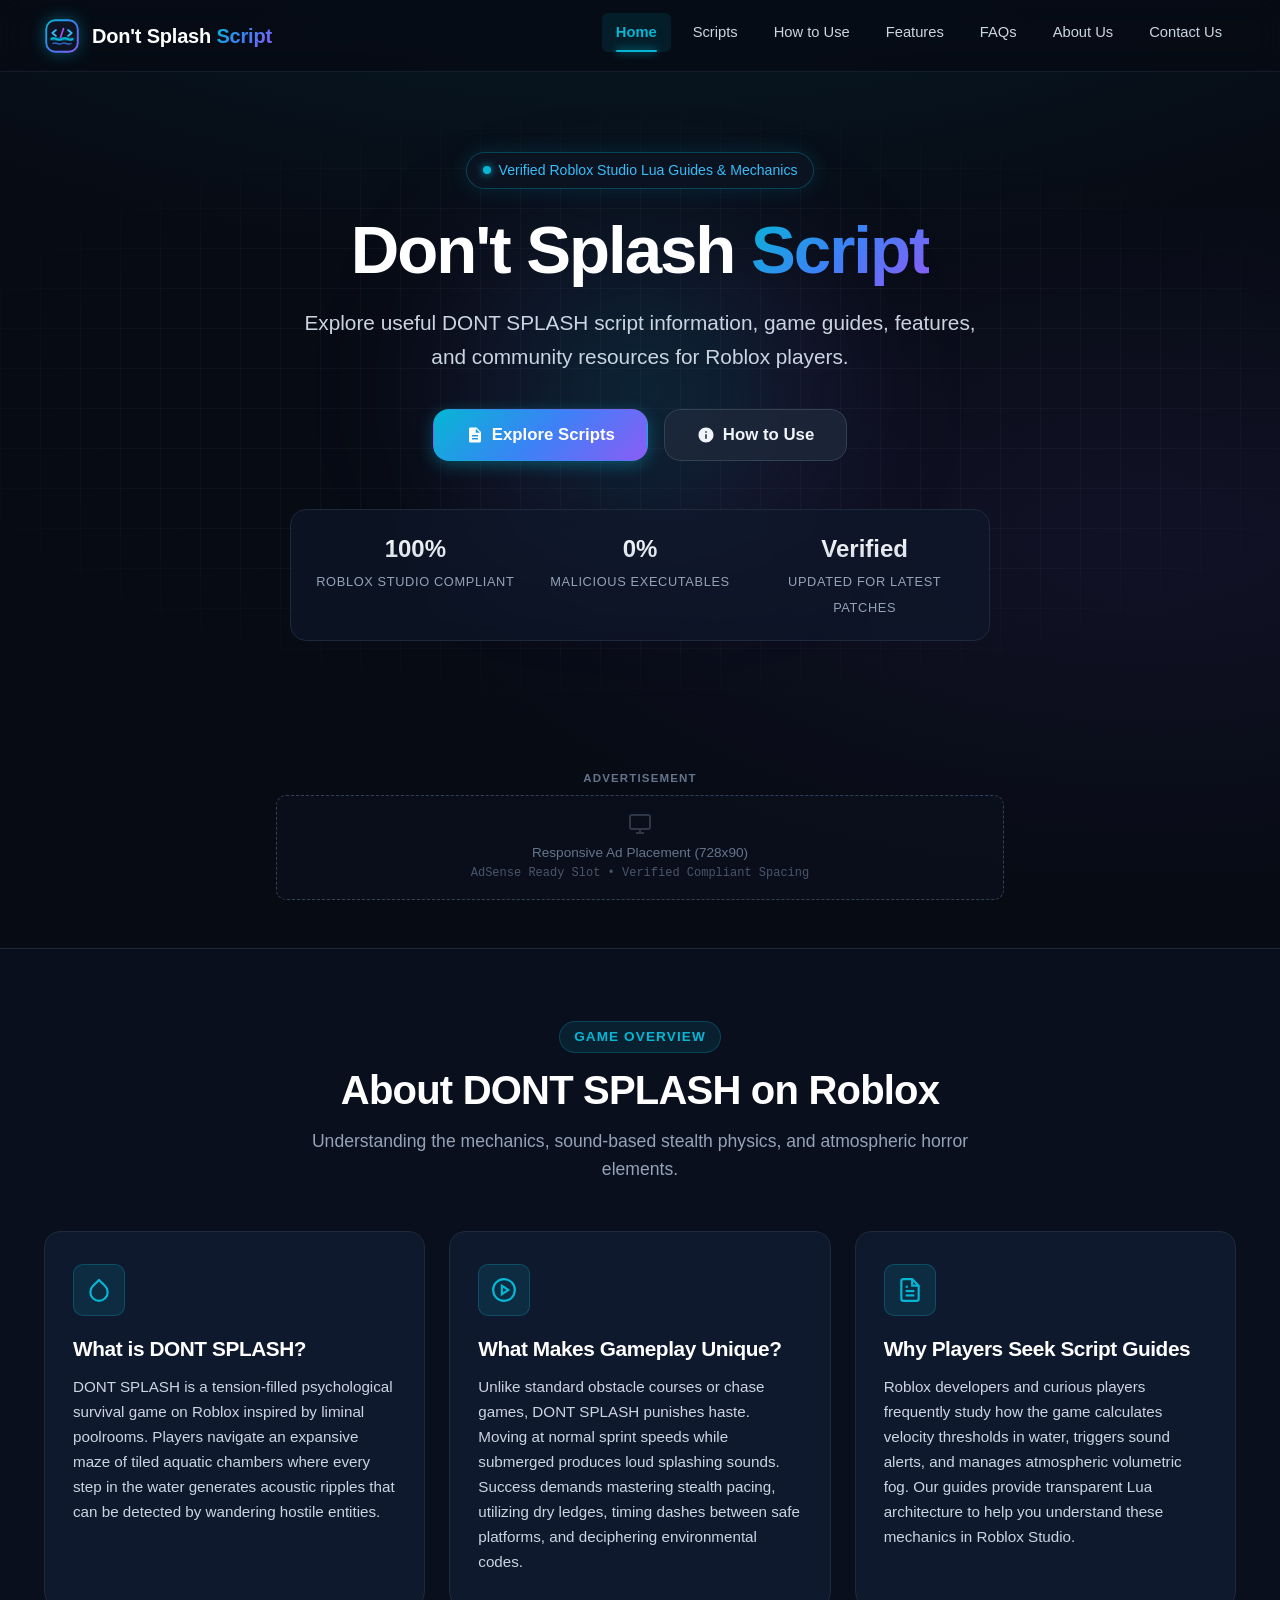
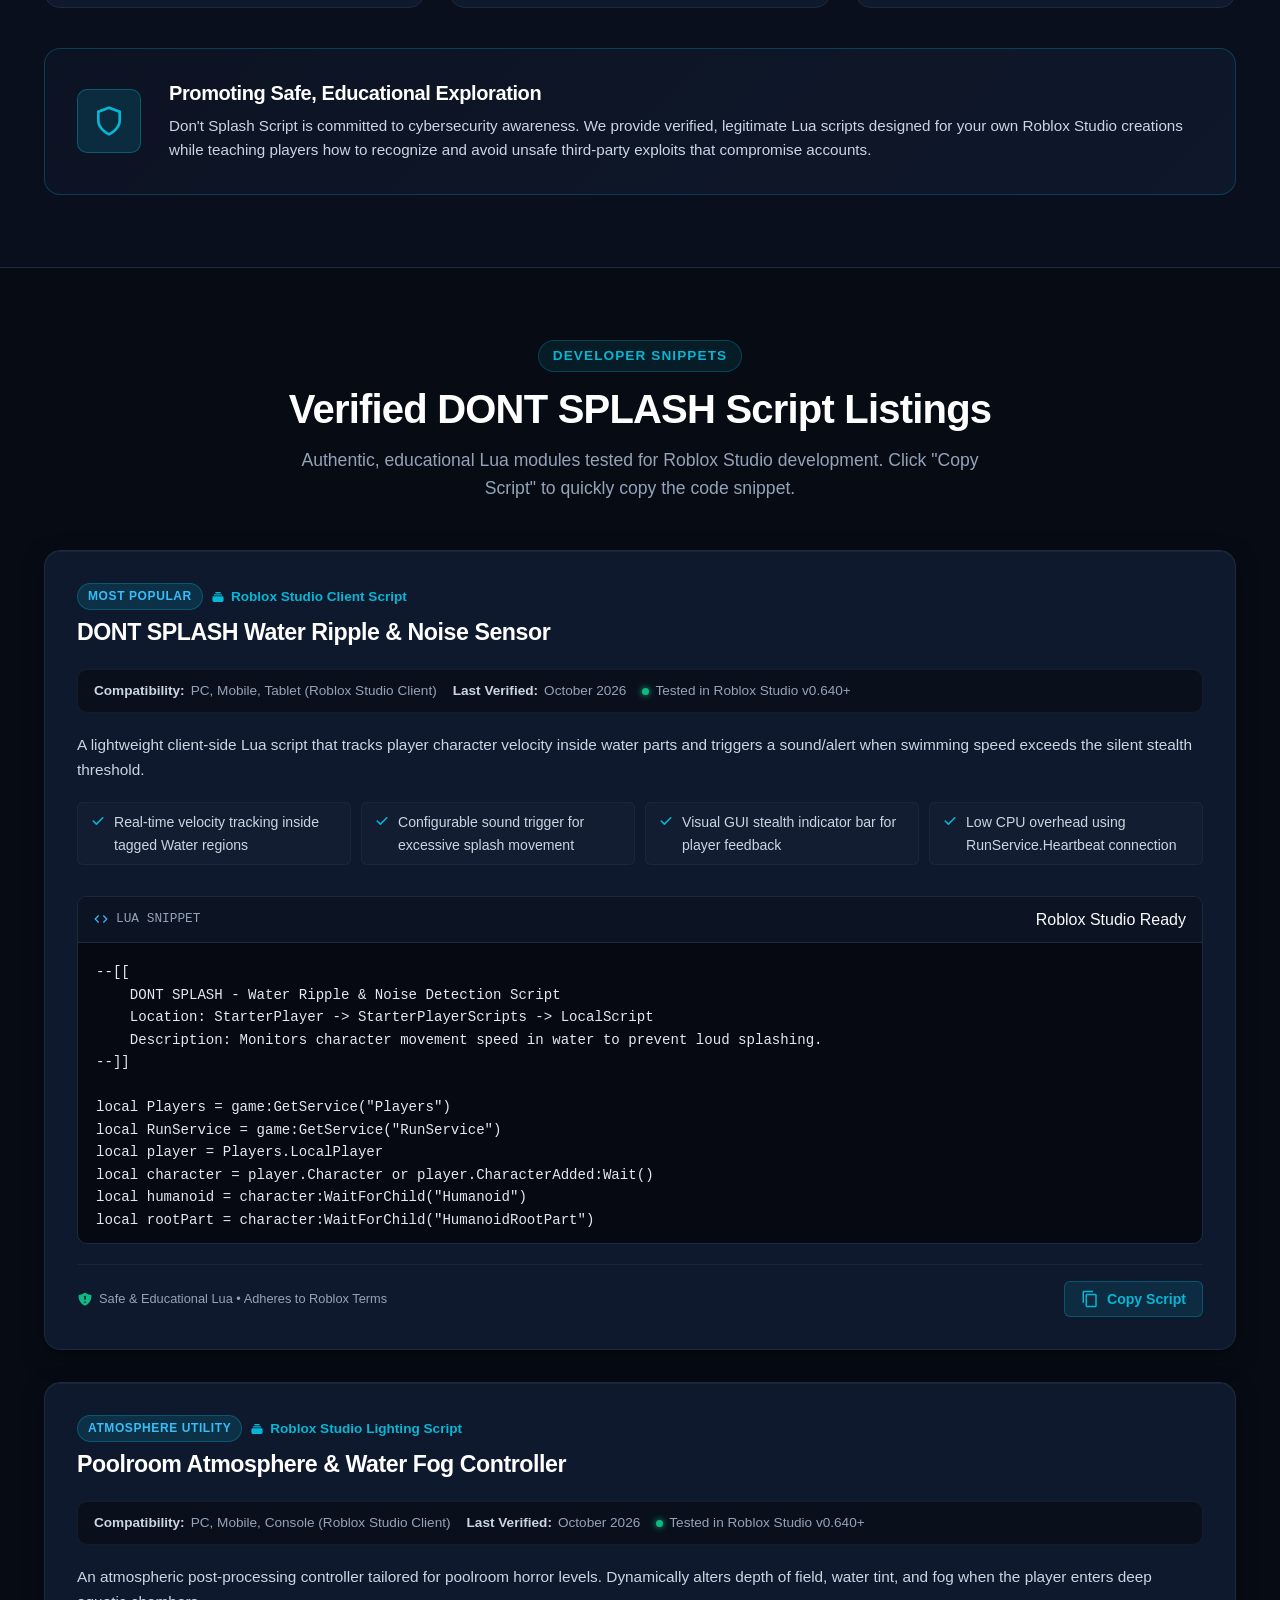
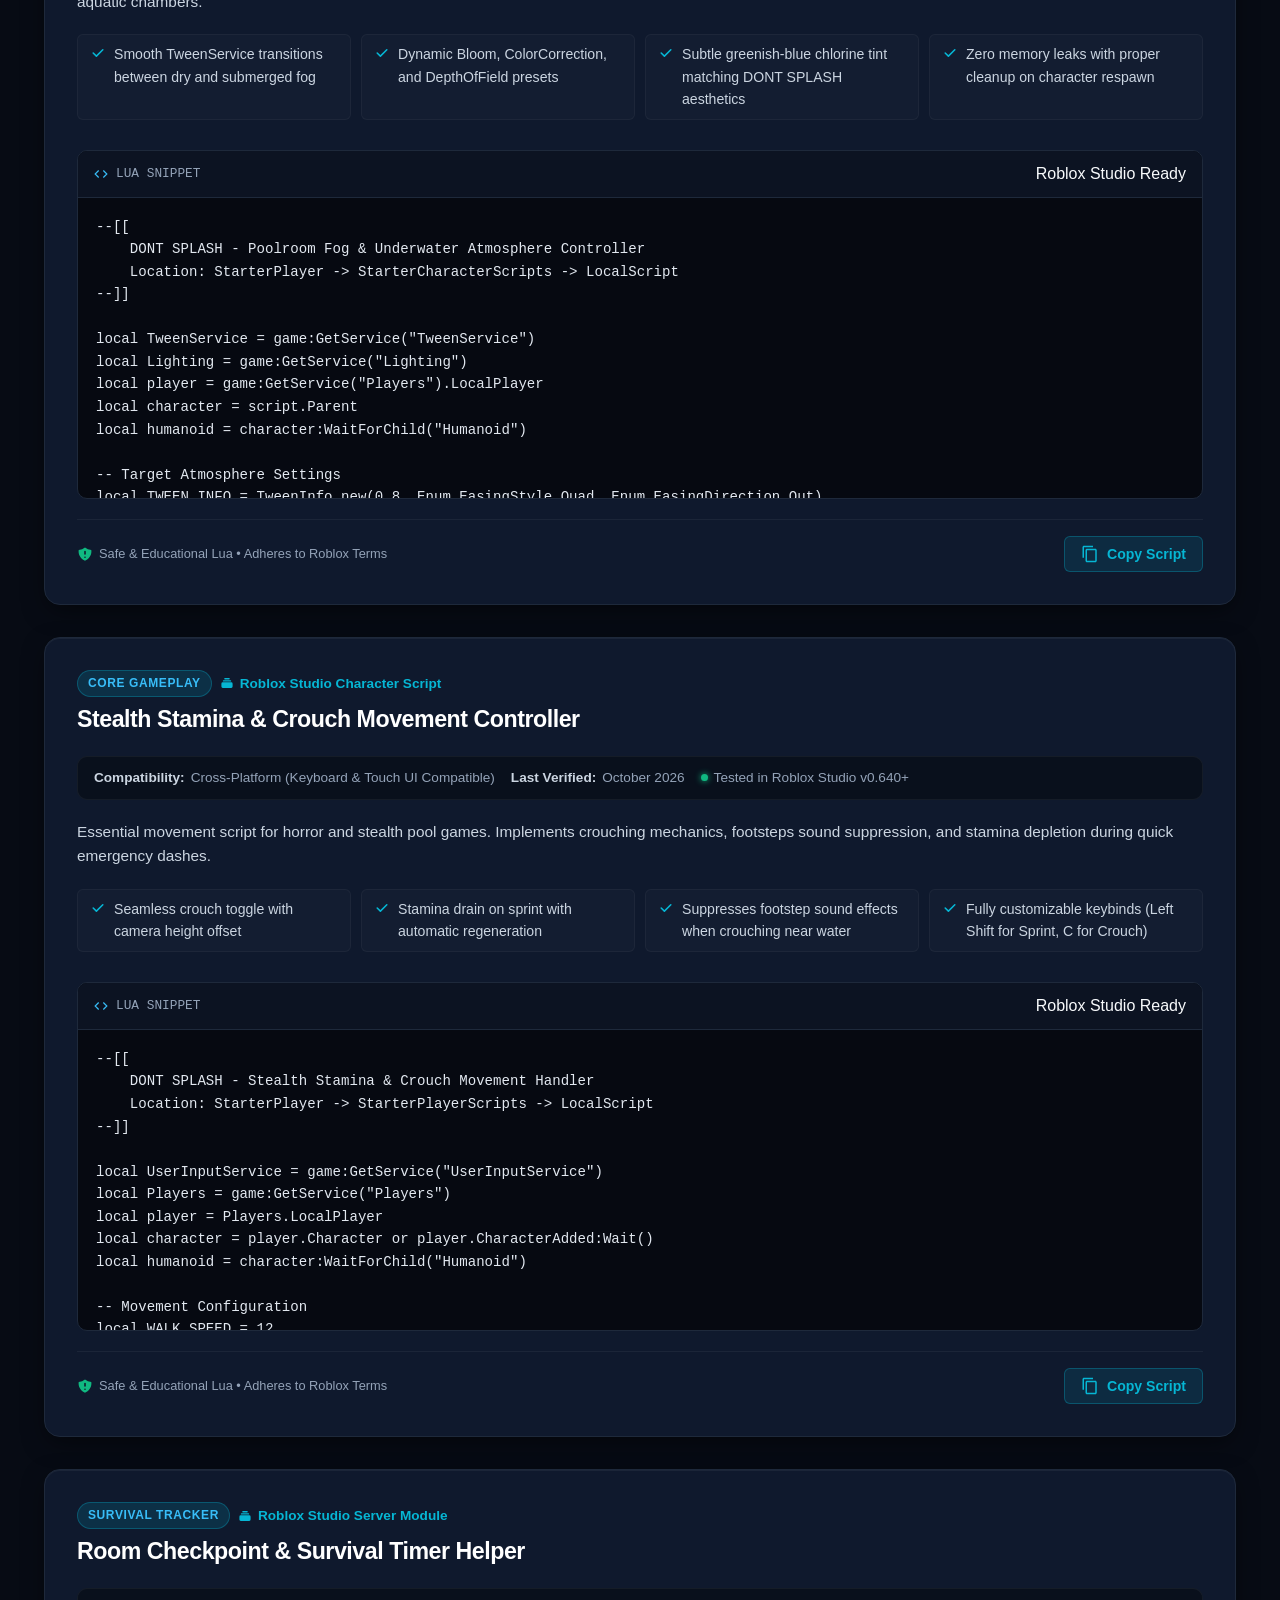
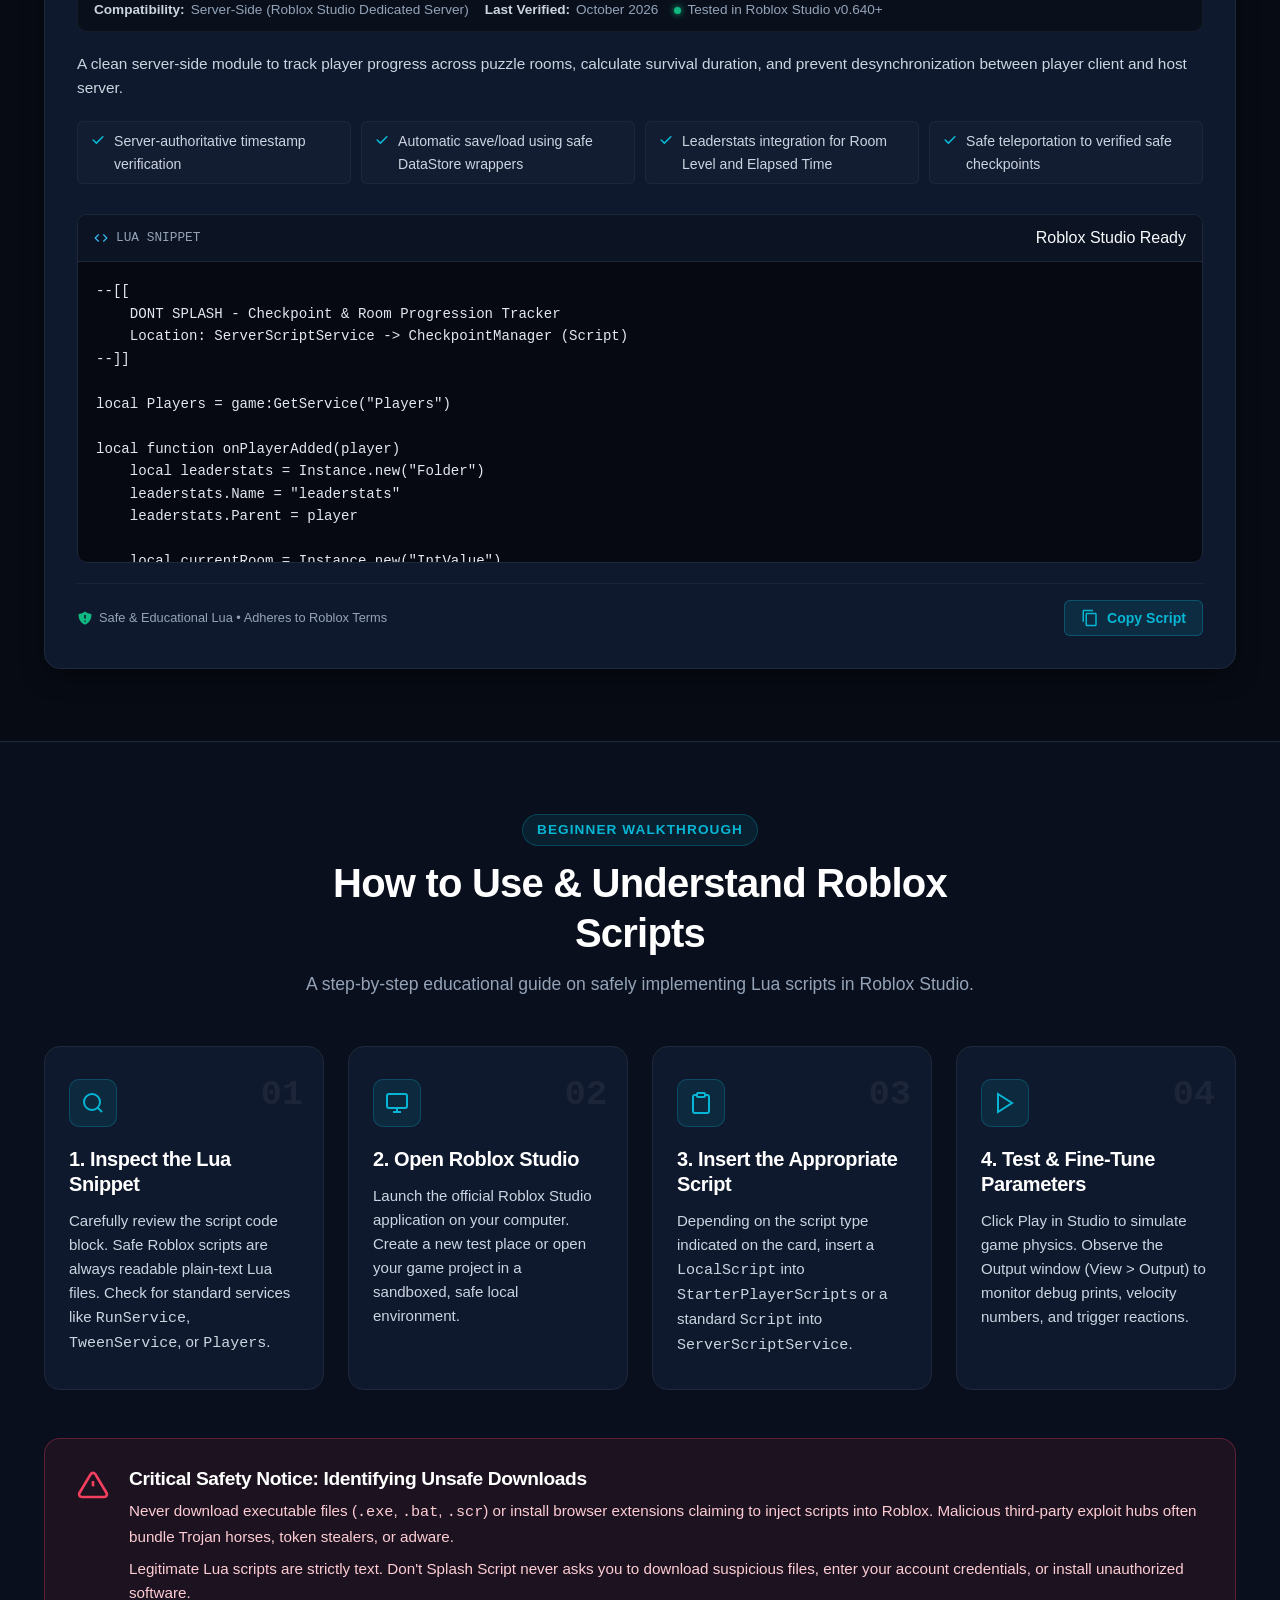
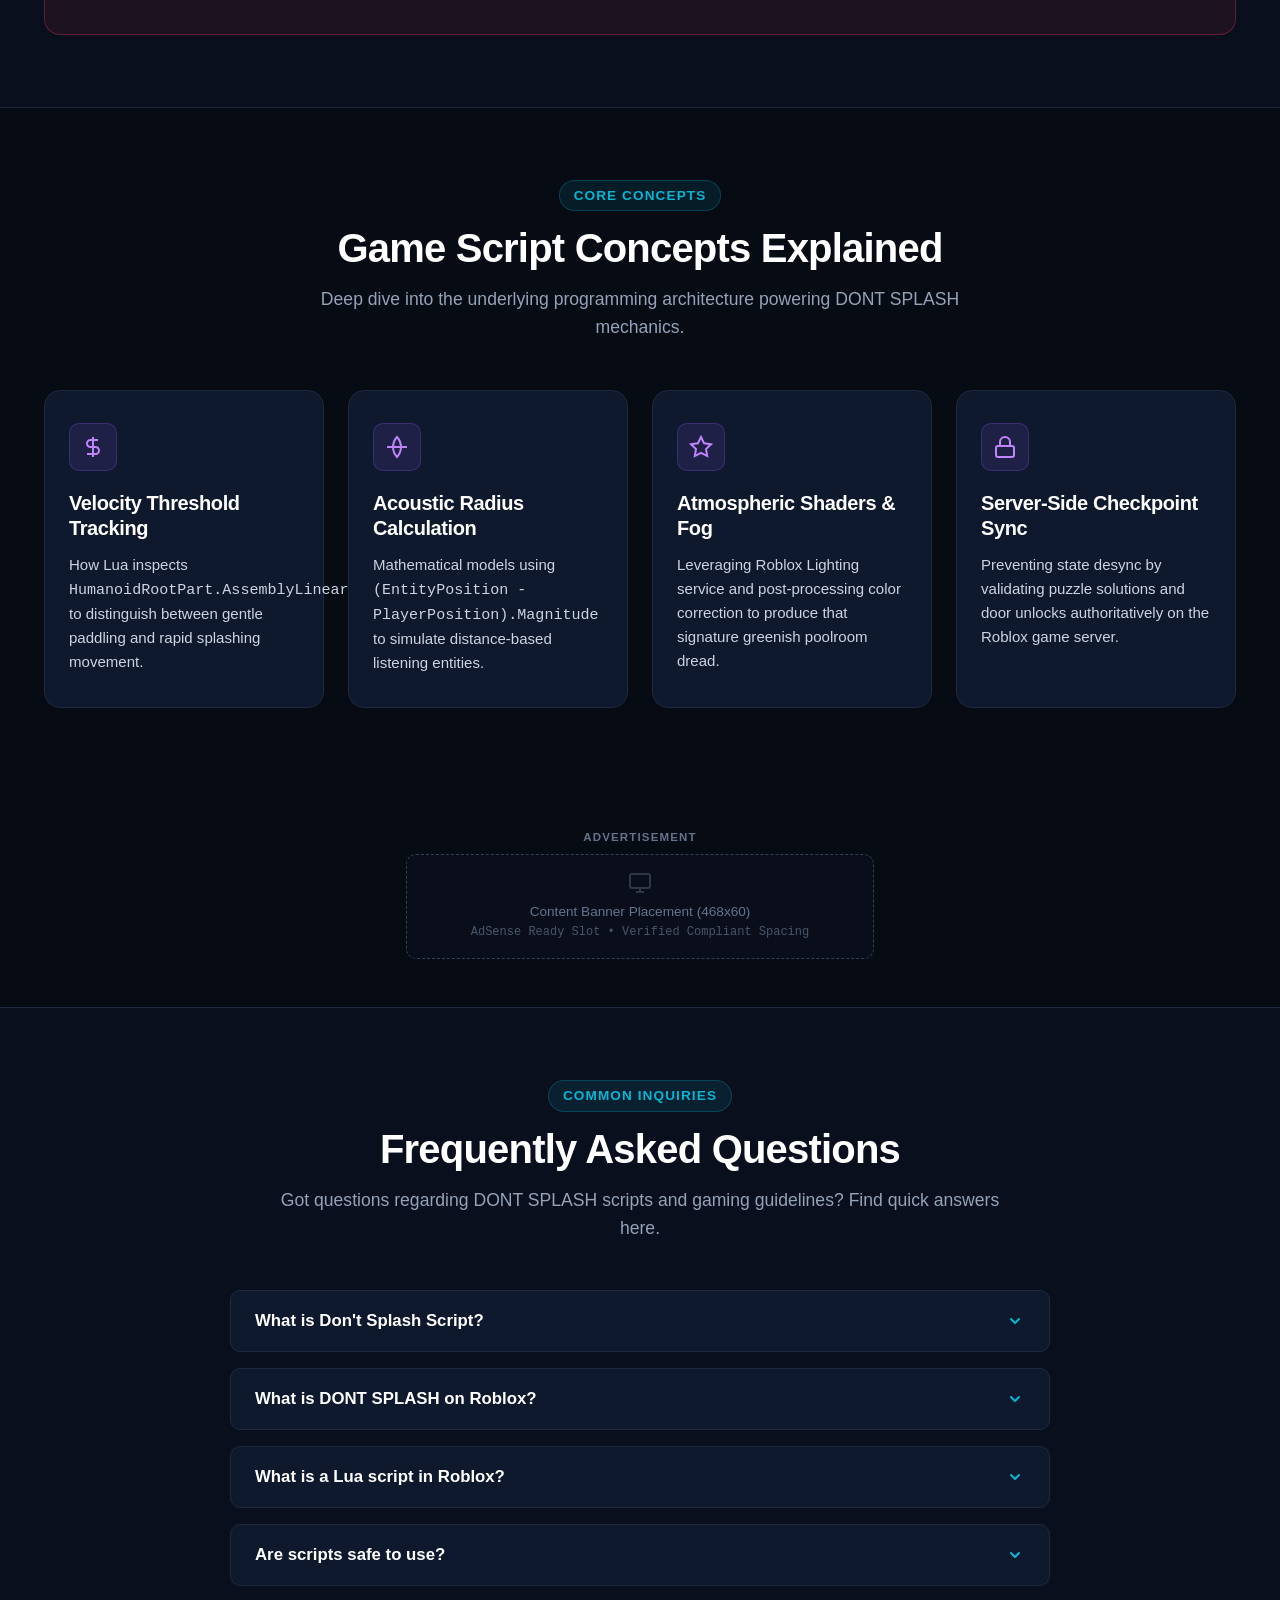
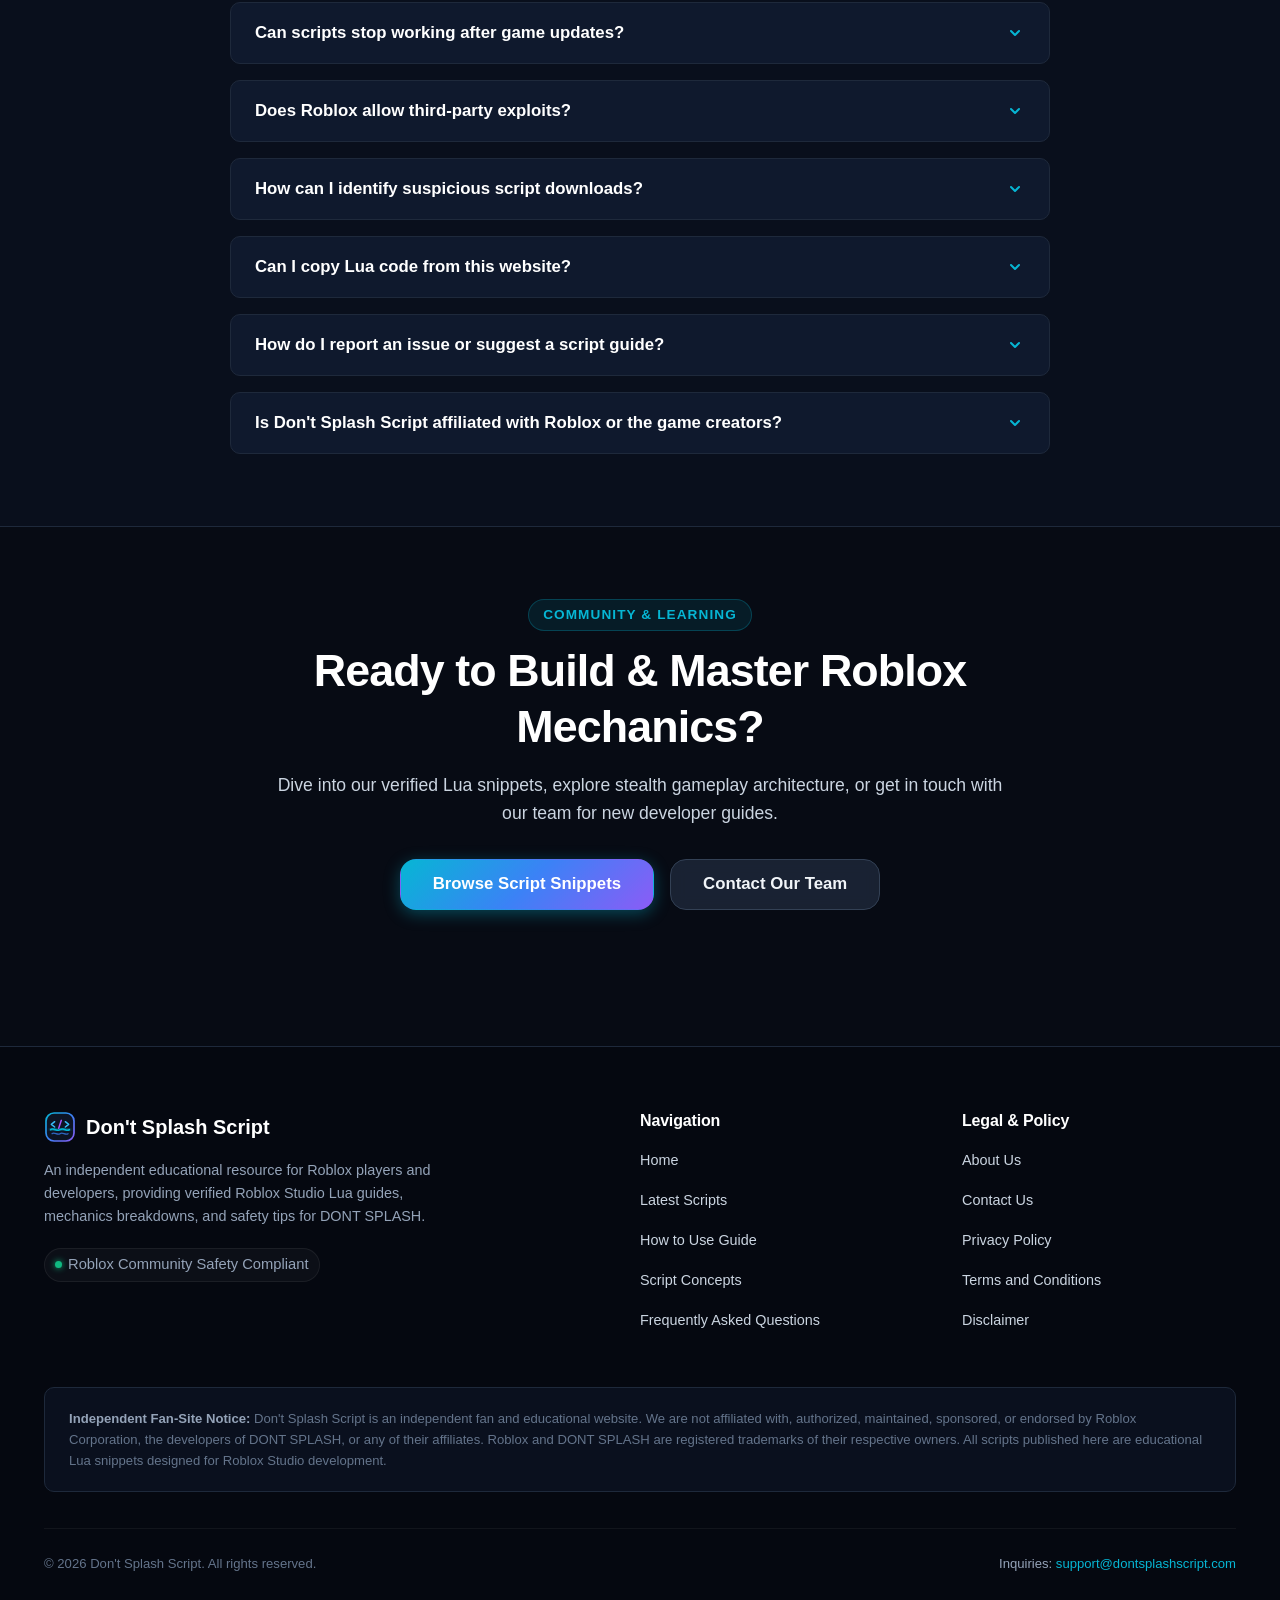
<file: index.html>
<!DOCTYPE html>
<html lang="en">
<head>
  <meta charset="UTF-8">
  <meta name="viewport" content="width=device-width, initial-scale=1.0">
  <title>Don't Splash Script - Roblox DONT SPLASH Guides, Lua Snippets &amp; Game Mechanics</title>
  <meta name="description" content="Explore verified DONT SPLASH script information, educational Roblox Studio Lua snippets, survival guides, stealth movement mechanics, and community resources.">
  <meta name="keywords" content="dont splash script, dont splash roblox, dont splash lua script, roblox studio water script, dont splash guide, poolrooms roblox script">
  <link rel="canonical" href="https://dontsplashscript.com/">
  <meta name="robots" content="index, follow">

  <!-- Open Graph / Facebook -->
  <meta property="og:type" content="website">
  <meta property="og:url" content="https://dontsplashscript.com/">
  <meta property="og:title" content="Don't Splash Script - Roblox DONT SPLASH Guides &amp; Lua Snippets">
  <meta property="og:description" content="Explore verified DONT SPLASH script information, educational Roblox Studio Lua snippets, survival guides, and stealth movement mechanics.">
  <meta property="og:image" content="https://dontsplashscript.com/assets/icons/logo.svg">

  <!-- Twitter Meta Tags -->
  <meta name="twitter:card" content="summary_large_image">
  <meta name="twitter:title" content="Don't Splash Script - Roblox DONT SPLASH Guides &amp; Lua Snippets">
  <meta name="twitter:description" content="Explore verified DONT SPLASH script information, educational Roblox Studio Lua snippets, survival guides, and stealth movement mechanics.">
  <meta name="twitter:image" content="https://dontsplashscript.com/assets/icons/logo.svg">
  <meta name="google-site-verification" content="ZAPUKT_ev-pnFbcTPOL2SZBBVnburGtAuX67m6EQxlw" />
  <!-- Favicon -->
  <link rel="icon" type="image/svg+xml" href="assets/icons/favicon.svg">

  <!-- Modular CSS Architecture -->
  <link rel="stylesheet" href="css/variables.css">
  <link rel="stylesheet" href="css/base.css">
  <link rel="stylesheet" href="css/components/buttons.css">
  <link rel="stylesheet" href="css/components/header.css">
  <link rel="stylesheet" href="css/components/hero.css">
  <link rel="stylesheet" href="css/components/about-game.css">
  <link rel="stylesheet" href="css/components/script-card.css">
  <link rel="stylesheet" href="css/components/how-to-use.css">
  <link rel="stylesheet" href="css/components/features.css">
  <link rel="stylesheet" href="css/components/faq.css">
  <link rel="stylesheet" href="css/components/ads.css">
  <link rel="stylesheet" href="css/components/toast.css">
  <link rel="stylesheet" href="css/components/footer.css">

  <!-- Structured Data (JSON-LD) -->
  <script type="application/ld+json">
  {
    "@context": "https://schema.org",
    "@graph": [
      {
        "@type": "WebSite",
        "@id": "https://dontsplashscript.com/#website",
        "url": "https://dontsplashscript.com/",
        "name": "Don't Splash Script",
        "description": "Educational Roblox Studio Lua scripts, gameplay guides, and community resources for DONT SPLASH.",
        "inLanguage": "en-US"
      },
      {
        "@type": "Organization",
        "@id": "https://dontsplashscript.com/#organization",
        "name": "Don't Splash Script",
        "url": "https://dontsplashscript.com/",
        "logo": "https://dontsplashscript.com/assets/icons/logo.svg"
      },
      {
        "@type": "FAQPage",
        "@id": "https://dontsplashscript.com/#faq",
        "mainEntity": [
          {
            "@type": "Question",
            "name": "What is Don't Splash Script?",
            "acceptedAnswer": {
              "@type": "Answer",
              "text": "Don't Splash Script is an independent educational gaming resource dedicated to Roblox's DONT SPLASH. We provide verified Roblox Studio Lua snippets, game guides, and safety tips."
            }
          },
          {
            "@type": "Question",
            "name": "What is DONT SPLASH on Roblox?",
            "acceptedAnswer": {
              "@type": "Answer",
              "text": "DONT SPLASH is a popular Roblox horror and stealth game set in eerie flooded poolrooms where players must avoid making water noise that attracts sound-sensitive creatures."
            }
          },
          {
            "@type": "Question",
            "name": "Can I copy Lua code from this website?",
            "acceptedAnswer": {
              "@type": "Answer",
              "text": "Yes, every script card has a working Copy Script button that copies the clean Lua snippet directly to your clipboard for educational Roblox Studio use."
            }
          }
        ]
      }
    ]
  }
  <script async src="https://www.googletagmanager.com/gtm.js?id=GTM-WR5KG52B"></script>
<script>
  window.dataLayer = window.dataLayer || [];
  function gtag(){dataLayer.push(arguments);}
  gtag('js', new Date());
</script>
  </script>
</head>
<body>
  <a href="#main-content" class="skip-link">Skip to main content</a>

  <!-- Header Component -->
  <header class="site-header" role="banner">
    <div class="container header-container">
      <a href="/" class="brand-link" aria-label="Don't Splash Script Homepage">
        <img src="assets/icons/logo.svg" alt="Don't Splash Script Logo" class="brand-logo-img">
        <span>Don't Splash <span class="brand-text-accent">Script</span></span>
      </a>

      <!-- Desktop & Mobile Navigation Component -->
      <nav class="site-nav" role="navigation" aria-label="Main Navigation">
        <button class="nav-toggle" aria-expanded="false" aria-label="Toggle navigation menu" type="button">
          <span class="nav-toggle-bar"></span>
          <span class="nav-toggle-bar"></span>
          <span class="nav-toggle-bar"></span>
        </button>

        <ul class="nav-menu">
          <li><a href="/" class="nav-link active" aria-current="page">Home</a></li>
          <li><a href="#scripts" class="nav-link">Scripts</a></li>
          <li><a href="#how-to-use" class="nav-link">How to Use</a></li>
          <li><a href="#features" class="nav-link">Features</a></li>
          <li><a href="#faqs" class="nav-link">FAQs</a></li>
          <li><a href="about/" class="nav-link">About Us</a></li>
          <li><a href="contact/" class="nav-link">Contact Us</a></li>
        </ul>
      </nav>
    </div>
  </header>

  <!-- Main Content Wrapper -->
  <main id="main-content" class="main-content">
    
    <!-- Hero Section -->
    <section class="hero-section" aria-labelledby="hero-heading">
      <div class="hero-backdrop" aria-hidden="true"></div>
      <div class="hero-glow-orb" aria-hidden="true"></div>
      <div class="container hero-content">
        <div class="hero-badge">
          <span class="hero-badge-dot" aria-hidden="true"></span>
          <span>Verified Roblox Studio Lua Guides &amp; Mechanics</span>
        </div>
        <h1 id="hero-heading" class="hero-title">
          Don't Splash <span class="hero-title-highlight">Script</span>
        </h1>
        <p class="hero-lead">
          Explore useful DONT SPLASH script information, game guides, features, and community resources for Roblox players.
        </p>
        <div class="hero-actions">
          <a href="#scripts" class="btn btn-primary btn-lg">
            <svg viewBox="0 0 24 24" width="20" height="20" fill="currentColor">
              <path d="M14 2H6c-1.1 0-1.99.9-1.99 2L4 20c0 1.1.89 2 1.99 2H18c1.1 0 2-.9 2-2V8l-6-6zm2 16H8v-2h8v2zm0-4H8v-2h8v2zm-3-5V3.5L18.5 9H13z"/>
            </svg>
            Explore Scripts
          </a>
          <a href="#how-to-use" class="btn btn-secondary btn-lg">
            <svg viewBox="0 0 24 24" width="20" height="20" fill="currentColor">
              <path d="M12 2C6.48 2 2 6.48 2 12s4.48 10 10 10 10-4.48 10-10S17.52 2 12 2zm1 15h-2v-6h2v6zm0-8h-2V7h2v2z"/>
            </svg>
            How to Use
          </a>
        </div>

        <!-- Quick Stats Overview -->
        <div class="hero-stats" role="region" aria-label="Quick Highlights">
          <div class="stat-item">
            <span class="stat-value">100%</span>
            <span class="stat-label">Roblox Studio Compliant</span>
          </div>
          <div class="stat-item">
            <span class="stat-value">0%</span>
            <span class="stat-label">Malicious Executables</span>
          </div>
          <div class="stat-item">
            <span class="stat-value">Verified</span>
            <span class="stat-label">Updated for Latest Patches</span>
          </div>
        </div>
      </div>
    </section>

    <!-- Top Compliant Advertisement Slot (Separated from buttons) -->
    <div class="container ad-safe-margin">
      <div class="ad-container" aria-label="Sponsored Space">
        <span class="ad-label">Advertisement</span>
        <div class="ad-slot-placeholder ad-slot-leaderboard">
          <svg viewBox="0 0 24 24" fill="none" stroke="currentColor" stroke-width="2">
            <rect x="2" y="3" width="20" height="14" rx="2" ry="2"></rect>
            <line x1="8" y1="21" x2="16" y2="21"></line>
            <line x1="12" y1="17" x2="12" y2="21"></line>
          </svg>
          <span>Responsive Ad Placement (728x90)</span>
        </div>
      </div>
    </div>

    <!-- Section: About the Game -->
    <section class="section section-alt" id="about-game" aria-labelledby="about-game-heading">
      <div class="container">
        <div class="section-header">
          <span class="section-tag">Game Overview</span>
          <h2 id="about-game-heading">About DONT SPLASH on Roblox</h2>
          <p class="section-subtitle">Understanding the mechanics, sound-based stealth physics, and atmospheric horror elements.</p>
        </div>

        <div class="about-game-grid">
          <div class="game-info-card">
            <div class="card-icon-wrapper">
              <svg viewBox="0 0 24 24" fill="none" stroke="currentColor" stroke-width="2">
                <path d="M12 2.69l5.66 5.66a8 8 0 1 1-11.31 0z"></path>
              </svg>
            </div>
            <h3>What is DONT SPLASH?</h3>
            <p>
              DONT SPLASH is a tension-filled psychological survival game on Roblox inspired by liminal poolrooms. Players navigate an expansive maze of tiled aquatic chambers where every step in the water generates acoustic ripples that can be detected by wandering hostile entities.
            </p>
          </div>

          <div class="game-info-card">
            <div class="card-icon-wrapper">
              <svg viewBox="0 0 24 24" fill="none" stroke="currentColor" stroke-width="2">
                <circle cx="12" cy="12" r="10"></circle>
                <polygon points="10 8 16 12 10 16 10 8"></polygon>
              </svg>
            </div>
            <h3>What Makes Gameplay Unique?</h3>
            <p>
              Unlike standard obstacle courses or chase games, DONT SPLASH punishes haste. Moving at normal sprint speeds while submerged produces loud splashing sounds. Success demands mastering stealth pacing, utilizing dry ledges, timing dashes between safe platforms, and deciphering environmental codes.
            </p>
          </div>

          <div class="game-info-card">
            <div class="card-icon-wrapper">
              <svg viewBox="0 0 24 24" fill="none" stroke="currentColor" stroke-width="2">
                <path d="M14 2H6a2 2 0 0 0-2 2v16a2 2 0 0 0 2 2h12a2 2 0 0 0 2-2V8z"></path>
                <polyline points="14 2 14 8 20 8"></polyline>
                <line x1="16" y1="13" x2="8" y2="13"></line>
                <line x1="16" y1="17" x2="8" y2="17"></line>
                <polyline points="10 9 9 9 8 9"></polyline>
              </svg>
            </div>
            <h3>Why Players Seek Script Guides</h3>
            <p>
              Roblox developers and curious players frequently study how the game calculates velocity thresholds in water, triggers sound alerts, and manages atmospheric volumetric fog. Our guides provide transparent Lua architecture to help you understand these mechanics in Roblox Studio.
            </p>
          </div>
        </div>

        <div class="gameplay-callout">
          <div class="callout-badge" aria-hidden="true">
            <svg viewBox="0 0 24 24" fill="none" stroke="currentColor" stroke-width="2">
              <path d="M12 22s8-4 8-10V5l-8-3-8 3v7c0 6 8 10 8 10z"></path>
            </svg>
          </div>
          <div class="callout-content">
            <h4>Promoting Safe, Educational Exploration</h4>
            <p>
              Don't Splash Script is committed to cybersecurity awareness. We provide verified, legitimate Lua scripts designed for your own Roblox Studio creations while teaching players how to recognize and avoid unsafe third-party exploits that compromise accounts.
            </p>
          </div>
        </div>
      </div>
    </section>

    <!-- Section: Latest Script Listings -->
    <section class="section" id="scripts" aria-labelledby="scripts-heading">
      <div class="container">
        <div class="section-header">
          <span class="section-tag">Developer Snippets</span>
          <h2 id="scripts-heading">Verified DONT SPLASH Script Listings</h2>
          <p class="section-subtitle">
            Authentic, educational Lua modules tested for Roblox Studio development. Click "Copy Script" to quickly copy the code snippet.
          </p>
        </div>

        <!-- Dynamic Container for Script Cards -->
        <div class="scripts-grid" id="scripts-list-container">
          <!-- Populated by js/components/script-card.js using data/scripts.js -->
          <noscript>
            <div class="game-info-card">
              <h3>JavaScript is Required</h3>
              <p>Please enable JavaScript to view interactive script listings and copy Lua snippets to your clipboard.</p>
            </div>
          </noscript>
        </div>
      </div>
    </section>

    <!-- Section: How to Use Guide -->
    <section class="section section-alt" id="how-to-use" aria-labelledby="how-to-use-heading">
      <div class="container">
        <div class="section-header">
          <span class="section-tag">Beginner Walkthrough</span>
          <h2 id="how-to-use-heading">How to Use &amp; Understand Roblox Scripts</h2>
          <p class="section-subtitle">A step-by-step educational guide on safely implementing Lua scripts in Roblox Studio.</p>
        </div>

        <div class="guide-steps-grid">
          <div class="guide-step-card">
            <span class="step-number" aria-hidden="true">01</span>
            <div class="step-icon-box">
              <svg viewBox="0 0 24 24" fill="none" stroke="currentColor" stroke-width="2">
                <circle cx="11" cy="11" r="8"></circle>
                <line x1="21" y1="21" x2="16.65" y2="16.65"></line>
              </svg>
            </div>
            <h3>1. Inspect the Lua Snippet</h3>
            <p>
              Carefully review the script code block. Safe Roblox scripts are always readable plain-text Lua files. Check for standard services like <code>RunService</code>, <code>TweenService</code>, or <code>Players</code>.
            </p>
          </div>

          <div class="guide-step-card">
            <span class="step-number" aria-hidden="true">02</span>
            <div class="step-icon-box">
              <svg viewBox="0 0 24 24" fill="none" stroke="currentColor" stroke-width="2">
                <rect x="2" y="3" width="20" height="14" rx="2" ry="2"></rect>
                <line x1="8" y1="21" x2="16" y2="21"></line>
                <line x1="12" y1="17" x2="12" y2="21"></line>
              </svg>
            </div>
            <h3>2. Open Roblox Studio</h3>
            <p>
              Launch the official Roblox Studio application on your computer. Create a new test place or open your game project in a sandboxed, safe local environment.
            </p>
          </div>

          <div class="guide-step-card">
            <span class="step-number" aria-hidden="true">03</span>
            <div class="step-icon-box">
              <svg viewBox="0 0 24 24" fill="none" stroke="currentColor" stroke-width="2">
                <path d="M16 4h2a2 2 0 0 1 2 2v14a2 2 0 0 1-2 2H6a2 2 0 0 1-2-2V6a2 2 0 0 1 2-2h2"></path>
                <rect x="8" y="2" width="8" height="4" rx="1" ry="1"></rect>
              </svg>
            </div>
            <h3>3. Insert the Appropriate Script</h3>
            <p>
              Depending on the script type indicated on the card, insert a <code>LocalScript</code> into <code>StarterPlayerScripts</code> or a standard <code>Script</code> into <code>ServerScriptService</code>.
            </p>
          </div>

          <div class="guide-step-card">
            <span class="step-number" aria-hidden="true">04</span>
            <div class="step-icon-box">
              <svg viewBox="0 0 24 24" fill="none" stroke="currentColor" stroke-width="2">
                <polygon points="5 3 19 12 5 21 5 3"></polygon>
              </svg>
            </div>
            <h3>4. Test &amp; Fine-Tune Parameters</h3>
            <p>
              Click Play in Studio to simulate game physics. Observe the Output window (View &gt; Output) to monitor debug prints, velocity numbers, and trigger reactions.
            </p>
          </div>
        </div>

        <!-- Safety Warning Box -->
        <div class="safety-warning-box">
          <svg class="warning-icon" viewBox="0 0 24 24" fill="none" stroke="currentColor" stroke-width="2" aria-hidden="true">
            <path d="M10.29 3.86L1.82 18a2 2 0 0 0 1.71 3h16.94a2 2 0 0 0 1.71-3L13.71 3.86a2 2 0 0 0-3.42 0z"></path>
            <line x1="12" y1="9" x2="12" y2="13"></line>
            <line x1="12" y1="17" x2="12.01" y2="17"></line>
          </svg>
          <div class="warning-content">
            <h4>Critical Safety Notice: Identifying Unsafe Downloads</h4>
            <p>
              Never download executable files (<code>.exe</code>, <code>.bat</code>, <code>.scr</code>) or install browser extensions claiming to inject scripts into Roblox. Malicious third-party exploit hubs often bundle Trojan horses, token stealers, or adware.
            </p>
            <p>
              Legitimate Lua scripts are strictly text. Don't Splash Script never asks you to download suspicious files, enter your account credentials, or install unauthorized software.
            </p>
          </div>
        </div>
      </div>
    </section>

    <!-- Section: Script Features -->
    <section class="section" id="features" aria-labelledby="features-heading">
      <div class="container">
        <div class="section-header">
          <span class="section-tag">Core Concepts</span>
          <h2 id="features-heading">Game Script Concepts Explained</h2>
          <p class="section-subtitle">Deep dive into the underlying programming architecture powering DONT SPLASH mechanics.</p>
        </div>

        <div class="features-grid">
          <div class="feature-concept-card">
            <div class="feature-icon-badge">
              <svg viewBox="0 0 24 24" fill="none" stroke="currentColor" stroke-width="2">
                <path d="M12 2v20M17 5H9.5a3.5 3.5 0 0 0 0 7h5a3.5 3.5 0 0 1 0 7H6"/>
              </svg>
            </div>
            <h3>Velocity Threshold Tracking</h3>
            <p>
              How Lua inspects <code>HumanoidRootPart.AssemblyLinearVelocity</code> to distinguish between gentle paddling and rapid splashing movement.
            </p>
          </div>

          <div class="feature-concept-card">
            <div class="feature-icon-badge">
              <svg viewBox="0 0 24 24" fill="none" stroke="currentColor" stroke-width="2">
                <path d="M2 12h20M12 2a15.3 15.3 0 0 1 4 10 15.3 15.3 0 0 1-4 10 15.3 15.3 0 0 1-4-10 15.3 15.3 0 0 1 4-10z"></path>
              </svg>
            </div>
            <h3>Acoustic Radius Calculation</h3>
            <p>
              Mathematical models using <code>(EntityPosition - PlayerPosition).Magnitude</code> to simulate distance-based listening entities.
            </p>
          </div>

          <div class="feature-concept-card">
            <div class="feature-icon-badge">
              <svg viewBox="0 0 24 24" fill="none" stroke="currentColor" stroke-width="2">
                <polygon points="12 2 15.09 8.26 22 9.27 17 14.14 18.18 21.02 12 17.77 5.82 21.02 7 14.14 2 9.27 8.91 8.26 12 2"></polygon>
              </svg>
            </div>
            <h3>Atmospheric Shaders &amp; Fog</h3>
            <p>
              Leveraging Roblox Lighting service and post-processing color correction to produce that signature greenish poolroom dread.
            </p>
          </div>

          <div class="feature-concept-card">
            <div class="feature-icon-badge">
              <svg viewBox="0 0 24 24" fill="none" stroke="currentColor" stroke-width="2">
                <rect x="3" y="11" width="18" height="11" rx="2" ry="2"></rect>
                <path d="M7 11V7a5 5 0 0 1 10 0v4"></path>
              </svg>
            </div>
            <h3>Server-Side Checkpoint Sync</h3>
            <p>
              Preventing state desync by validating puzzle solutions and door unlocks authoritatively on the Roblox game server.
            </p>
          </div>
        </div>
      </div>
    </section>

    <!-- Compliant Mid-Page Ad Slot (Well separated from interactive copy buttons) -->
    <div class="container ad-safe-margin">
      <div class="ad-container" aria-label="Sponsored Space">
        <span class="ad-label">Advertisement</span>
        <div class="ad-slot-placeholder ad-slot-banner">
          <svg viewBox="0 0 24 24" fill="none" stroke="currentColor" stroke-width="2">
            <rect x="2" y="3" width="20" height="14" rx="2" ry="2"></rect>
            <line x1="8" y1="21" x2="16" y2="21"></line>
            <line x1="12" y1="17" x2="12" y2="21"></line>
          </svg>
          <span>Content Banner Placement (468x60)</span>
        </div>
      </div>
    </div>

    <!-- Section: Frequently Asked Questions -->
    <section class="section section-alt" id="faqs" aria-labelledby="faqs-heading">
      <div class="container">
        <div class="section-header">
          <span class="section-tag">Common Inquiries</span>
          <h2 id="faqs-heading">Frequently Asked Questions</h2>
          <p class="section-subtitle">Got questions regarding DONT SPLASH scripts and gaming guidelines? Find quick answers here.</p>
        </div>

        <div class="faq-list" id="faq-accordion-container">
          <!-- Populated by js/components/faq.js using data/faqs.js -->
        </div>
      </div>
    </section>

    <!-- Final Call to Action Section -->
    <section class="section cta-section" aria-labelledby="cta-heading">
      <div class="container" style="text-align: center; max-width: 780px;">
        <span class="section-tag">Community &amp; Learning</span>
        <h2 id="cta-heading" style="font-size: clamp(2rem, 4vw, 2.8rem); margin-bottom: 16px;">
          Ready to Build &amp; Master Roblox Mechanics?
        </h2>
        <p style="color: var(--text-secondary); font-size: 1.1rem; margin-bottom: 32px;">
          Dive into our verified Lua snippets, explore stealth gameplay architecture, or get in touch with our team for new developer guides.
        </p>
        <div style="display: flex; gap: 16px; justify-content: center; flex-wrap: wrap;">
          <a href="#scripts" class="btn btn-primary btn-lg">Browse Script Snippets</a>
          <a href="/contact/" class="btn btn-secondary btn-lg">Contact Our Team</a>
        </div>
      </div>
    </section>

  </main>

  <!-- Footer Component -->
  <footer class="site-footer" role="contentinfo">
    <div class="container">
      <div class="footer-top-grid">
        <div class="footer-brand-col">
          <a href="/" class="footer-brand-header">
            <img src="assets/icons/logo.svg" alt="Don't Splash Script Logo">
            <span>Don't Splash Script</span>
          </a>
          <p class="footer-desc">
            An independent educational resource for Roblox players and developers, providing verified Roblox Studio Lua guides, mechanics breakdowns, and safety tips for DONT SPLASH.
          </p>
          <div class="footer-meta-pill">
            <span class="meta-status-dot"></span>
            <span>Roblox Community Safety Compliant</span>
          </div>
        </div>

        <div class="footer-nav-col">
          <h4>Navigation</h4>
          <ul class="footer-nav-list">
            <li><a href="/">Home</a></li>
            <li><a href="#scripts">Latest Scripts</a></li>
            <li><a href="#how-to-use">How to Use Guide</a></li>
            <li><a href="#features">Script Concepts</a></li>
            <li><a href="#faqs">Frequently Asked Questions</a></li>
          </ul>
        </div>

        <div class="footer-nav-col">
          <h4>Legal &amp; Policy</h4>
          <ul class="footer-nav-list">
            <li><a href="about/">About Us</a></li>
            <li><a href="contact/">Contact Us</a></li>
            <li><a href="privacy-policy/">Privacy Policy</a></li>
            <li><a href="terms-and-conditions/">Terms and Conditions</a></li>
            <li><a href="disclaimer/">Disclaimer</a></li>
          </ul>
        </div>
      </div>

      <!-- Independent Fan-Site Disclaimer -->
      <div class="footer-disclaimer-box">
        <strong>Independent Fan-Site Notice:</strong> Don't Splash Script is an independent fan and educational website. We are not affiliated with, authorized, maintained, sponsored, or endorsed by Roblox Corporation, the developers of DONT SPLASH, or any of their affiliates. Roblox and DONT SPLASH are registered trademarks of their respective owners. All scripts published here are educational Lua snippets designed for Roblox Studio development.
      </div>

      <div class="footer-bottom-bar">
        <div class="footer-copyright">
          &copy; <span class="dynamic-year">2026</span> Don't Splash Script. All rights reserved.
        </div>
        <div class="footer-contact-link">
          Inquiries: <a href="mailto:support@dontsplashscript.com" data-config="contactEmail">support@dontsplashscript.com</a>
        </div>
      </div>
    </div>
  </footer>

  <!-- Modular JavaScript Architecture -->
  <script src="js/config.js"></script>
  <script src="data/scripts.js"></script>
  <script src="data/faqs.js"></script>
  <script src="js/components/toast.js"></script>
  <script src="js/components/navbar.js"></script>
  <script src="js/components/script-card.js"></script>
  <script src="js/components/faq.js"></script>
  <script src="js/components/ads.js"></script>
  <script src="js/main.js"></script>
</body>
</html>
</file>
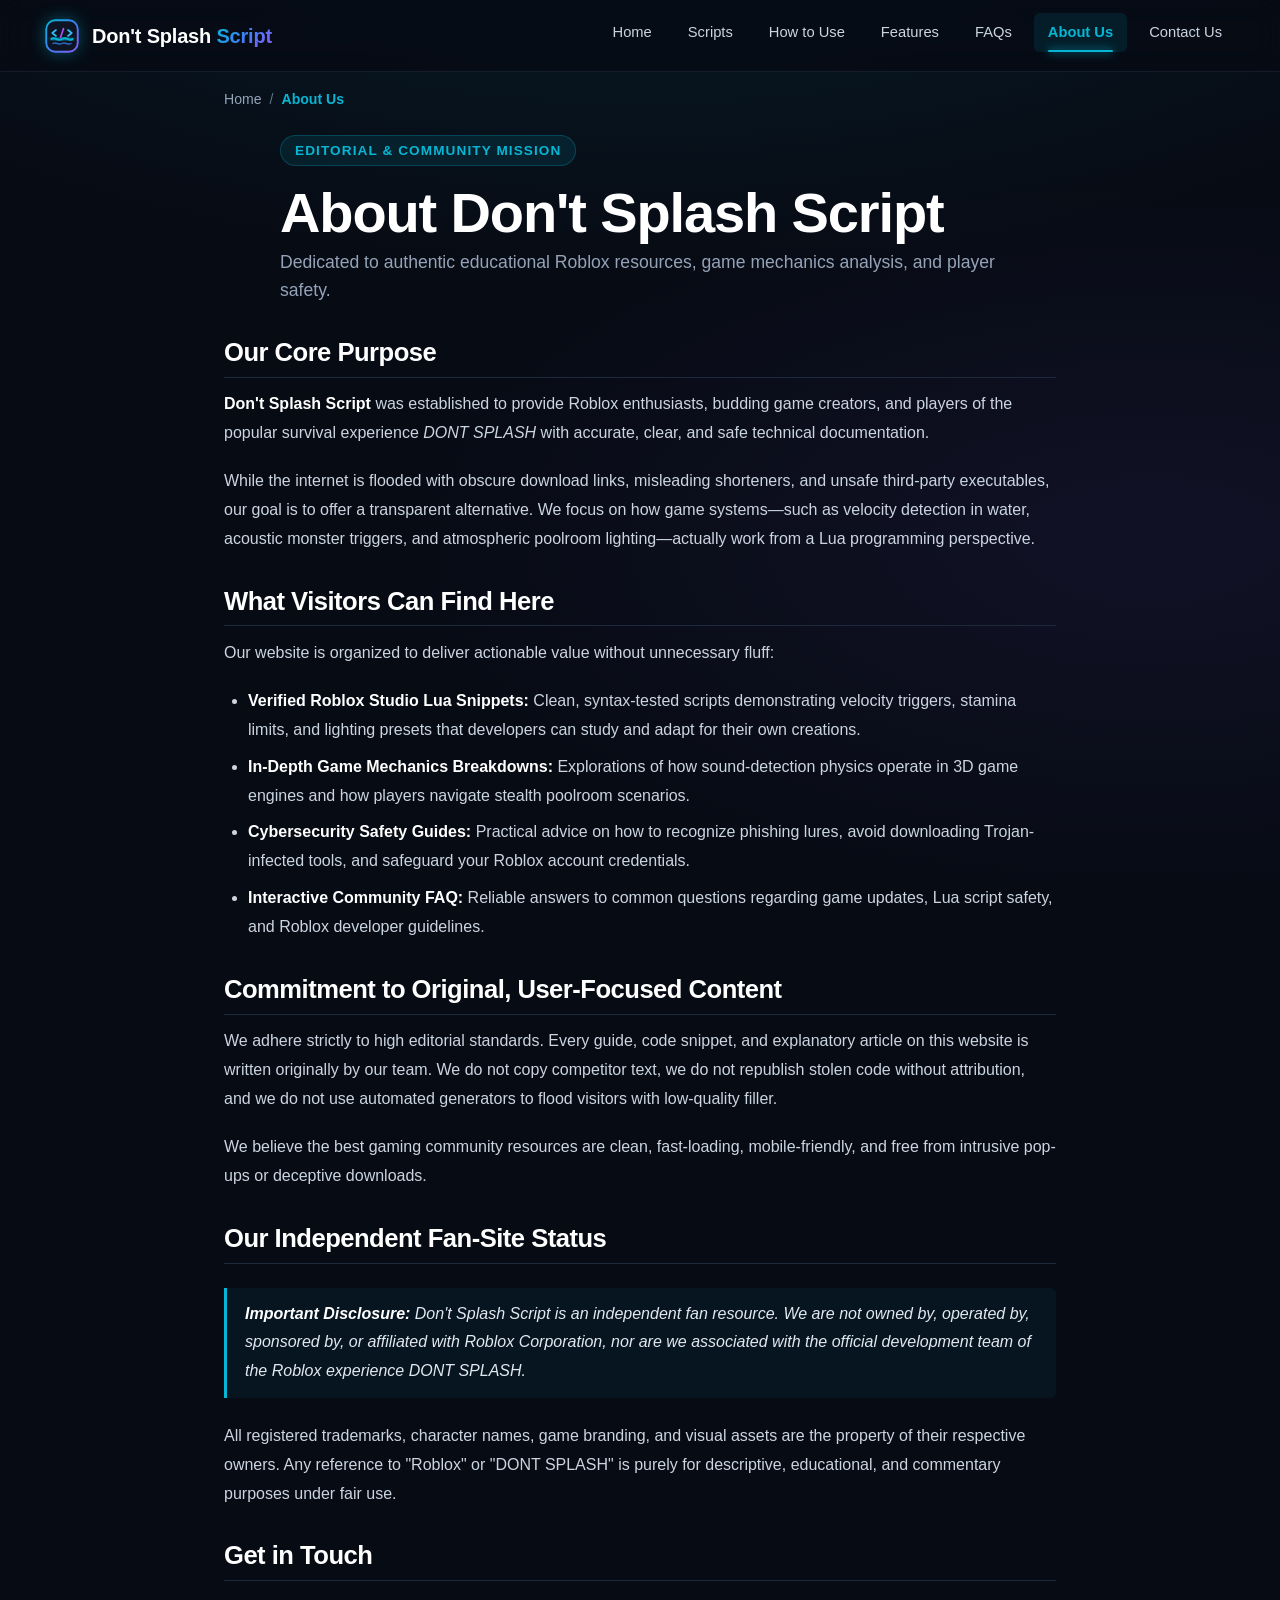
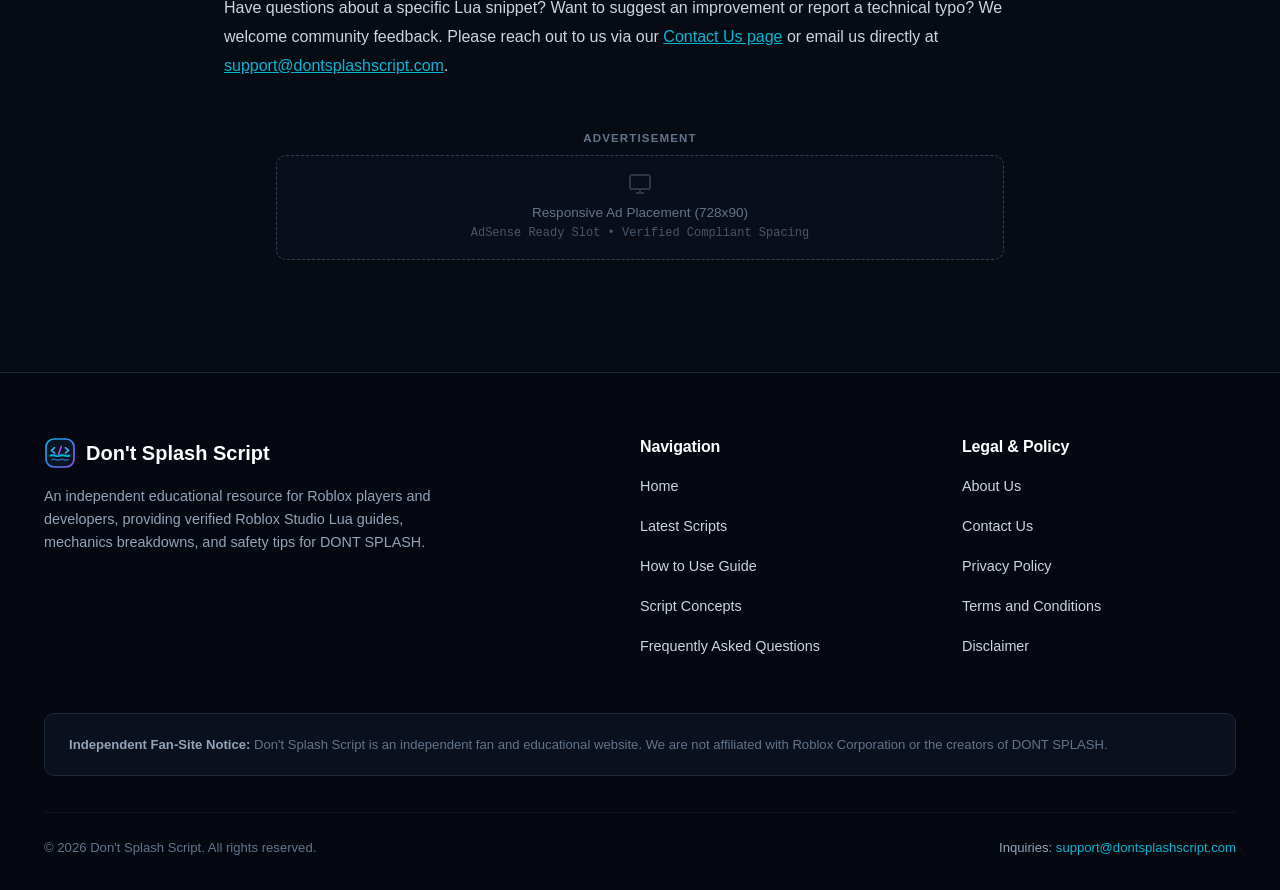
<file: about/index.html>
<!DOCTYPE html>
<html lang="en">
<head>
  <meta charset="UTF-8">
  <meta name="viewport" content="width=device-width, initial-scale=1.0">
  <title>About Us - Don't Splash Script</title>
  <meta name="description" content="Learn about the purpose, mission, and independent fan-site status of Don't Splash Script, dedicated to providing educational Roblox Studio Lua scripts and DONT SPLASH guides.">
  <link rel="canonical" href="https://dontsplashscript.com/about/">
  <meta name="robots" content="index, follow">

  <!-- Open Graph -->
  <meta property="og:type" content="article">
  <meta property="og:url" content="https://dontsplashscript.com/about/">
  <meta property="og:title" content="About Us - Don't Splash Script">
  <meta property="og:description" content="Discover the mission, editorial standards, and educational Roblox Studio resources of Don't Splash Script.">
  <meta property="og:image" content="https://dontsplashscript.com/assets/icons/logo.svg">

  <link rel="icon" type="image/svg+xml" href="../assets/icons/favicon.svg">

  <!-- Modular CSS Architecture -->
  <link rel="stylesheet" href="../css/variables.css">
  <link rel="stylesheet" href="../css/base.css">
  <link rel="stylesheet" href="../css/components/buttons.css">
  <link rel="stylesheet" href="../css/components/header.css">
  <link rel="stylesheet" href="../css/components/ads.css">
  <link rel="stylesheet" href="../css/components/toast.css">
  <link rel="stylesheet" href="../css/components/footer.css">
</head>
<body>
  <a href="#main-content" class="skip-link">Skip to main content</a>

  <!-- Header Component -->
  <header class="site-header" role="banner">
    <div class="container header-container">
      <a href="../" class="brand-link" aria-label="Don't Splash Script Homepage">
        <img src="../assets/icons/logo.svg" alt="Don't Splash Script Logo" class="brand-logo-img">
        <span>Don't Splash <span class="brand-text-accent">Script</span></span>
      </a>

      <nav class="site-nav" role="navigation" aria-label="Main Navigation">
        <button class="nav-toggle" aria-expanded="false" aria-label="Toggle navigation menu" type="button">
          <span class="nav-toggle-bar"></span>
          <span class="nav-toggle-bar"></span>
          <span class="nav-toggle-bar"></span>
        </button>

        <ul class="nav-menu">
          <li><a href="../" class="nav-link">Home</a></li>
          <li><a href="../#scripts" class="nav-link">Scripts</a></li>
          <li><a href="../#how-to-use" class="nav-link">How to Use</a></li>
          <li><a href="../#features" class="nav-link">Features</a></li>
          <li><a href="../#faqs" class="nav-link">FAQs</a></li>
          <li><a href="../about/" class="nav-link active" aria-current="page">About Us</a></li>
          <li><a href="../contact/" class="nav-link">Contact Us</a></li>
        </ul>
      </nav>
    </div>
  </header>

  <main id="main-content" class="main-content">
    <div class="container container-narrow">
      
      <!-- Breadcrumbs -->
      <nav aria-label="Breadcrumb">
        <ol class="breadcrumbs">
          <li><a href="../">Home</a></li>
          <li aria-current="page">About Us</li>
        </ol>
      </nav>

      <header class="section-header" style="text-align: left; margin-bottom: 32px;">
        <span class="section-tag">Editorial &amp; Community Mission</span>
        <h1>About Don't Splash Script</h1>
        <p class="section-subtitle">Dedicated to authentic educational Roblox resources, game mechanics analysis, and player safety.</p>
      </header>

      <article class="prose">
        <h2>Our Core Purpose</h2>
        <p>
          <strong>Don't Splash Script</strong> was established to provide Roblox enthusiasts, budding game creators, and players of the popular survival experience <em>DONT SPLASH</em> with accurate, clear, and safe technical documentation.
        </p>
        <p>
          While the internet is flooded with obscure download links, misleading shorteners, and unsafe third-party executables, our goal is to offer a transparent alternative. We focus on how game systems—such as velocity detection in water, acoustic monster triggers, and atmospheric poolroom lighting—actually work from a Lua programming perspective.
        </p>

        <h2>What Visitors Can Find Here</h2>
        <p>Our website is organized to deliver actionable value without unnecessary fluff:</p>
        <ul>
          <li><strong>Verified Roblox Studio Lua Snippets:</strong> Clean, syntax-tested scripts demonstrating velocity triggers, stamina limits, and lighting presets that developers can study and adapt for their own creations.</li>
          <li><strong>In-Depth Game Mechanics Breakdowns:</strong> Explorations of how sound-detection physics operate in 3D game engines and how players navigate stealth poolroom scenarios.</li>
          <li><strong>Cybersecurity Safety Guides:</strong> Practical advice on how to recognize phishing lures, avoid downloading Trojan-infected tools, and safeguard your Roblox account credentials.</li>
          <li><strong>Interactive Community FAQ:</strong> Reliable answers to common questions regarding game updates, Lua script safety, and Roblox developer guidelines.</li>
        </ul>

        <h2>Commitment to Original, User-Focused Content</h2>
        <p>
          We adhere strictly to high editorial standards. Every guide, code snippet, and explanatory article on this website is written originally by our team. We do not copy competitor text, we do not republish stolen code without attribution, and we do not use automated generators to flood visitors with low-quality filler.
        </p>
        <p>
          We believe the best gaming community resources are clean, fast-loading, mobile-friendly, and free from intrusive pop-ups or deceptive downloads.
        </p>

        <h2>Our Independent Fan-Site Status</h2>
        <blockquote>
          <strong>Important Disclosure:</strong> Don't Splash Script is an independent fan resource. We are not owned by, operated by, sponsored by, or affiliated with Roblox Corporation, nor are we associated with the official development team of the Roblox experience DONT SPLASH.
        </blockquote>
        <p>
          All registered trademarks, character names, game branding, and visual assets are the property of their respective owners. Any reference to "Roblox" or "DONT SPLASH" is purely for descriptive, educational, and commentary purposes under fair use.
        </p>

        <h2>Get in Touch</h2>
        <p>
          Have questions about a specific Lua snippet? Want to suggest an improvement or report a technical typo? We welcome community feedback. Please reach out to us via our <a href="/contact/">Contact Us page</a> or email us directly at <a href="mailto:support@dontsplashscript.com" data-config="contactEmail">support@dontsplashscript.com</a>.
        </p>
      </article>

      <!-- Compliant Ad Slot at Bottom of Article -->
      <div class="ad-safe-margin">
        <div class="ad-container" aria-label="Sponsored Space">
          <span class="ad-label">Advertisement</span>
          <div class="ad-slot-placeholder ad-slot-leaderboard">
            <svg viewBox="0 0 24 24" fill="none" stroke="currentColor" stroke-width="2">
              <rect x="2" y="3" width="20" height="14" rx="2" ry="2"></rect>
              <line x1="8" y1="21" x2="16" y2="21"></line>
              <line x1="12" y1="17" x2="12" y2="21"></line>
            </svg>
            <span>Responsive Ad Placement (728x90)</span>
          </div>
        </div>
      </div>

    </div>
  </main>

  <!-- Footer Component -->
  <footer class="site-footer" role="contentinfo">
    <div class="container">
      <div class="footer-top-grid">
        <div class="footer-brand-col">
          <a href="../" class="footer-brand-header">
            <img src="../assets/icons/logo.svg" alt="Don't Splash Script Logo">
            <span>Don't Splash Script</span>
          </a>
          <p class="footer-desc">
            An independent educational resource for Roblox players and developers, providing verified Roblox Studio Lua guides, mechanics breakdowns, and safety tips for DONT SPLASH.
          </p>
        </div>

        <div class="footer-nav-col">
          <h4>Navigation</h4>
          <ul class="footer-nav-list">
            <li><a href="../">Home</a></li>
            <li><a href="../#scripts">Latest Scripts</a></li>
            <li><a href="../#how-to-use">How to Use Guide</a></li>
            <li><a href="../#features">Script Concepts</a></li>
            <li><a href="../#faqs">Frequently Asked Questions</a></li>
          </ul>
        </div>

        <div class="footer-nav-col">
          <h4>Legal &amp; Policy</h4>
          <ul class="footer-nav-list">
            <li><a href="../about/">About Us</a></li>
            <li><a href="../contact/">Contact Us</a></li>
            <li><a href="../privacy-policy/">Privacy Policy</a></li>
            <li><a href="../terms-and-conditions/">Terms and Conditions</a></li>
            <li><a href="../disclaimer/">Disclaimer</a></li>
          </ul>
        </div>
      </div>

      <div class="footer-disclaimer-box">
        <strong>Independent Fan-Site Notice:</strong> Don't Splash Script is an independent fan and educational website. We are not affiliated with Roblox Corporation or the creators of DONT SPLASH.
      </div>

      <div class="footer-bottom-bar">
        <div class="footer-copyright">
          &copy; <span class="dynamic-year">2026</span> Don't Splash Script. All rights reserved.
        </div>
        <div class="footer-contact-link">
          Inquiries: <a href="mailto:support@dontsplashscript.com" data-config="contactEmail">support@dontsplashscript.com</a>
        </div>
      </div>
    </div>
  </footer>

  <script src="../js/config.js"></script>
  <script src="../js/components/toast.js"></script>
  <script src="../js/components/navbar.js"></script>
  <script src="../js/components/ads.js"></script>
  <script src="../js/main.js"></script>
</body>
</html>
</file>
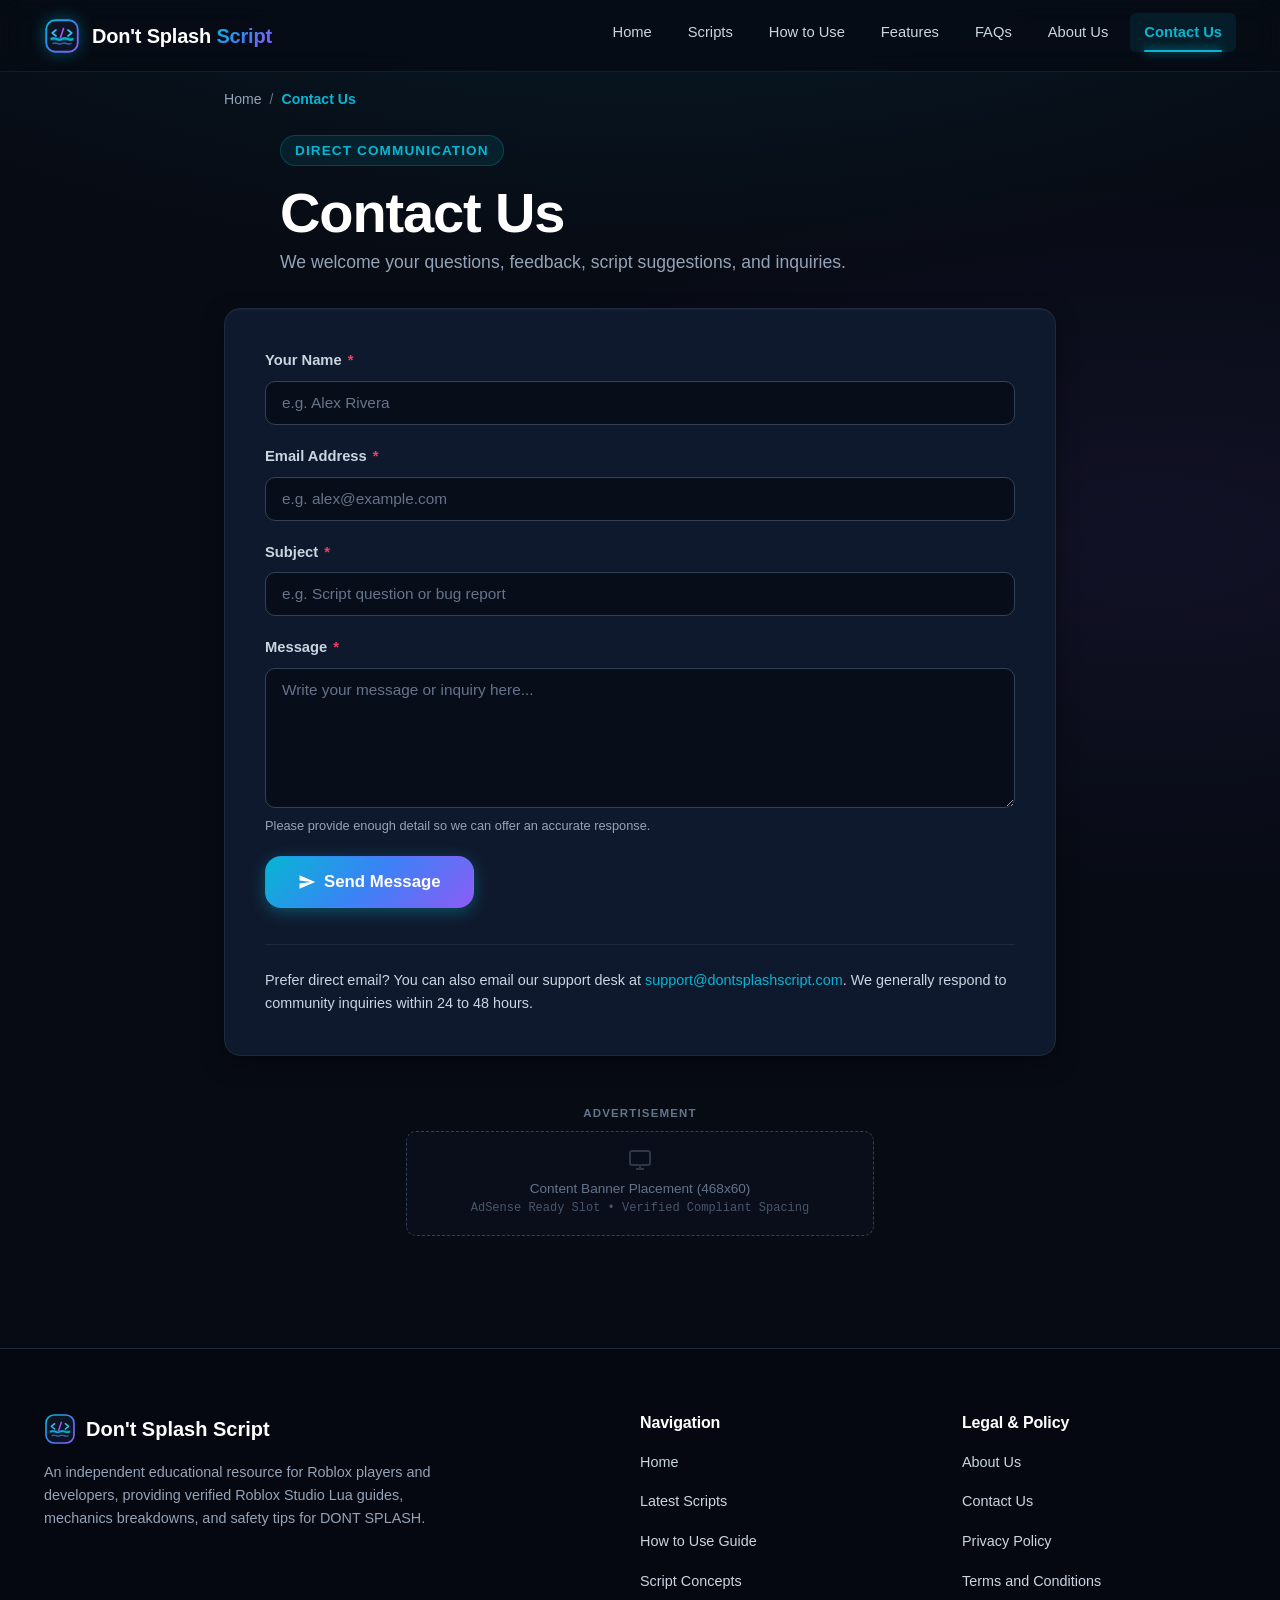
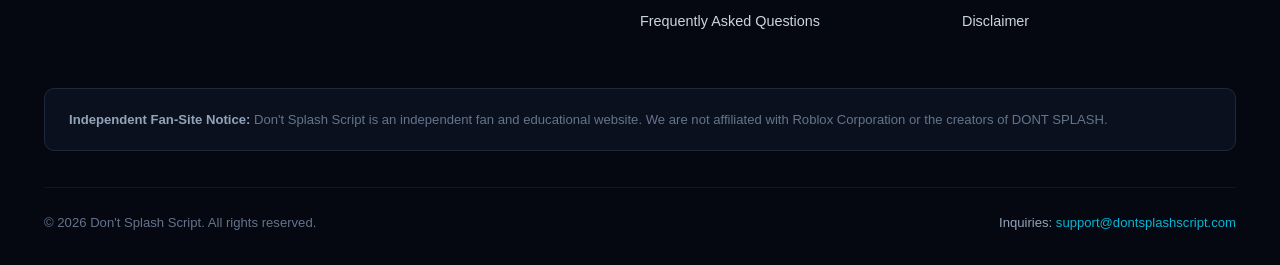
<file: contact/index.html>
<!DOCTYPE html>
<html lang="en">
<head>
  <meta charset="UTF-8">
  <meta name="viewport" content="width=device-width, initial-scale=1.0">
  <title>Contact Us - Don't Splash Script</title>
  <meta name="description" content="Get in touch with the Don't Splash Script team for developer inquiries, feedback, corrections, or questions about our educational Roblox Studio Lua guides.">
  <link rel="canonical" href="https://dontsplashscript.com/contact/">
  <meta name="robots" content="index, follow">

  <!-- Open Graph -->
  <meta property="og:type" content="website">
  <meta property="og:url" content="https://dontsplashscript.com/contact/">
  <meta property="og:title" content="Contact Us - Don't Splash Script">
  <meta property="og:description" content="Reach out to the Don't Splash Script team for inquiries, script feedback, and Roblox developer questions.">
  <meta property="og:image" content="https://dontsplashscript.com/assets/icons/logo.svg">

  <link rel="icon" type="image/svg+xml" href="../assets/icons/favicon.svg">

  <!-- Modular CSS Architecture -->
  <link rel="stylesheet" href="../css/variables.css">
  <link rel="stylesheet" href="../css/base.css">
  <link rel="stylesheet" href="../css/components/buttons.css">
  <link rel="stylesheet" href="../css/components/header.css">
  <link rel="stylesheet" href="../css/components/forms.css">
  <link rel="stylesheet" href="../css/components/ads.css">
  <link rel="stylesheet" href="../css/components/toast.css">
  <link rel="stylesheet" href="../css/components/footer.css">
</head>
<body>
  <a href="#main-content" class="skip-link">Skip to main content</a>

  <!-- Header Component -->
  <header class="site-header" role="banner">
    <div class="container header-container">
      <a href="../" class="brand-link" aria-label="Don't Splash Script Homepage">
        <img src="../assets/icons/logo.svg" alt="Don't Splash Script Logo" class="brand-logo-img">
        <span>Don't Splash <span class="brand-text-accent">Script</span></span>
      </a>

      <nav class="site-nav" role="navigation" aria-label="Main Navigation">
        <button class="nav-toggle" aria-expanded="false" aria-label="Toggle navigation menu" type="button">
          <span class="nav-toggle-bar"></span>
          <span class="nav-toggle-bar"></span>
          <span class="nav-toggle-bar"></span>
        </button>

        <ul class="nav-menu">
          <li><a href="../" class="nav-link">Home</a></li>
          <li><a href="../#scripts" class="nav-link">Scripts</a></li>
          <li><a href="../#how-to-use" class="nav-link">How to Use</a></li>
          <li><a href="../#features" class="nav-link">Features</a></li>
          <li><a href="../#faqs" class="nav-link">FAQs</a></li>
          <li><a href="../about/" class="nav-link">About Us</a></li>
          <li><a href="../contact/" class="nav-link active" aria-current="page">Contact Us</a></li>
        </ul>
      </nav>
    </div>
  </header>

  <main id="main-content" class="main-content">
    <div class="container container-narrow">
      
      <!-- Breadcrumbs -->
      <nav aria-label="Breadcrumb">
        <ol class="breadcrumbs">
          <li><a href="../">Home</a></li>
          <li aria-current="page">Contact Us</li>
        </ol>
      </nav>

      <header class="section-header" style="text-align: left; margin-bottom: 32px;">
        <span class="section-tag">Direct Communication</span>
        <h1>Contact Us</h1>
        <p class="section-subtitle">We welcome your questions, feedback, script suggestions, and inquiries.</p>
      </header>

      <div class="contact-card">
        <!-- Submission Status Alerts -->
        <div id="form-success-alert" class="form-alert success" role="alert" style="display: none; margin-bottom: 24px;">
          <svg viewBox="0 0 20 20" width="20" height="20" fill="currentColor">
            <path fill-rule="evenodd" d="M10 18a8 8 0 100-16 8 8 0 000 16zm3.707-9.293a1 1 0 00-1.414-1.414L9 10.586 7.707 9.293a1 1 0 00-1.414 1.414l2 2a1 1 0 001.414 0l4-4z" clip-rule="evenodd"/>
          </svg>
          <div>
            <strong>Message Received!</strong> Thank you for contacting Don't Splash Script. Our team will review your message promptly.
          </div>
        </div>

        <div id="form-error-alert" class="form-alert error" role="alert" style="display: none; margin-bottom: 24px;">
          <svg viewBox="0 0 20 20" width="20" height="20" fill="currentColor">
            <path fill-rule="evenodd" d="M18 10a8 8 0 11-16 0 8 8 0 0116 0zm-7 4a1 1 0 11-2 0 1 1 0 012 0zm-1-9a1 1 0 00-1 1v4a1 1 0 102 0V6a1 1 0 00-1-1z" clip-rule="evenodd"/>
          </svg>
          <div>
            <strong>Please check your submission:</strong> Kindly fill in all required fields accurately before submitting.
          </div>
        </div>

        <!-- Contact Form -->
        <form id="contact-form" class="contact-form">
  <input type="hidden" name="access_key" value="9ddb1dbe-7ade-4407-a9b7-d4cd9ff8026a">
          
          <!-- Honeypot Bot Trap (Invisible to real users) -->
          <div class="form-bot-trap" aria-hidden="true">
            <label for="bot-field">Do not fill this field if you are human</label>
            <input type="text" id="bot-field" name="bot_trap_field" tabindex="-1" autocomplete="off">
          </div>

          <!-- Name Field -->
          <div class="form-group">
            <label for="contact-name" class="form-label">
              Your Name <span class="required-star">*</span>
            </label>
            <input type="text" id="contact-name" name="name" class="form-input" placeholder="e.g. Alex Rivera" required autocomplete="name">
            <span class="form-error">Please enter your name (minimum 2 characters).</span>
          </div>

          <!-- Email Field -->
          <div class="form-group">
            <label for="contact-email" class="form-label">
              Email Address <span class="required-star">*</span>
            </label>
            <input type="email" id="contact-email" name="email" class="form-input" placeholder="e.g. alex@example.com" required autocomplete="email">
            <span class="form-error">Please enter a valid email address.</span>
          </div>

          <!-- Subject Field -->
          <div class="form-group">
            <label for="contact-subject" class="form-label">
              Subject <span class="required-star">*</span>
            </label>
            <input type="text" id="contact-subject" name="subject" class="form-input" placeholder="e.g. Script question or bug report" required>
            <span class="form-error">Please enter a subject line.</span>
          </div>

          <!-- Message Field -->
          <div class="form-group">
            <label for="contact-message" class="form-label">
              Message <span class="required-star">*</span>
            </label>
            <textarea id="contact-message" name="message" class="form-textarea" placeholder="Write your message or inquiry here..." required></textarea>
            <span class="form-hint">Please provide enough detail so we can offer an accurate response.</span>
            <span class="form-error">Please enter at least 15 characters in your message.</span>
          </div>

          <!-- Submit Button -->
          <button type="submit" id="contact-submit-btn" class="btn btn-primary btn-lg" style="align-self: flex-start;">
            <svg viewBox="0 0 24 24" width="18" height="18" fill="currentColor">
              <path d="M2.01 21L23 12 2.01 3 2 10l15 2-15 2z"/>
            </svg>
            Send Message
          </button>
        </form>

        <div style="margin-top: 36px; padding-top: 24px; border-top: 1px solid var(--border-subtle); font-size: 0.9rem; color: var(--text-muted);">
          <p>
            Prefer direct email? You can also email our support desk at <a href="mailto:support@dontsplashscript.com" data-config="contactEmail">support@dontsplashscript.com</a>. We generally respond to community inquiries within 24 to 48 hours.
          </p>
        </div>
      </div>

      <!-- Safe Ad Slot -->
      <div class="ad-safe-margin">
        <div class="ad-container" aria-label="Sponsored Space">
          <span class="ad-label">Advertisement</span>
          <div class="ad-slot-placeholder ad-slot-banner">
            <svg viewBox="0 0 24 24" fill="none" stroke="currentColor" stroke-width="2">
              <rect x="2" y="3" width="20" height="14" rx="2" ry="2"></rect>
              <line x1="8" y1="21" x2="16" y2="21"></line>
              <line x1="12" y1="17" x2="12" y2="21"></line>
            </svg>
            <span>Content Banner Placement (468x60)</span>
          </div>
        </div>
      </div>

    </div>
  </main>

  <!-- Footer Component -->
  <footer class="site-footer" role="contentinfo">
    <div class="container">
      <div class="footer-top-grid">
        <div class="footer-brand-col">
          <a href="../" class="footer-brand-header">
            <img src="../assets/icons/logo.svg" alt="Don't Splash Script Logo">
            <span>Don't Splash Script</span>
          </a>
          <p class="footer-desc">
            An independent educational resource for Roblox players and developers, providing verified Roblox Studio Lua guides, mechanics breakdowns, and safety tips for DONT SPLASH.
          </p>
        </div>

        <div class="footer-nav-col">
          <h4>Navigation</h4>
          <ul class="footer-nav-list">
            <li><a href="../">Home</a></li>
            <li><a href="../#scripts">Latest Scripts</a></li>
            <li><a href="../#how-to-use">How to Use Guide</a></li>
            <li><a href="../#features">Script Concepts</a></li>
            <li><a href="../#faqs">Frequently Asked Questions</a></li>
          </ul>
        </div>

        <div class="footer-nav-col">
          <h4>Legal &amp; Policy</h4>
          <ul class="footer-nav-list">
            <li><a href="../about/">About Us</a></li>
            <li><a href="../contact/">Contact Us</a></li>
            <li><a href="../privacy-policy/">Privacy Policy</a></li>
            <li><a href="../terms-and-conditions/">Terms and Conditions</a></li>
            <li><a href="../disclaimer/">Disclaimer</a></li>
          </ul>
        </div>
      </div>

      <div class="footer-disclaimer-box">
        <strong>Independent Fan-Site Notice:</strong> Don't Splash Script is an independent fan and educational website. We are not affiliated with Roblox Corporation or the creators of DONT SPLASH.
      </div>

      <div class="footer-bottom-bar">
        <div class="footer-copyright">
          &copy; <span class="dynamic-year">2026</span> Don't Splash Script. All rights reserved.
        </div>
        <div class="footer-contact-link">
          Inquiries: <a href="mailto:support@dontsplashscript.com" data-config="contactEmail">support@dontsplashscript.com</a>
        </div>
      </div>
    </div>
  </footer>

  <script src="../js/config.js"></script>
  <script src="../js/components/toast.js"></script>
  <script src="../js/components/navbar.js"></script>
  <script src="../js/components/contact-form.js"></script>
  <script src="../js/components/ads.js"></script>
  <script src="../js/main.js"></script>
</body>
</html>
</file>
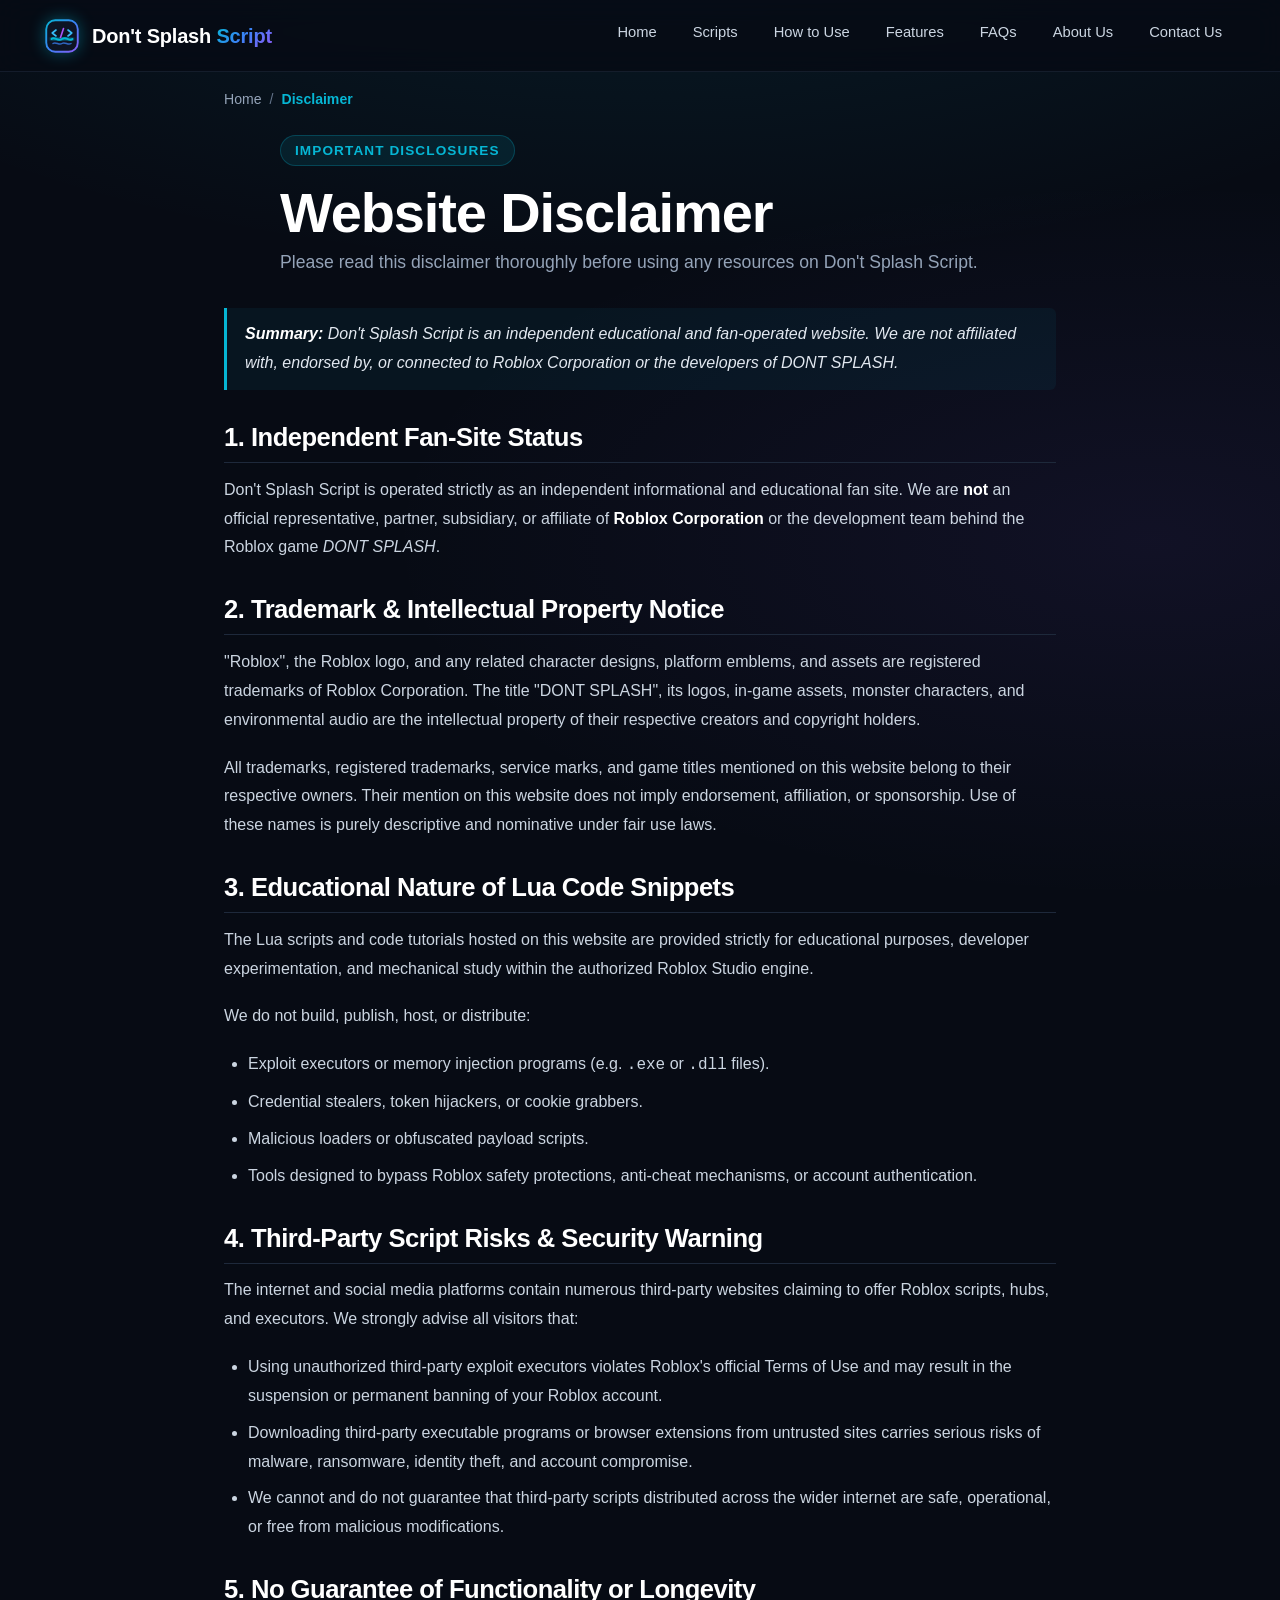
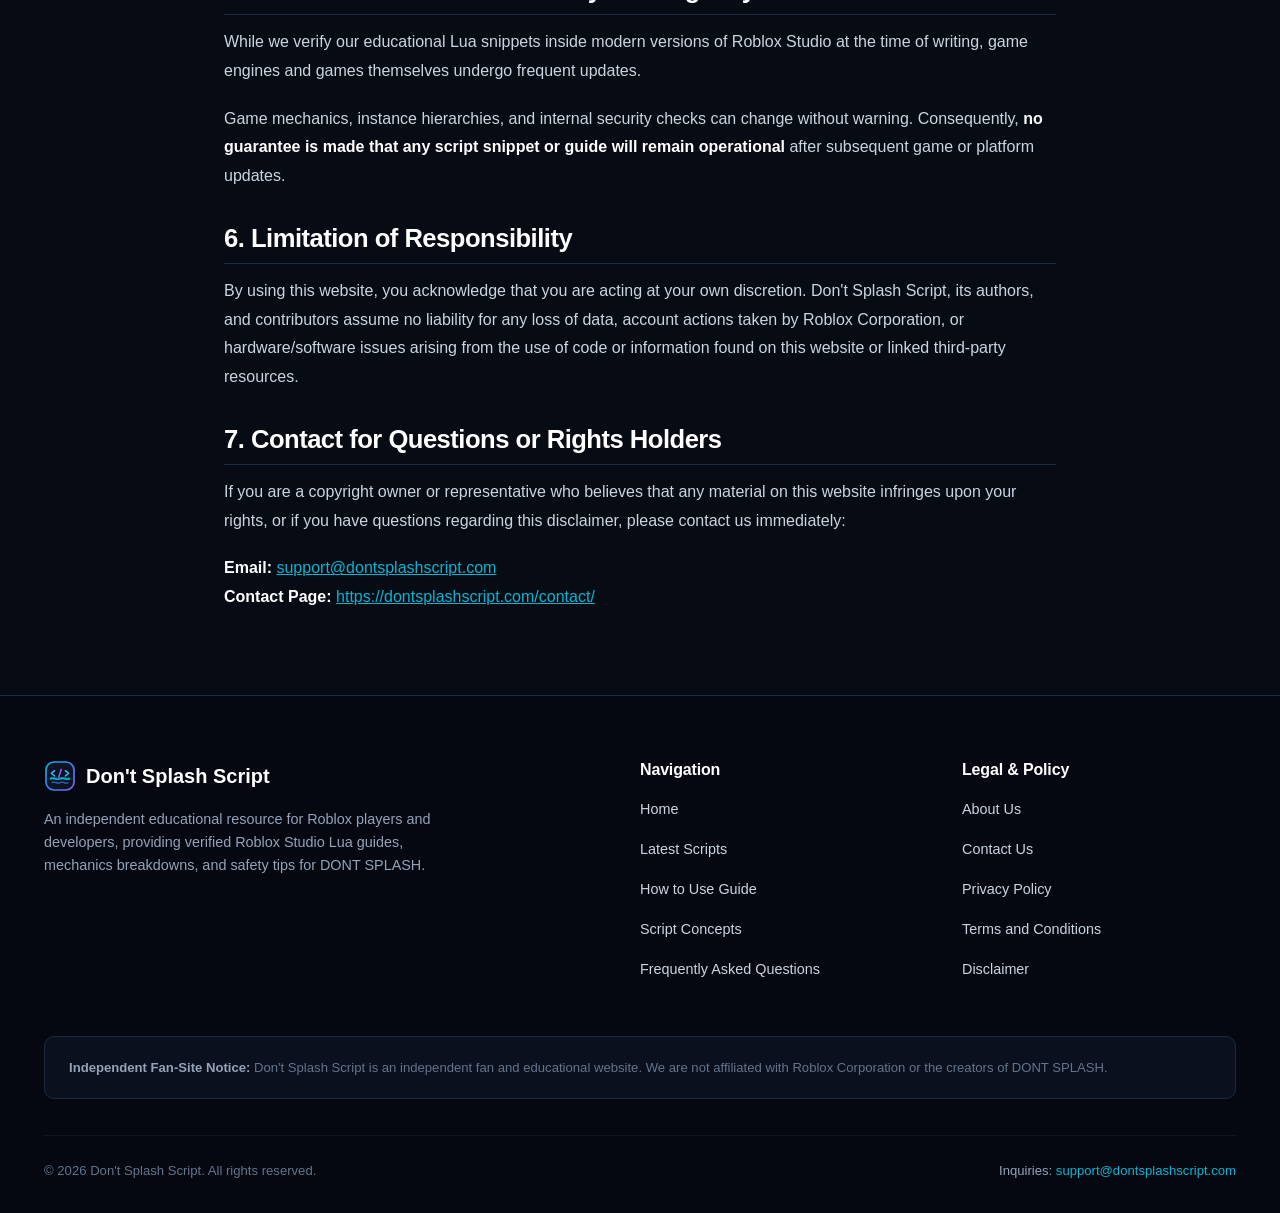
<file: disclaimer/index.html>
<!DOCTYPE html>
<html lang="en">
<head>
  <meta charset="UTF-8">
  <meta name="viewport" content="width=device-width, initial-scale=1.0">
  <title>Disclaimer - Don't Splash Script</title>
  <meta name="description" content="Read the official legal and fan-site disclaimer for Don't Splash Script. Important disclosures regarding Roblox Corporation, DONT SPLASH developers, and script safety.">
  <link rel="canonical" href="https://dontsplashscript.com/disclaimer/">
  <meta name="robots" content="index, follow">

  <!-- Open Graph -->
  <meta property="og:type" content="article">
  <meta property="og:url" content="https://dontsplashscript.com/disclaimer/">
  <meta property="og:title" content="Disclaimer - Don't Splash Script">
  <meta property="og:description" content="Important fan-site disclosures regarding Roblox, DONT SPLASH copyright, and third-party script risks.">
  <meta property="og:image" content="https://dontsplashscript.com/assets/icons/logo.svg">

  <link rel="icon" type="image/svg+xml" href="../assets/icons/favicon.svg">

  <!-- Modular CSS Architecture -->
  <link rel="stylesheet" href="../css/variables.css">
  <link rel="stylesheet" href="../css/base.css">
  <link rel="stylesheet" href="../css/components/buttons.css">
  <link rel="stylesheet" href="../css/components/header.css">
  <link rel="stylesheet" href="../css/components/ads.css">
  <link rel="stylesheet" href="../css/components/toast.css">
  <link rel="stylesheet" href="../css/components/footer.css">
</head>
<body>
  <a href="#main-content" class="skip-link">Skip to main content</a>

  <!-- Header Component -->
  <header class="site-header" role="banner">
    <div class="container header-container">
      <a href="../" class="brand-link" aria-label="Don't Splash Script Homepage">
        <img src="../assets/icons/logo.svg" alt="Don't Splash Script Logo" class="brand-logo-img">
        <span>Don't Splash <span class="brand-text-accent">Script</span></span>
      </a>

      <nav class="site-nav" role="navigation" aria-label="Main Navigation">
        <button class="nav-toggle" aria-expanded="false" aria-label="Toggle navigation menu" type="button">
          <span class="nav-toggle-bar"></span>
          <span class="nav-toggle-bar"></span>
          <span class="nav-toggle-bar"></span>
        </button>

        <ul class="nav-menu">
          <li><a href="../" class="nav-link">Home</a></li>
          <li><a href="../#scripts" class="nav-link">Scripts</a></li>
          <li><a href="../#how-to-use" class="nav-link">How to Use</a></li>
          <li><a href="../#features" class="nav-link">Features</a></li>
          <li><a href="../#faqs" class="nav-link">FAQs</a></li>
          <li><a href="../about/" class="nav-link">About Us</a></li>
          <li><a href="../contact/" class="nav-link">Contact Us</a></li>
        </ul>
      </nav>
    </div>
  </header>

  <main id="main-content" class="main-content">
    <div class="container container-narrow">
      
      <!-- Breadcrumbs -->
      <nav aria-label="Breadcrumb">
        <ol class="breadcrumbs">
          <li><a href="../">Home</a></li>
          <li aria-current="page">Disclaimer</li>
        </ol>
      </nav>

      <header class="section-header" style="text-align: left; margin-bottom: 32px;">
        <span class="section-tag">Important Disclosures</span>
        <h1>Website Disclaimer</h1>
        <p class="section-subtitle">Please read this disclaimer thoroughly before using any resources on Don't Splash Script.</p>
      </header>

      <article class="prose">
        <blockquote>
          <strong>Summary:</strong> Don't Splash Script is an independent educational and fan-operated website. We are not affiliated with, endorsed by, or connected to Roblox Corporation or the developers of DONT SPLASH.
        </blockquote>

        <h2>1. Independent Fan-Site Status</h2>
        <p>
          Don't Splash Script is operated strictly as an independent informational and educational fan site. We are <strong>not</strong> an official representative, partner, subsidiary, or affiliate of <strong>Roblox Corporation</strong> or the development team behind the Roblox game <em>DONT SPLASH</em>.
        </p>

        <h2>2. Trademark &amp; Intellectual Property Notice</h2>
        <p>
          "Roblox", the Roblox logo, and any related character designs, platform emblems, and assets are registered trademarks of Roblox Corporation. The title "DONT SPLASH", its logos, in-game assets, monster characters, and environmental audio are the intellectual property of their respective creators and copyright holders.
        </p>
        <p>
          All trademarks, registered trademarks, service marks, and game titles mentioned on this website belong to their respective owners. Their mention on this website does not imply endorsement, affiliation, or sponsorship. Use of these names is purely descriptive and nominative under fair use laws.
        </p>

        <h2>3. Educational Nature of Lua Code Snippets</h2>
        <p>
          The Lua scripts and code tutorials hosted on this website are provided strictly for educational purposes, developer experimentation, and mechanical study within the authorized Roblox Studio engine. 
        </p>
        <p>
          We do not build, publish, host, or distribute:
        </p>
        <ul>
          <li>Exploit executors or memory injection programs (e.g. <code>.exe</code> or <code>.dll</code> files).</li>
          <li>Credential stealers, token hijackers, or cookie grabbers.</li>
          <li>Malicious loaders or obfuscated payload scripts.</li>
          <li>Tools designed to bypass Roblox safety protections, anti-cheat mechanisms, or account authentication.</li>
        </ul>

        <h2>4. Third-Party Script Risks &amp; Security Warning</h2>
        <p>
          The internet and social media platforms contain numerous third-party websites claiming to offer Roblox scripts, hubs, and executors. We strongly advise all visitors that:
        </p>
        <ul>
          <li>Using unauthorized third-party exploit executors violates Roblox's official Terms of Use and may result in the suspension or permanent banning of your Roblox account.</li>
          <li>Downloading third-party executable programs or browser extensions from untrusted sites carries serious risks of malware, ransomware, identity theft, and account compromise.</li>
          <li>We cannot and do not guarantee that third-party scripts distributed across the wider internet are safe, operational, or free from malicious modifications.</li>
        </ul>

        <h2>5. No Guarantee of Functionality or Longevity</h2>
        <p>
          While we verify our educational Lua snippets inside modern versions of Roblox Studio at the time of writing, game engines and games themselves undergo frequent updates. 
        </p>
        <p>
          Game mechanics, instance hierarchies, and internal security checks can change without warning. Consequently, <strong>no guarantee is made that any script snippet or guide will remain operational</strong> after subsequent game or platform updates.
        </p>

        <h2>6. Limitation of Responsibility</h2>
        <p>
          By using this website, you acknowledge that you are acting at your own discretion. Don't Splash Script, its authors, and contributors assume no liability for any loss of data, account actions taken by Roblox Corporation, or hardware/software issues arising from the use of code or information found on this website or linked third-party resources.
        </p>

        <h2>7. Contact for Questions or Rights Holders</h2>
        <p>
          If you are a copyright owner or representative who believes that any material on this website infringes upon your rights, or if you have questions regarding this disclaimer, please contact us immediately:
        </p>
        <p>
          <strong>Email:</strong> <a href="mailto:support@dontsplashscript.com" data-config="contactEmail">support@dontsplashscript.com</a><br>
          <strong>Contact Page:</strong> <a href="/contact/">https://dontsplashscript.com/contact/</a>
        </p>
      </article>

    </div>
  </main>

  <!-- Footer Component -->
  <footer class="site-footer" role="contentinfo">
    <div class="container">
      <div class="footer-top-grid">
        <div class="footer-brand-col">
          <a href="../" class="footer-brand-header">
            <img src="../assets/icons/logo.svg" alt="Don't Splash Script Logo">
            <span>Don't Splash Script</span>
          </a>
          <p class="footer-desc">
            An independent educational resource for Roblox players and developers, providing verified Roblox Studio Lua guides, mechanics breakdowns, and safety tips for DONT SPLASH.
          </p>
        </div>

        <div class="footer-nav-col">
          <h4>Navigation</h4>
          <ul class="footer-nav-list">
            <li><a href="../">Home</a></li>
            <li><a href="../#scripts">Latest Scripts</a></li>
            <li><a href="../#how-to-use">How to Use Guide</a></li>
            <li><a href="../#features">Script Concepts</a></li>
            <li><a href="../#faqs">Frequently Asked Questions</a></li>
          </ul>
        </div>

        <div class="footer-nav-col">
          <h4>Legal &amp; Policy</h4>
          <ul class="footer-nav-list">
            <li><a href="../about/">About Us</a></li>
            <li><a href="../contact/">Contact Us</a></li>
            <li><a href="../privacy-policy/">Privacy Policy</a></li>
            <li><a href="../terms-and-conditions/">Terms and Conditions</a></li>
            <li><a href="../disclaimer/">Disclaimer</a></li>
          </ul>
        </div>
      </div>

      <div class="footer-disclaimer-box">
        <strong>Independent Fan-Site Notice:</strong> Don't Splash Script is an independent fan and educational website. We are not affiliated with Roblox Corporation or the creators of DONT SPLASH.
      </div>

      <div class="footer-bottom-bar">
        <div class="footer-copyright">
          &copy; <span class="dynamic-year">2026</span> Don't Splash Script. All rights reserved.
        </div>
        <div class="footer-contact-link">
          Inquiries: <a href="mailto:support@dontsplashscript.com" data-config="contactEmail">support@dontsplashscript.com</a>
        </div>
      </div>
    </div>
  </footer>

  <script src="../js/config.js"></script>
  <script src="../js/components/toast.js"></script>
  <script src="../js/components/navbar.js"></script>
  <script src="../js/components/ads.js"></script>
  <script src="../js/main.js"></script>
</body>
</html>
</file>
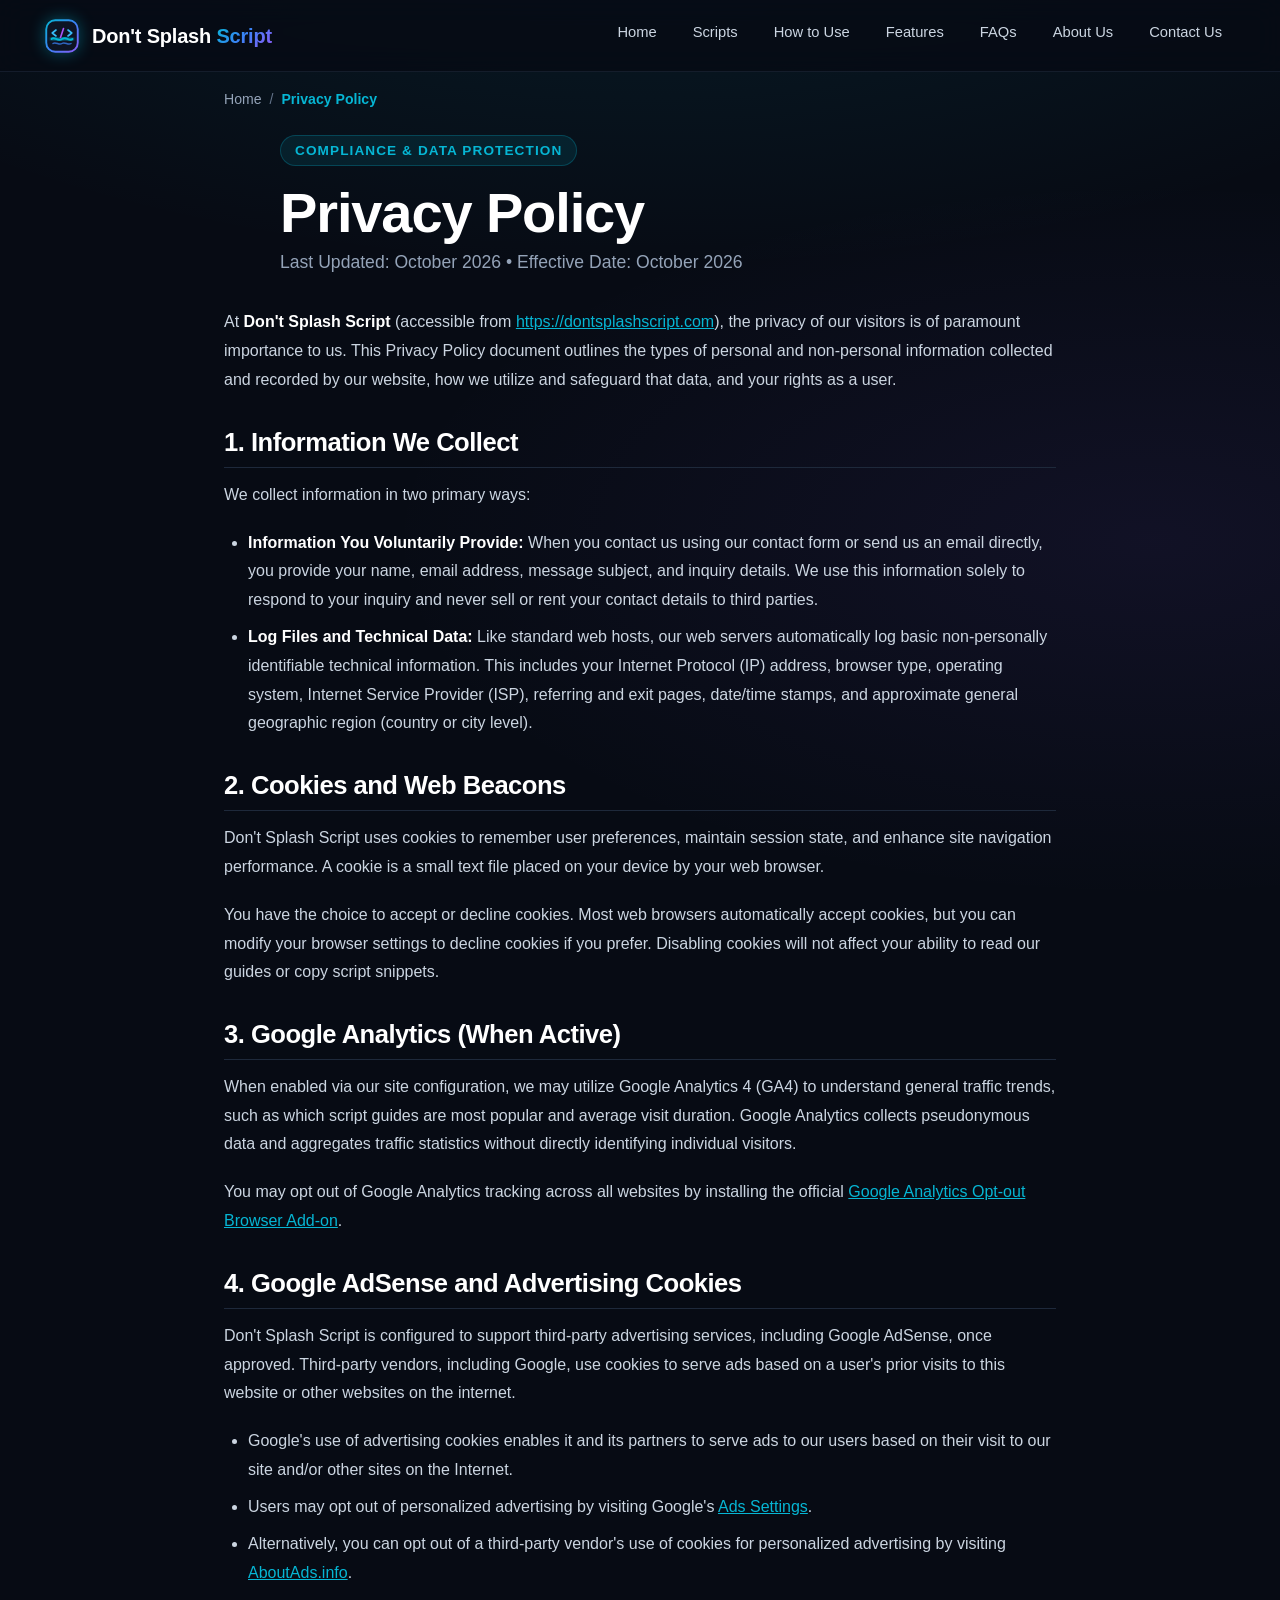
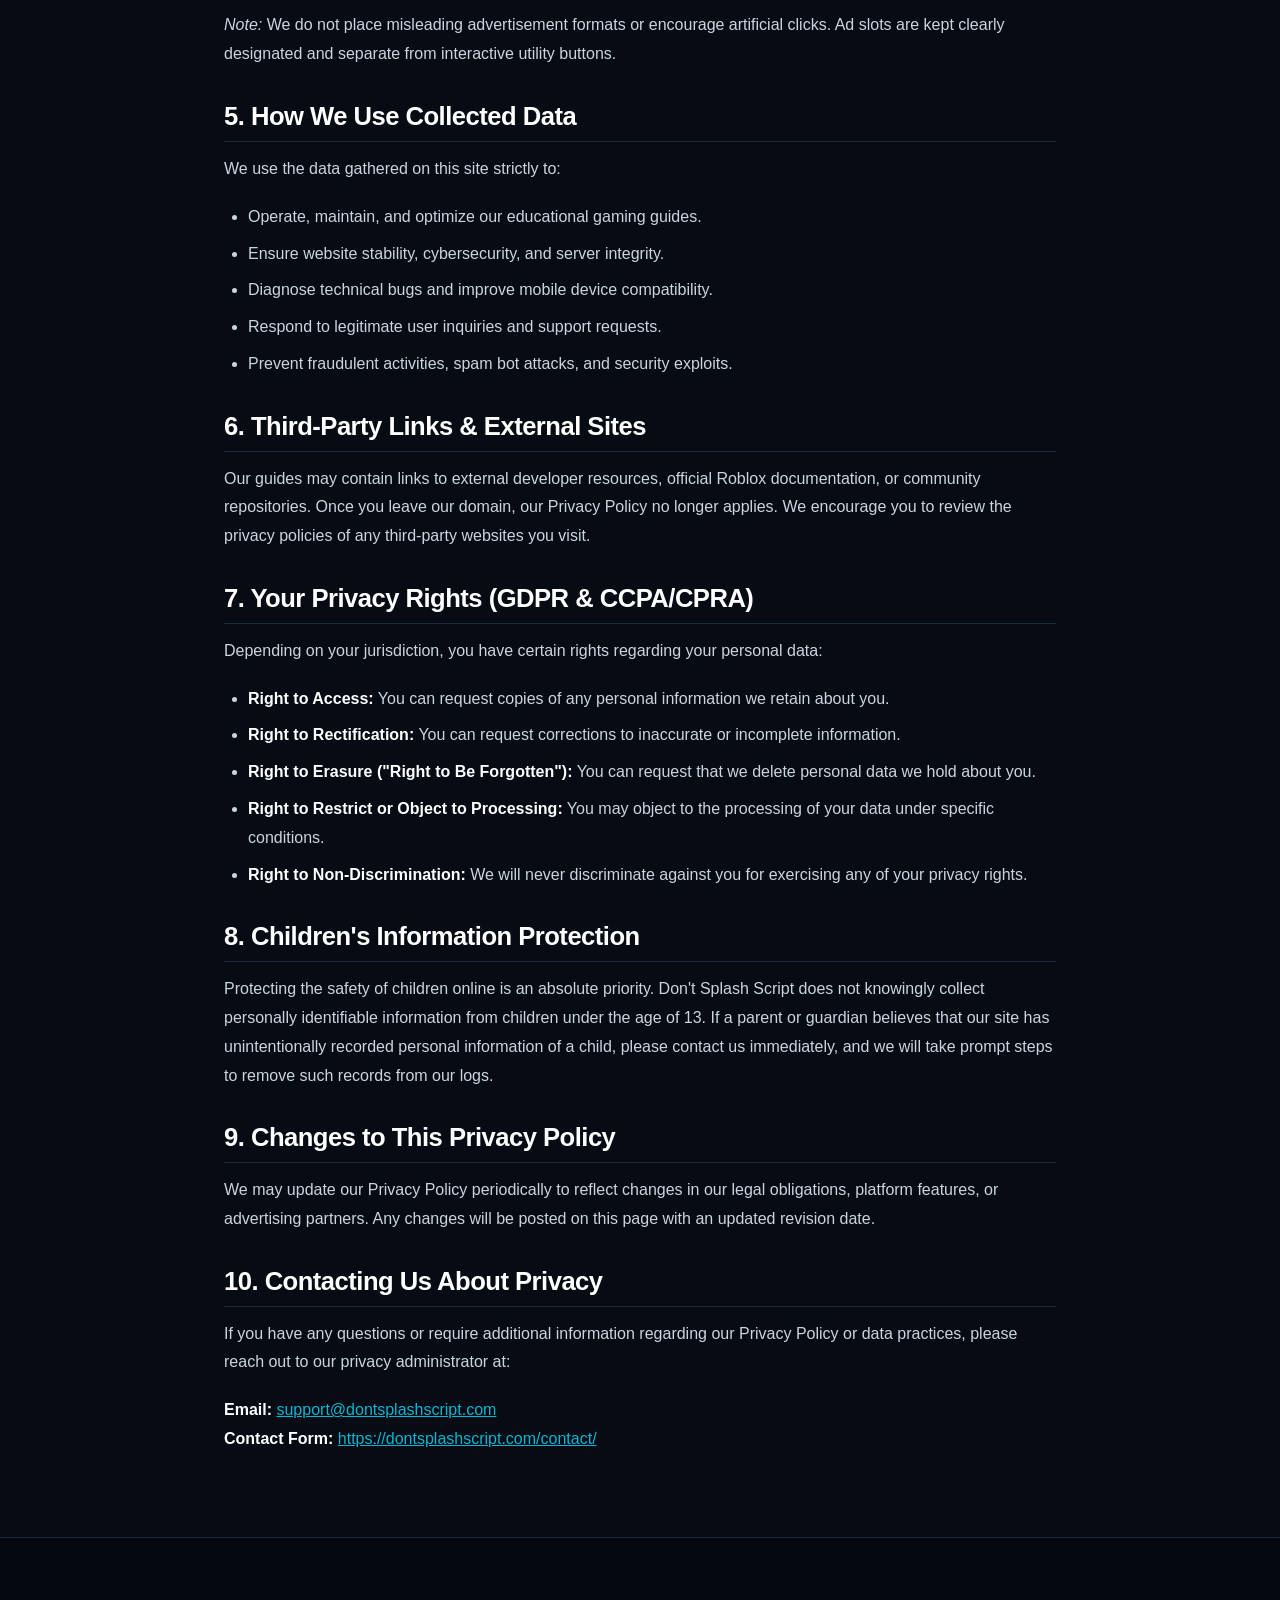
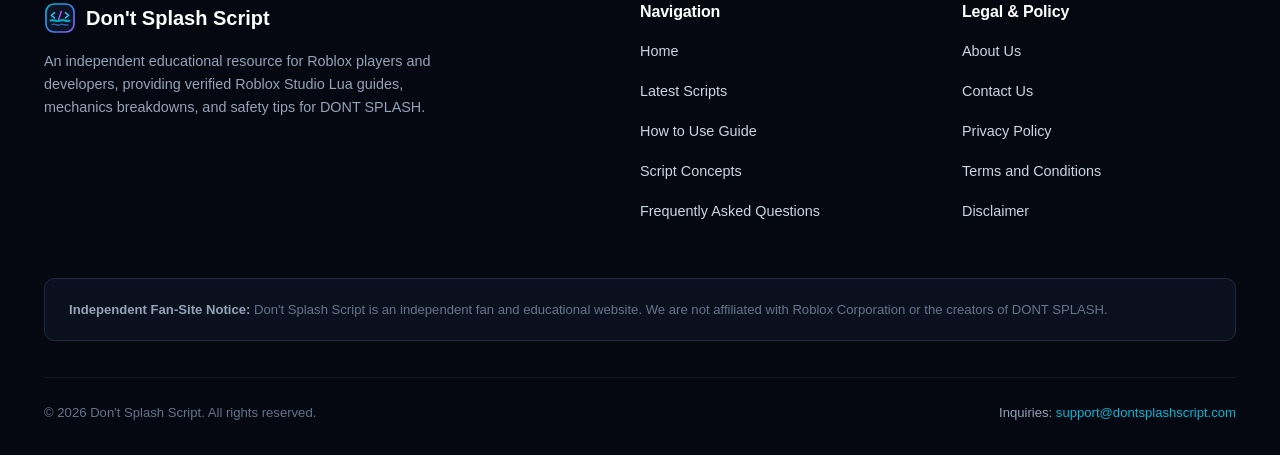
<file: privacy-policy/index.html>
<!DOCTYPE html>
<html lang="en">
<head>
  <meta charset="UTF-8">
  <meta name="viewport" content="width=device-width, initial-scale=1.0">
  <title>Privacy Policy - Don't Splash Script</title>
  <meta name="description" content="Read the comprehensive, transparent Privacy Policy for Don't Splash Script. Learn how we handle data, cookies, analytics, and advertising compliance.">
  <link rel="canonical" href="https://dontsplashscript.com/privacy-policy/">
  <meta name="robots" content="index, follow">

  <!-- Open Graph -->
  <meta property="og:type" content="article">
  <meta property="og:url" content="https://dontsplashscript.com/privacy-policy/">
  <meta property="og:title" content="Privacy Policy - Don't Splash Script">
  <meta property="og:description" content="Read our transparent Privacy Policy covering data protection, cookies, analytics, and user privacy rights.">
  <meta property="og:image" content="https://dontsplashscript.com/assets/icons/logo.svg">

  <link rel="icon" type="image/svg+xml" href="../assets/icons/favicon.svg">

  <!-- Modular CSS Architecture -->
  <link rel="stylesheet" href="../css/variables.css">
  <link rel="stylesheet" href="../css/base.css">
  <link rel="stylesheet" href="../css/components/buttons.css">
  <link rel="stylesheet" href="../css/components/header.css">
  <link rel="stylesheet" href="../css/components/ads.css">
  <link rel="stylesheet" href="../css/components/toast.css">
  <link rel="stylesheet" href="../css/components/footer.css">
</head>
<body>
  <a href="#main-content" class="skip-link">Skip to main content</a>

  <!-- Header Component -->
  <header class="site-header" role="banner">
    <div class="container header-container">
      <a href="../" class="brand-link" aria-label="Don't Splash Script Homepage">
        <img src="../assets/icons/logo.svg" alt="Don't Splash Script Logo" class="brand-logo-img">
        <span>Don't Splash <span class="brand-text-accent">Script</span></span>
      </a>

      <nav class="site-nav" role="navigation" aria-label="Main Navigation">
        <button class="nav-toggle" aria-expanded="false" aria-label="Toggle navigation menu" type="button">
          <span class="nav-toggle-bar"></span>
          <span class="nav-toggle-bar"></span>
          <span class="nav-toggle-bar"></span>
        </button>

        <ul class="nav-menu">
          <li><a href="../" class="nav-link">Home</a></li>
          <li><a href="../#scripts" class="nav-link">Scripts</a></li>
          <li><a href="../#how-to-use" class="nav-link">How to Use</a></li>
          <li><a href="../#features" class="nav-link">Features</a></li>
          <li><a href="../#faqs" class="nav-link">FAQs</a></li>
          <li><a href="../about/" class="nav-link">About Us</a></li>
          <li><a href="../contact/" class="nav-link">Contact Us</a></li>
        </ul>
      </nav>
    </div>
  </header>

  <main id="main-content" class="main-content">
    <div class="container container-narrow">
      
      <!-- Breadcrumbs -->
      <nav aria-label="Breadcrumb">
        <ol class="breadcrumbs">
          <li><a href="../">Home</a></li>
          <li aria-current="page">Privacy Policy</li>
        </ol>
      </nav>

      <header class="section-header" style="text-align: left; margin-bottom: 32px;">
        <span class="section-tag">Compliance &amp; Data Protection</span>
        <h1>Privacy Policy</h1>
        <p class="section-subtitle">Last Updated: October 2026 • Effective Date: October 2026</p>
      </header>

      <article class="prose">
        <p>
          At <strong>Don't Splash Script</strong> (accessible from <a href="https://dontsplashscript.com">https://dontsplashscript.com</a>), the privacy of our visitors is of paramount importance to us. This Privacy Policy document outlines the types of personal and non-personal information collected and recorded by our website, how we utilize and safeguard that data, and your rights as a user.
        </p>

        <h2>1. Information We Collect</h2>
        <p>We collect information in two primary ways:</p>
        <ul>
          <li><strong>Information You Voluntarily Provide:</strong> When you contact us using our contact form or send us an email directly, you provide your name, email address, message subject, and inquiry details. We use this information solely to respond to your inquiry and never sell or rent your contact details to third parties.</li>
          <li><strong>Log Files and Technical Data:</strong> Like standard web hosts, our web servers automatically log basic non-personally identifiable technical information. This includes your Internet Protocol (IP) address, browser type, operating system, Internet Service Provider (ISP), referring and exit pages, date/time stamps, and approximate general geographic region (country or city level).</li>
        </ul>

        <h2>2. Cookies and Web Beacons</h2>
        <p>
          Don't Splash Script uses cookies to remember user preferences, maintain session state, and enhance site navigation performance. A cookie is a small text file placed on your device by your web browser.
        </p>
        <p>
          You have the choice to accept or decline cookies. Most web browsers automatically accept cookies, but you can modify your browser settings to decline cookies if you prefer. Disabling cookies will not affect your ability to read our guides or copy script snippets.
        </p>

        <h2>3. Google Analytics (When Active)</h2>
        <p>
          When enabled via our site configuration, we may utilize Google Analytics 4 (GA4) to understand general traffic trends, such as which script guides are most popular and average visit duration. Google Analytics collects pseudonymous data and aggregates traffic statistics without directly identifying individual visitors.
        </p>
        <p>
          You may opt out of Google Analytics tracking across all websites by installing the official <a href="https://tools.google.com/dlpage/gaoptout" target="_blank" rel="noopener noreferrer">Google Analytics Opt-out Browser Add-on</a>.
        </p>

        <h2>4. Google AdSense and Advertising Cookies</h2>
        <p>
          Don't Splash Script is configured to support third-party advertising services, including Google AdSense, once approved. Third-party vendors, including Google, use cookies to serve ads based on a user's prior visits to this website or other websites on the internet.
        </p>
        <ul>
          <li>Google's use of advertising cookies enables it and its partners to serve ads to our users based on their visit to our site and/or other sites on the Internet.</li>
          <li>Users may opt out of personalized advertising by visiting Google's <a href="https://adssettings.google.com/" target="_blank" rel="noopener noreferrer">Ads Settings</a>.</li>
          <li>Alternatively, you can opt out of a third-party vendor's use of cookies for personalized advertising by visiting <a href="https://www.aboutads.info/choices/" target="_blank" rel="noopener noreferrer">AboutAds.info</a>.</li>
        </ul>
        <p>
          <em>Note:</em> We do not place misleading advertisement formats or encourage artificial clicks. Ad slots are kept clearly designated and separate from interactive utility buttons.
        </p>

        <h2>5. How We Use Collected Data</h2>
        <p>We use the data gathered on this site strictly to:</p>
        <ul>
          <li>Operate, maintain, and optimize our educational gaming guides.</li>
          <li>Ensure website stability, cybersecurity, and server integrity.</li>
          <li>Diagnose technical bugs and improve mobile device compatibility.</li>
          <li>Respond to legitimate user inquiries and support requests.</li>
          <li>Prevent fraudulent activities, spam bot attacks, and security exploits.</li>
        </ul>

        <h2>6. Third-Party Links &amp; External Sites</h2>
        <p>
          Our guides may contain links to external developer resources, official Roblox documentation, or community repositories. Once you leave our domain, our Privacy Policy no longer applies. We encourage you to review the privacy policies of any third-party websites you visit.
        </p>

        <h2>7. Your Privacy Rights (GDPR &amp; CCPA/CPRA)</h2>
        <p>Depending on your jurisdiction, you have certain rights regarding your personal data:</p>
        <ul>
          <li><strong>Right to Access:</strong> You can request copies of any personal information we retain about you.</li>
          <li><strong>Right to Rectification:</strong> You can request corrections to inaccurate or incomplete information.</li>
          <li><strong>Right to Erasure ("Right to Be Forgotten"):</strong> You can request that we delete personal data we hold about you.</li>
          <li><strong>Right to Restrict or Object to Processing:</strong> You may object to the processing of your data under specific conditions.</li>
          <li><strong>Right to Non-Discrimination:</strong> We will never discriminate against you for exercising any of your privacy rights.</li>
        </ul>

        <h2>8. Children's Information Protection</h2>
        <p>
          Protecting the safety of children online is an absolute priority. Don't Splash Script does not knowingly collect personally identifiable information from children under the age of 13. If a parent or guardian believes that our site has unintentionally recorded personal information of a child, please contact us immediately, and we will take prompt steps to remove such records from our logs.
        </p>

        <h2>9. Changes to This Privacy Policy</h2>
        <p>
          We may update our Privacy Policy periodically to reflect changes in our legal obligations, platform features, or advertising partners. Any changes will be posted on this page with an updated revision date.
        </p>

        <h2>10. Contacting Us About Privacy</h2>
        <p>
          If you have any questions or require additional information regarding our Privacy Policy or data practices, please reach out to our privacy administrator at:
        </p>
        <p>
          <strong>Email:</strong> <a href="mailto:support@dontsplashscript.com" data-config="contactEmail">support@dontsplashscript.com</a><br>
          <strong>Contact Form:</strong> <a href="/contact/">https://dontsplashscript.com/contact/</a>
        </p>
      </article>

    </div>
  </main>

  <!-- Footer Component -->
  <footer class="site-footer" role="contentinfo">
    <div class="container">
      <div class="footer-top-grid">
        <div class="footer-brand-col">
          <a href="../" class="footer-brand-header">
            <img src="../assets/icons/logo.svg" alt="Don't Splash Script Logo">
            <span>Don't Splash Script</span>
          </a>
          <p class="footer-desc">
            An independent educational resource for Roblox players and developers, providing verified Roblox Studio Lua guides, mechanics breakdowns, and safety tips for DONT SPLASH.
          </p>
        </div>

        <div class="footer-nav-col">
          <h4>Navigation</h4>
          <ul class="footer-nav-list">
            <li><a href="../">Home</a></li>
            <li><a href="../#scripts">Latest Scripts</a></li>
            <li><a href="../#how-to-use">How to Use Guide</a></li>
            <li><a href="../#features">Script Concepts</a></li>
            <li><a href="../#faqs">Frequently Asked Questions</a></li>
          </ul>
        </div>

        <div class="footer-nav-col">
          <h4>Legal &amp; Policy</h4>
          <ul class="footer-nav-list">
            <li><a href="../about/">About Us</a></li>
            <li><a href="../contact/">Contact Us</a></li>
            <li><a href="../privacy-policy/">Privacy Policy</a></li>
            <li><a href="../terms-and-conditions/">Terms and Conditions</a></li>
            <li><a href="../disclaimer/">Disclaimer</a></li>
          </ul>
        </div>
      </div>

      <div class="footer-disclaimer-box">
        <strong>Independent Fan-Site Notice:</strong> Don't Splash Script is an independent fan and educational website. We are not affiliated with Roblox Corporation or the creators of DONT SPLASH.
      </div>

      <div class="footer-bottom-bar">
        <div class="footer-copyright">
          &copy; <span class="dynamic-year">2026</span> Don't Splash Script. All rights reserved.
        </div>
        <div class="footer-contact-link">
          Inquiries: <a href="mailto:support@dontsplashscript.com" data-config="contactEmail">support@dontsplashscript.com</a>
        </div>
      </div>
    </div>
  </footer>

  <script src="../js/config.js"></script>
  <script src="../js/components/toast.js"></script>
  <script src="../js/components/navbar.js"></script>
  <script src="../js/components/ads.js"></script>
  <script src="../js/main.js"></script>
</body>
</html>
</file>
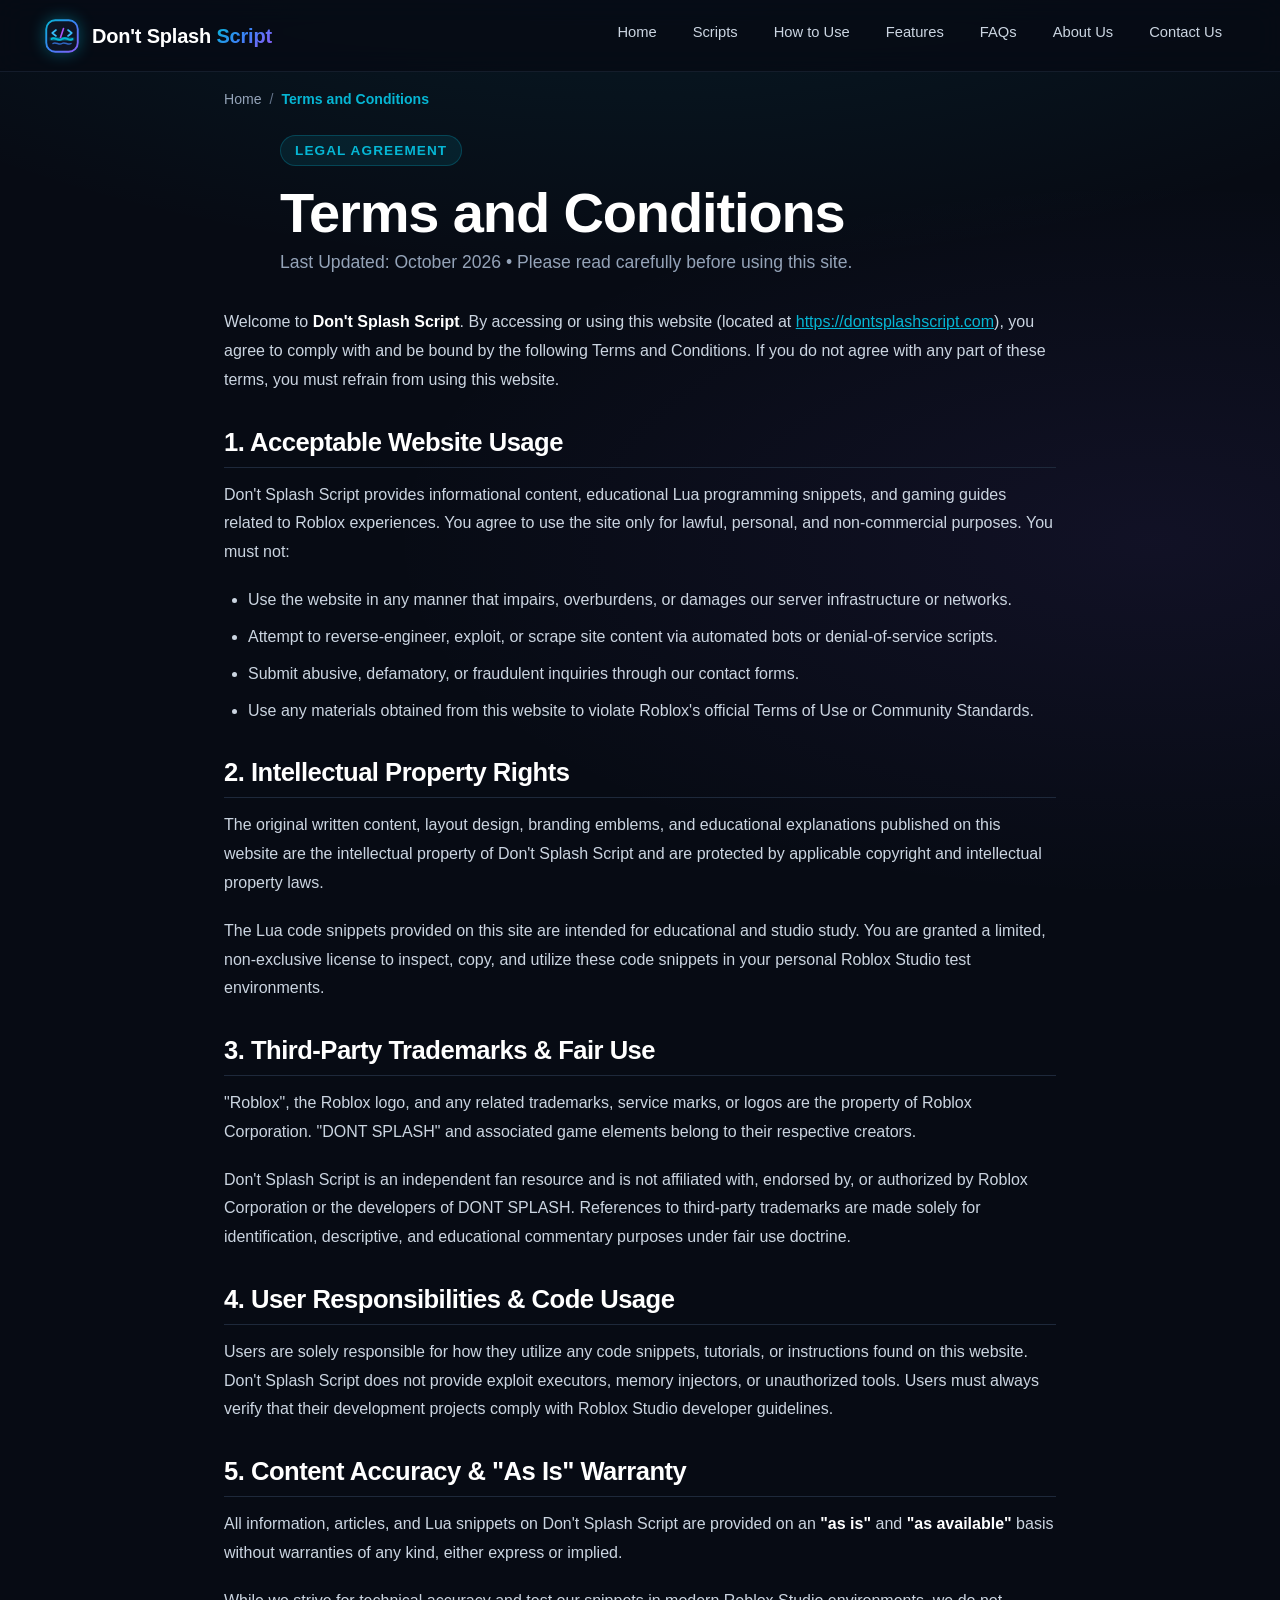
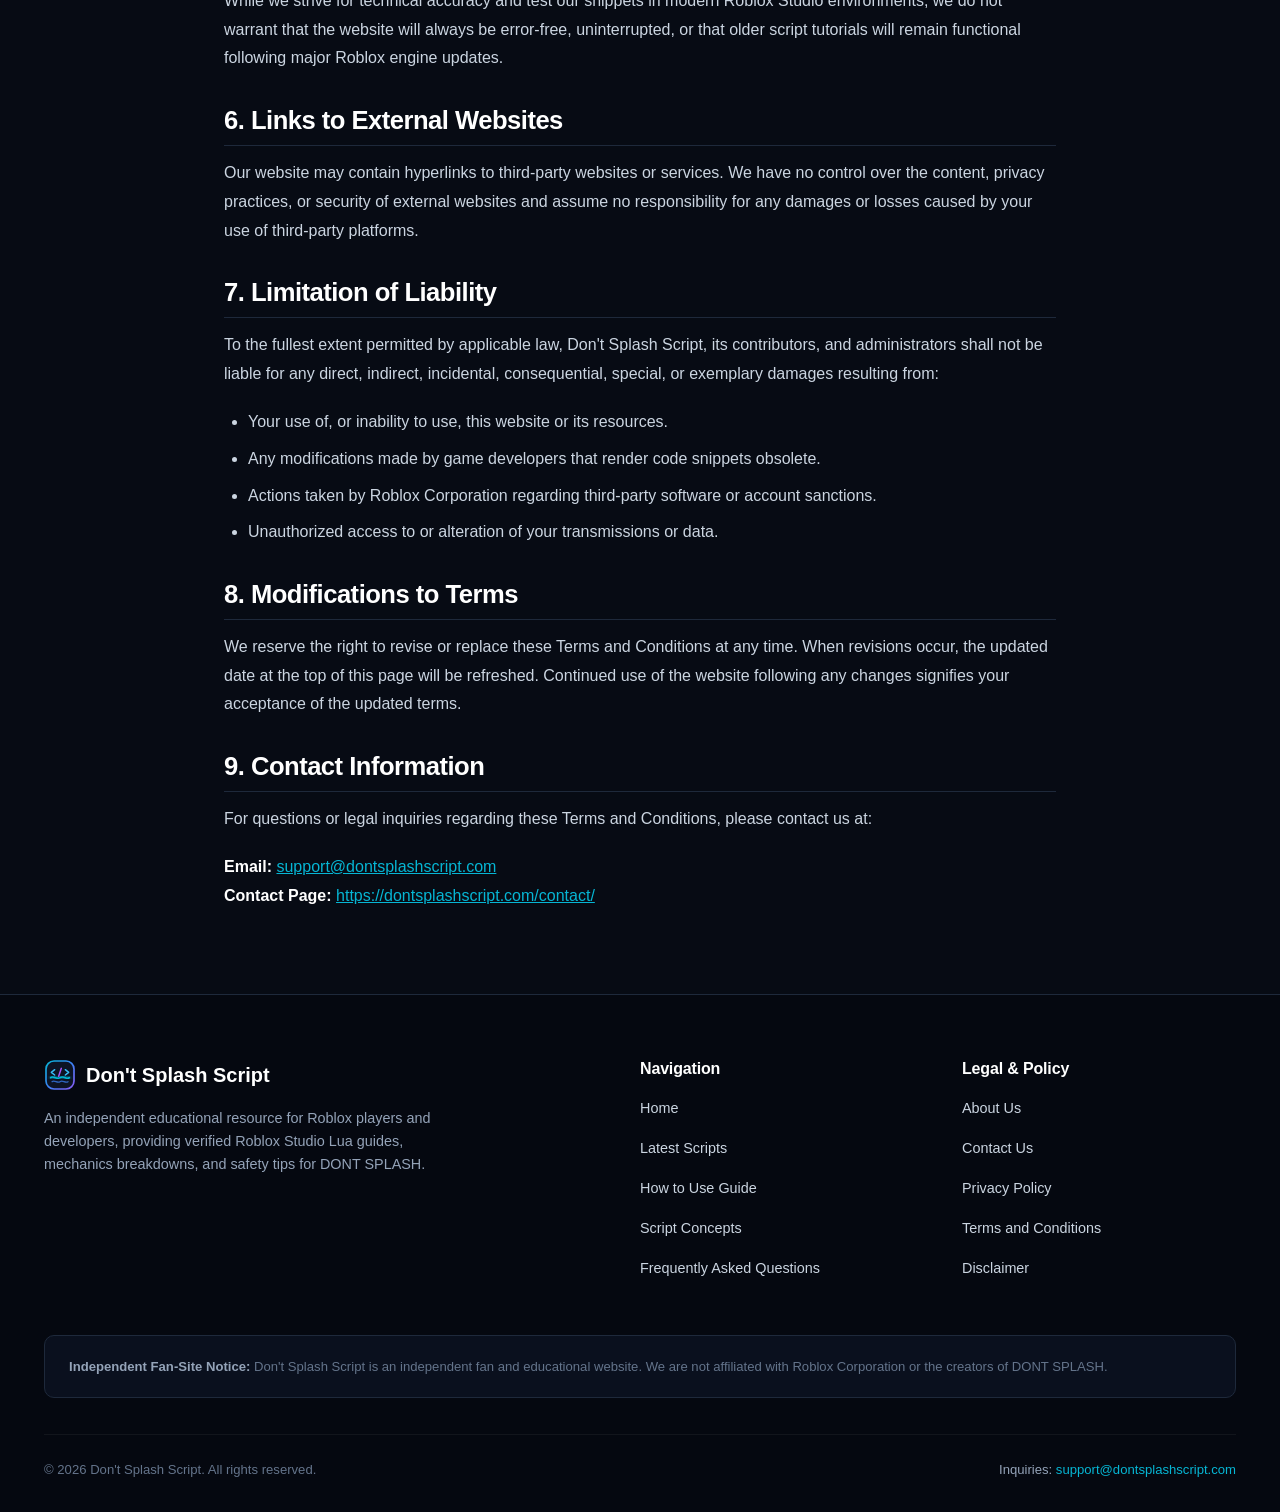
<file: terms-and-conditions/index.html>
<!DOCTYPE html>
<html lang="en">
<head>
  <meta charset="UTF-8">
  <meta name="viewport" content="width=device-width, initial-scale=1.0">
  <title>Terms and Conditions - Don't Splash Script</title>
  <meta name="description" content="Review the Terms and Conditions for Don't Splash Script governing acceptable website use, intellectual property, user responsibilities, and liability limitations.">
  <link rel="canonical" href="https://dontsplashscript.com/terms-and-conditions/">
  <meta name="robots" content="index, follow">

  <!-- Open Graph -->
  <meta property="og:type" content="article">
  <meta property="og:url" content="https://dontsplashscript.com/terms-and-conditions/">
  <meta property="og:title" content="Terms and Conditions - Don't Splash Script">
  <meta property="og:description" content="Review the Terms and Conditions for using Don't Splash Script website and educational guides.">
  <meta property="og:image" content="https://dontsplashscript.com/assets/icons/logo.svg">

  <link rel="icon" type="image/svg+xml" href="../assets/icons/favicon.svg">

  <!-- Modular CSS Architecture -->
  <link rel="stylesheet" href="../css/variables.css">
  <link rel="stylesheet" href="../css/base.css">
  <link rel="stylesheet" href="../css/components/buttons.css">
  <link rel="stylesheet" href="../css/components/header.css">
  <link rel="stylesheet" href="../css/components/ads.css">
  <link rel="stylesheet" href="../css/components/toast.css">
  <link rel="stylesheet" href="../css/components/footer.css">
</head>
<body>
  <a href="#main-content" class="skip-link">Skip to main content</a>

  <!-- Header Component -->
  <header class="site-header" role="banner">
    <div class="container header-container">
      <a href="../" class="brand-link" aria-label="Don't Splash Script Homepage">
        <img src="../assets/icons/logo.svg" alt="Don't Splash Script Logo" class="brand-logo-img">
        <span>Don't Splash <span class="brand-text-accent">Script</span></span>
      </a>

      <nav class="site-nav" role="navigation" aria-label="Main Navigation">
        <button class="nav-toggle" aria-expanded="false" aria-label="Toggle navigation menu" type="button">
          <span class="nav-toggle-bar"></span>
          <span class="nav-toggle-bar"></span>
          <span class="nav-toggle-bar"></span>
        </button>

        <ul class="nav-menu">
          <li><a href="../" class="nav-link">Home</a></li>
          <li><a href="../#scripts" class="nav-link">Scripts</a></li>
          <li><a href="../#how-to-use" class="nav-link">How to Use</a></li>
          <li><a href="../#features" class="nav-link">Features</a></li>
          <li><a href="../#faqs" class="nav-link">FAQs</a></li>
          <li><a href="../about/" class="nav-link">About Us</a></li>
          <li><a href="../contact/" class="nav-link">Contact Us</a></li>
        </ul>
      </nav>
    </div>
  </header>

  <main id="main-content" class="main-content">
    <div class="container container-narrow">
      
      <!-- Breadcrumbs -->
      <nav aria-label="Breadcrumb">
        <ol class="breadcrumbs">
          <li><a href="../">Home</a></li>
          <li aria-current="page">Terms and Conditions</li>
        </ol>
      </nav>

      <header class="section-header" style="text-align: left; margin-bottom: 32px;">
        <span class="section-tag">Legal Agreement</span>
        <h1>Terms and Conditions</h1>
        <p class="section-subtitle">Last Updated: October 2026 • Please read carefully before using this site.</p>
      </header>

      <article class="prose">
        <p>
          Welcome to <strong>Don't Splash Script</strong>. By accessing or using this website (located at <a href="https://dontsplashscript.com">https://dontsplashscript.com</a>), you agree to comply with and be bound by the following Terms and Conditions. If you do not agree with any part of these terms, you must refrain from using this website.
        </p>

        <h2>1. Acceptable Website Usage</h2>
        <p>
          Don't Splash Script provides informational content, educational Lua programming snippets, and gaming guides related to Roblox experiences. You agree to use the site only for lawful, personal, and non-commercial purposes. You must not:
        </p>
        <ul>
          <li>Use the website in any manner that impairs, overburdens, or damages our server infrastructure or networks.</li>
          <li>Attempt to reverse-engineer, exploit, or scrape site content via automated bots or denial-of-service scripts.</li>
          <li>Submit abusive, defamatory, or fraudulent inquiries through our contact forms.</li>
          <li>Use any materials obtained from this website to violate Roblox's official Terms of Use or Community Standards.</li>
        </ul>

        <h2>2. Intellectual Property Rights</h2>
        <p>
          The original written content, layout design, branding emblems, and educational explanations published on this website are the intellectual property of Don't Splash Script and are protected by applicable copyright and intellectual property laws.
        </p>
        <p>
          The Lua code snippets provided on this site are intended for educational and studio study. You are granted a limited, non-exclusive license to inspect, copy, and utilize these code snippets in your personal Roblox Studio test environments.
        </p>

        <h2>3. Third-Party Trademarks &amp; Fair Use</h2>
        <p>
          "Roblox", the Roblox logo, and any related trademarks, service marks, or logos are the property of Roblox Corporation. "DONT SPLASH" and associated game elements belong to their respective creators. 
        </p>
        <p>
          Don't Splash Script is an independent fan resource and is not affiliated with, endorsed by, or authorized by Roblox Corporation or the developers of DONT SPLASH. References to third-party trademarks are made solely for identification, descriptive, and educational commentary purposes under fair use doctrine.
        </p>

        <h2>4. User Responsibilities &amp; Code Usage</h2>
        <p>
          Users are solely responsible for how they utilize any code snippets, tutorials, or instructions found on this website. Don't Splash Script does not provide exploit executors, memory injectors, or unauthorized tools. Users must always verify that their development projects comply with Roblox Studio developer guidelines.
        </p>

        <h2>5. Content Accuracy &amp; "As Is" Warranty</h2>
        <p>
          All information, articles, and Lua snippets on Don't Splash Script are provided on an <strong>"as is"</strong> and <strong>"as available"</strong> basis without warranties of any kind, either express or implied.
        </p>
        <p>
          While we strive for technical accuracy and test our snippets in modern Roblox Studio environments, we do not warrant that the website will always be error-free, uninterrupted, or that older script tutorials will remain functional following major Roblox engine updates.
        </p>

        <h2>6. Links to External Websites</h2>
        <p>
          Our website may contain hyperlinks to third-party websites or services. We have no control over the content, privacy practices, or security of external websites and assume no responsibility for any damages or losses caused by your use of third-party platforms.
        </p>

        <h2>7. Limitation of Liability</h2>
        <p>
          To the fullest extent permitted by applicable law, Don't Splash Script, its contributors, and administrators shall not be liable for any direct, indirect, incidental, consequential, special, or exemplary damages resulting from:
        </p>
        <ul>
          <li>Your use of, or inability to use, this website or its resources.</li>
          <li>Any modifications made by game developers that render code snippets obsolete.</li>
          <li>Actions taken by Roblox Corporation regarding third-party software or account sanctions.</li>
          <li>Unauthorized access to or alteration of your transmissions or data.</li>
        </ul>

        <h2>8. Modifications to Terms</h2>
        <p>
          We reserve the right to revise or replace these Terms and Conditions at any time. When revisions occur, the updated date at the top of this page will be refreshed. Continued use of the website following any changes signifies your acceptance of the updated terms.
        </p>

        <h2>9. Contact Information</h2>
        <p>
          For questions or legal inquiries regarding these Terms and Conditions, please contact us at:
        </p>
        <p>
          <strong>Email:</strong> <a href="mailto:support@dontsplashscript.com" data-config="contactEmail">support@dontsplashscript.com</a><br>
          <strong>Contact Page:</strong> <a href="/contact/">https://dontsplashscript.com/contact/</a>
        </p>
      </article>

    </div>
  </main>

  <!-- Footer Component -->
  <footer class="site-footer" role="contentinfo">
    <div class="container">
      <div class="footer-top-grid">
        <div class="footer-brand-col">
          <a href="../" class="footer-brand-header">
            <img src="../assets/icons/logo.svg" alt="Don't Splash Script Logo">
            <span>Don't Splash Script</span>
          </a>
          <p class="footer-desc">
            An independent educational resource for Roblox players and developers, providing verified Roblox Studio Lua guides, mechanics breakdowns, and safety tips for DONT SPLASH.
          </p>
        </div>

        <div class="footer-nav-col">
          <h4>Navigation</h4>
          <ul class="footer-nav-list">
            <li><a href="../">Home</a></li>
            <li><a href="../#scripts">Latest Scripts</a></li>
            <li><a href="../#how-to-use">How to Use Guide</a></li>
            <li><a href="../#features">Script Concepts</a></li>
            <li><a href="../#faqs">Frequently Asked Questions</a></li>
          </ul>
        </div>

        <div class="footer-nav-col">
          <h4>Legal &amp; Policy</h4>
          <ul class="footer-nav-list">
            <li><a href="../about/">About Us</a></li>
            <li><a href="../contact/">Contact Us</a></li>
            <li><a href="../privacy-policy/">Privacy Policy</a></li>
            <li><a href="../terms-and-conditions/">Terms and Conditions</a></li>
            <li><a href="../disclaimer/">Disclaimer</a></li>
          </ul>
        </div>
      </div>

      <div class="footer-disclaimer-box">
        <strong>Independent Fan-Site Notice:</strong> Don't Splash Script is an independent fan and educational website. We are not affiliated with Roblox Corporation or the creators of DONT SPLASH.
      </div>

      <div class="footer-bottom-bar">
        <div class="footer-copyright">
          &copy; <span class="dynamic-year">2026</span> Don't Splash Script. All rights reserved.
        </div>
        <div class="footer-contact-link">
          Inquiries: <a href="mailto:support@dontsplashscript.com" data-config="contactEmail">support@dontsplashscript.com</a>
        </div>
      </div>
    </div>
  </footer>

  <script src="../js/config.js"></script>
  <script src="../js/components/toast.js"></script>
  <script src="../js/components/navbar.js"></script>
  <script src="../js/components/ads.js"></script>
  <script src="../js/main.js"></script>
</body>
</html>
</file>
<file: css/variables.css>
/**
 * Don't Splash Script - Design Tokens & Variables
 * Dark Gaming Aesthetic with High Contrast and Sleek Accents
 */

:root {
  /* Color Palette - Gaming Dark Theme */
  --bg-primary: #070b14;
  --bg-secondary: #0d1424;
  --bg-tertiary: #121c32;
  --bg-card: #0f192d;
  --bg-card-hover: #15223c;
  --bg-code: #060911;

  /* Accent Gradients & Neons */
  --accent-cyan: #06b6d4;
  --accent-cyan-glow: rgba(6, 182, 212, 0.35);
  --accent-blue: #3b82f6;
  --accent-purple: #8b5cf6;
  --accent-emerald: #10b981;
  --accent-amber: #f59e0b;
  --accent-rose: #f43f5e;

  --grad-primary: linear-gradient(135deg, #06b6d4 0%, #3b82f6 50%, #8b5cf6 100%);
  --grad-primary-hover: linear-gradient(135deg, #22d3ee 0%, #60a5fa 50%, #a78bfa 100%);
  --grad-surface: linear-gradient(180deg, rgba(18, 28, 50, 0.7) 0%, rgba(13, 20, 36, 0.9) 100%);
  --grad-card-border: linear-gradient(135deg, rgba(6, 182, 212, 0.4), rgba(59, 130, 246, 0.15), rgba(139, 92, 246, 0.3));

  /* Typography Colors */
  --text-primary: #f8fafc;
  --text-secondary: #cbd5e1;
  --text-muted: #94a3b8;
  --text-dark: #64748b;
  --text-code: #38bdf8;
  --text-code-comment: #6ee7b7;

  /* Border & Separator Colors */
  --border-subtle: #1e293b;
  --border-medium: #334155;
  --border-glow: rgba(6, 182, 212, 0.3);

  /* Typography */
  --font-sans: 'Inter', -apple-system, BlinkMacSystemFont, 'Segoe UI', Roboto, Helvetica, Arial, sans-serif;
  --font-mono: 'JetBrains Mono', 'Fira Code', 'Courier New', monospace;

  /* Sizing & Spacing */
  --container-max-width: 1240px;
  --container-narrow: 880px;
  --header-height: 72px;

  /* Border Radius */
  --radius-sm: 6px;
  --radius-md: 10px;
  --radius-lg: 16px;
  --radius-xl: 24px;
  --radius-full: 9999px;

  /* Shadows */
  --shadow-sm: 0 2px 4px rgba(0, 0, 0, 0.3);
  --shadow-md: 0 4px 12px rgba(0, 0, 0, 0.4);
  --shadow-lg: 0 10px 30px rgba(0, 0, 0, 0.6);
  --shadow-cyan-glow: 0 0 24px rgba(6, 182, 212, 0.25);
  --shadow-card: 0 8px 24px -4px rgba(0, 0, 0, 0.5), inset 0 1px 0 rgba(255, 255, 255, 0.05);

  /* Transitions */
  --transition-fast: 0.15s ease;
  --transition-normal: 0.25s cubic-bezier(0.4, 0, 0.2, 1);
  --transition-slow: 0.4s cubic-bezier(0.16, 1, 0.3, 1);

  /* Z-Index Hierarchy */
  --z-base: 1;
  --z-card: 10;
  --z-header: 100;
  --z-modal: 500;
  --z-toast: 1000;
}
</file>
<file: css/base.css>
/**
 * Don't Splash Script - Base Styles & CSS Reset
 */

*, *::before, *::after {
  box-sizing: border-box;
  margin: 0;
  padding: 0;
}

html {
  font-family: var(--font-sans);
  font-size: 16px;
  line-height: 1.6;
  color: var(--text-primary);
  background-color: var(--bg-primary);
  scroll-behavior: smooth;
  scroll-padding-top: calc(var(--header-height) + 24px);
  -webkit-font-smoothing: antialiased;
  -moz-osx-font-smoothing: grayscale;
}

body {
  min-height: 100vh;
  display: flex;
  flex-direction: column;
  background-color: var(--bg-primary);
  background-image: 
    radial-gradient(ellipse 80% 50% at 50% -20%, rgba(6, 182, 212, 0.12), transparent),
    radial-gradient(ellipse 60% 40% at 90% 60%, rgba(139, 92, 246, 0.08), transparent);
  background-attachment: fixed;
  color: var(--text-primary);
  overflow-x: hidden;
}

/* Skip link for screen readers */
.skip-link {
  position: absolute;
  top: -100px;
  left: 20px;
  background: var(--accent-cyan);
  color: #040810;
  padding: 10px 16px;
  font-weight: 700;
  border-radius: var(--radius-sm);
  z-index: 9999;
  text-decoration: none;
  transition: top var(--transition-fast);
}

.skip-link:focus {
  top: 20px;
}

/* Accessibility Focus Ring */
:focus-visible {
  outline: 2px solid var(--accent-cyan);
  outline-offset: 3px;
}

/* Typography Defaults */
h1, h2, h3, h4, h5, h6 {
  color: #ffffff;
  font-weight: 700;
  line-height: 1.25;
  letter-spacing: -0.02em;
}

h1 {
  font-size: clamp(2.2rem, 5vw, 3.5rem);
}

h2 {
  font-size: clamp(1.75rem, 3.5vw, 2.5rem);
  margin-bottom: 0.75rem;
}

h3 {
  font-size: clamp(1.25rem, 2.5vw, 1.6rem);
  margin-bottom: 0.5rem;
}

p {
  color: var(--text-secondary);
  margin-bottom: 1rem;
}

p:last-child {
  margin-bottom: 0;
}

a {
  color: var(--accent-cyan);
  text-decoration: none;
  transition: color var(--transition-fast);
}

a:hover {
  color: #38bdf8;
  text-decoration: underline;
}

ul, ol {
  padding-left: 1.4rem;
  color: var(--text-secondary);
}

li {
  margin-bottom: 0.4rem;
}

code, pre {
  font-family: var(--font-mono);
}

/* Layout Containers */
.container {
  width: 100%;
  max-width: var(--container-max-width);
  margin-left: auto;
  margin-right: auto;
  padding-left: 24px;
  padding-right: 24px;
}

.container-narrow {
  max-width: var(--container-narrow);
}

.main-content {
  flex: 1 0 auto;
  padding-top: calc(var(--header-height) + 16px);
  padding-bottom: 64px;
}

/* Common Section Wrapper */
.section {
  padding-top: 72px;
  padding-bottom: 72px;
  position: relative;
}

.section-alt {
  background-color: rgba(13, 20, 36, 0.5);
  border-top: 1px solid var(--border-subtle);
  border-bottom: 1px solid var(--border-subtle);
}

.section-header {
  text-align: center;
  max-width: 720px;
  margin: 0 auto 48px auto;
}

.section-tag {
  display: inline-flex;
  align-items: center;
  gap: 6px;
  padding: 4px 14px;
  background: rgba(6, 182, 212, 0.1);
  border: 1px solid rgba(6, 182, 212, 0.25);
  color: var(--accent-cyan);
  font-size: 0.85rem;
  font-weight: 600;
  border-radius: var(--radius-full);
  text-transform: uppercase;
  letter-spacing: 0.08em;
  margin-bottom: 12px;
}

.section-subtitle {
  color: var(--text-muted);
  font-size: 1.1rem;
}

/* Utility Badges */
.badge {
  display: inline-flex;
  align-items: center;
  padding: 3px 10px;
  border-radius: var(--radius-full);
  font-size: 0.75rem;
  font-weight: 600;
  text-transform: uppercase;
  letter-spacing: 0.05em;
}

.badge-cyan {
  background: rgba(6, 182, 212, 0.15);
  color: #38bdf8;
  border: 1px solid rgba(6, 182, 212, 0.3);
}

.badge-purple {
  background: rgba(139, 92, 246, 0.15);
  color: #c084fc;
  border: 1px solid rgba(139, 92, 246, 0.3);
}

.badge-green {
  background: rgba(16, 185, 129, 0.15);
  color: #34d399;
  border: 1px solid rgba(16, 185, 129, 0.3);
}

.badge-amber {
  background: rgba(245, 158, 11, 0.15);
  color: #fbbf24;
  border: 1px solid rgba(245, 158, 11, 0.3);
}

/* Breadcrumbs Component */
.breadcrumbs {
  display: flex;
  align-items: center;
  gap: 8px;
  font-size: 0.88rem;
  color: var(--text-muted);
  margin-bottom: 24px;
  list-style: none;
  padding: 0;
}

.breadcrumbs li {
  margin: 0;
  display: flex;
  align-items: center;
  gap: 8px;
}

.breadcrumbs li:not(:last-child)::after {
  content: "/";
  color: var(--text-dark);
}

.breadcrumbs a {
  color: var(--text-muted);
  text-decoration: none;
}

.breadcrumbs a:hover {
  color: var(--accent-cyan);
}

.breadcrumbs [aria-current="page"] {
  color: var(--accent-cyan);
  font-weight: 600;
}

/* Prose for Legal and Editorial Content */
.prose {
  color: var(--text-secondary);
  line-height: 1.8;
}

.prose h2 {
  margin-top: 2rem;
  margin-bottom: 0.8rem;
  color: #ffffff;
  font-size: 1.6rem;
  border-bottom: 1px solid var(--border-subtle);
  padding-bottom: 0.5rem;
}

.prose h3 {
  margin-top: 1.5rem;
  margin-bottom: 0.6rem;
  color: #e2e8f0;
  font-size: 1.25rem;
}

.prose p {
  margin-bottom: 1.2rem;
}

.prose ul, .prose ol {
  margin-bottom: 1.5rem;
  padding-left: 1.5rem;
}

.prose li {
  margin-bottom: 0.5rem;
}

.prose strong {
  color: #ffffff;
}

.prose a {
  color: var(--accent-cyan);
  text-decoration: underline;
}

.prose a:hover {
  color: #38bdf8;
}

.prose blockquote {
  border-left: 3px solid var(--accent-cyan);
  padding: 12px 18px;
  margin: 1.5rem 0;
  background: rgba(6, 182, 212, 0.06);
  border-radius: 0 var(--radius-sm) var(--radius-sm) 0;
  color: #e2e8f0;
  font-style: italic;
}
</file>
<file: css/components/buttons.css>
/**
 * Don't Splash Script - Reusable Button Components
 */

.btn {
  display: inline-flex;
  align-items: center;
  justify-content: center;
  gap: 8px;
  font-family: var(--font-sans);
  font-size: 0.95rem;
  font-weight: 600;
  line-height: 1;
  padding: 12px 24px;
  border-radius: var(--radius-md);
  border: 1px solid transparent;
  cursor: pointer;
  text-decoration: none;
  transition: all var(--transition-normal);
  white-space: nowrap;
  user-select: none;
  position: relative;
  overflow: hidden;
}

.btn:hover {
  text-decoration: none;
  transform: translateY(-2px);
}

.btn:active {
  transform: translateY(0);
}

/* Primary Gaming Gradient Button */
.btn-primary {
  background: var(--grad-primary);
  color: #ffffff;
  box-shadow: 0 4px 16px rgba(6, 182, 212, 0.35);
}

.btn-primary:hover {
  background: var(--grad-primary-hover);
  box-shadow: 0 6px 22px rgba(6, 182, 212, 0.5);
  color: #ffffff;
}

/* Secondary Button */
.btn-secondary {
  background: rgba(30, 41, 59, 0.8);
  color: #f1f5f9;
  border-color: var(--border-medium);
  backdrop-filter: blur(8px);
}

.btn-secondary:hover {
  background: rgba(51, 65, 85, 0.9);
  border-color: var(--accent-cyan);
  color: #ffffff;
  box-shadow: 0 4px 14px rgba(0, 0, 0, 0.4);
}

/* Copy Script Button */
.btn-copy {
  background: rgba(6, 182, 212, 0.12);
  color: var(--accent-cyan);
  border: 1px solid rgba(6, 182, 212, 0.3);
  padding: 8px 16px;
  font-size: 0.88rem;
  font-weight: 600;
  border-radius: var(--radius-sm);
  transition: all var(--transition-fast);
}

.btn-copy:hover {
  background: var(--accent-cyan);
  color: #070b14;
  border-color: var(--accent-cyan);
  box-shadow: 0 0 16px rgba(6, 182, 212, 0.5);
}

.btn-copy.copied {
  background: var(--accent-emerald);
  color: #ffffff;
  border-color: var(--accent-emerald);
  box-shadow: 0 0 16px rgba(16, 185, 129, 0.5);
}

/* Button Sizes */
.btn-sm {
  padding: 8px 16px;
  font-size: 0.85rem;
}

.btn-lg {
  padding: 16px 32px;
  font-size: 1.05rem;
  border-radius: var(--radius-lg);
}

/* Icon Inside Button */
.btn svg {
  width: 18px;
  height: 18px;
  fill: currentColor;
  flex-shrink: 0;
  transition: transform var(--transition-fast);
}

.btn:hover svg {
  transform: scale(1.1);
}

.btn:disabled, .btn[aria-disabled="true"] {
  opacity: 0.6;
  cursor: not-allowed;
  transform: none !important;
  box-shadow: none !important;
}
</file>
<file: css/components/header.css>
/**
 * Don't Splash Script - Header & Navigation Bar
 */

.site-header {
  position: fixed;
  top: 0;
  left: 0;
  width: 100%;
  height: var(--header-height);
  background: rgba(7, 11, 20, 0.85);
  backdrop-filter: blur(14px);
  -webkit-backdrop-filter: blur(14px);
  border-bottom: 1px solid rgba(30, 41, 59, 0.6);
  z-index: var(--z-header);
  transition: background-color var(--transition-normal), border-color var(--transition-normal);
}

.site-header.scrolled {
  background: rgba(7, 11, 20, 0.95);
  border-bottom-color: rgba(6, 182, 212, 0.25);
  box-shadow: 0 4px 20px rgba(0, 0, 0, 0.6);
}

.header-container {
  display: flex;
  align-items: center;
  justify-content: space-between;
  height: 100%;
}

/* Brand Logo */
.brand-link {
  display: flex;
  align-items: center;
  gap: 12px;
  text-decoration: none;
  font-weight: 800;
  font-size: 1.25rem;
  color: #ffffff;
  letter-spacing: -0.01em;
  transition: opacity var(--transition-fast);
}

.brand-link:hover {
  text-decoration: none;
  opacity: 0.95;
}

.brand-logo-img {
  width: 36px;
  height: 36px;
  flex-shrink: 0;
  filter: drop-shadow(0 0 8px rgba(6, 182, 212, 0.4));
}

.brand-text-accent {
  background: var(--grad-primary);
  -webkit-background-clip: text;
  -webkit-text-fill-color: transparent;
}

/* Desktop Navigation */
.nav-menu {
  display: flex;
  align-items: center;
  gap: 8px;
  list-style: none;
  margin: 0;
  padding: 0;
}

.nav-link {
  position: relative;
  display: inline-block;
  padding: 8px 14px;
  color: var(--text-secondary);
  font-size: 0.92rem;
  font-weight: 500;
  text-decoration: none;
  border-radius: var(--radius-sm);
  transition: all var(--transition-fast);
}

.nav-link:hover {
  color: #ffffff;
  background: rgba(255, 255, 255, 0.04);
  text-decoration: none;
}

.nav-link.active, .nav-link[aria-current="page"] {
  color: var(--accent-cyan);
  background: rgba(6, 182, 212, 0.1);
  font-weight: 600;
}

.nav-link.active::after, .nav-link[aria-current="page"]::after {
  content: '';
  position: absolute;
  bottom: 0;
  left: 14px;
  right: 14px;
  height: 2px;
  background: var(--accent-cyan);
  border-radius: 2px;
  box-shadow: 0 0 8px var(--accent-cyan);
}

/* Mobile Menu Toggle Button */
.nav-toggle {
  display: none;
  flex-direction: column;
  justify-content: center;
  align-items: center;
  width: 42px;
  height: 42px;
  background: rgba(255, 255, 255, 0.05);
  border: 1px solid var(--border-subtle);
  border-radius: var(--radius-md);
  cursor: pointer;
  padding: 0;
  transition: background-color var(--transition-fast);
}

.nav-toggle:hover {
  background: rgba(255, 255, 255, 0.1);
}

.nav-toggle-bar {
  width: 20px;
  height: 2px;
  background-color: #ffffff;
  border-radius: 2px;
  transition: all 0.3s ease;
  margin: 2.5px 0;
}

/* Hamburger Open Animation */
.nav-toggle[aria-expanded="true"] .nav-toggle-bar:nth-child(1) {
  transform: translateY(7px) rotate(45deg);
}

.nav-toggle[aria-expanded="true"] .nav-toggle-bar:nth-child(2) {
  opacity: 0;
}

.nav-toggle[aria-expanded="true"] .nav-toggle-bar:nth-child(3) {
  transform: translateY(-7px) rotate(-45deg);
}

/* Mobile Drawer Responsive Styles */
@media (max-width: 900px) {
  .nav-toggle {
    display: flex;
  }

  .nav-menu {
    position: fixed;
    top: var(--header-height);
    left: 0;
    width: 100%;
    background: rgba(13, 20, 36, 0.98);
    backdrop-filter: blur(20px);
    -webkit-backdrop-filter: blur(20px);
    border-bottom: 1px solid var(--border-medium);
    flex-direction: column;
    align-items: stretch;
    padding: 18px 24px 28px 24px;
    gap: 10px;
    box-shadow: 0 12px 30px rgba(0, 0, 0, 0.8);
    transform: translateY(-120%);
    opacity: 0;
    visibility: hidden;
    transition: transform var(--transition-normal), opacity var(--transition-normal), visibility var(--transition-normal);
  }

  .nav-menu.open {
    transform: translateY(0);
    opacity: 1;
    visibility: visible;
  }

  .nav-link {
    padding: 12px 16px;
    font-size: 1.05rem;
    border-radius: var(--radius-md);
    background: rgba(255, 255, 255, 0.02);
    border: 1px solid rgba(255, 255, 255, 0.03);
  }

  .nav-link.active::after, .nav-link[aria-current="page"]::after {
    display: none;
  }
}
</file>
<file: css/components/hero.css>
/**
 * Don't Splash Script - Hero Section Styles
 */

.hero-section {
  position: relative;
  padding: 64px 0 80px 0;
  text-align: center;
  overflow: hidden;
}

/* Subtle Animated Background Grid */
.hero-backdrop {
  position: absolute;
  top: 0;
  left: 0;
  right: 0;
  bottom: 0;
  pointer-events: none;
  background-image: 
    linear-gradient(to right, rgba(255, 255, 255, 0.03) 1px, transparent 1px),
    linear-gradient(to bottom, rgba(255, 255, 255, 0.03) 1px, transparent 1px);
  background-size: 40px 40px;
  mask-image: radial-gradient(ellipse 60% 50% at 50% 50%, #000 70%, transparent 100%);
  -webkit-mask-image: radial-gradient(ellipse 60% 50% at 50% 50%, #000 70%, transparent 100%);
  z-index: 0;
}

.hero-glow-orb {
  position: absolute;
  top: 20%;
  left: 50%;
  transform: translateX(-50%);
  width: 500px;
  height: 350px;
  background: radial-gradient(circle, rgba(6, 182, 212, 0.18) 0%, rgba(139, 92, 246, 0.08) 60%, transparent 80%);
  filter: blur(60px);
  pointer-events: none;
  z-index: 0;
}

.hero-content {
  position: relative;
  z-index: 1;
  max-width: 860px;
  margin: 0 auto;
}

.hero-badge {
  display: inline-flex;
  align-items: center;
  gap: 8px;
  padding: 6px 16px;
  background: rgba(13, 20, 36, 0.8);
  border: 1px solid rgba(6, 182, 212, 0.3);
  border-radius: var(--radius-full);
  font-size: 0.88rem;
  color: #38bdf8;
  margin-bottom: 24px;
  backdrop-filter: blur(8px);
  box-shadow: 0 0 20px rgba(6, 182, 212, 0.15);
}

.hero-badge-dot {
  width: 8px;
  height: 8px;
  background: var(--accent-cyan);
  border-radius: 50%;
  box-shadow: 0 0 8px var(--accent-cyan);
  animation: pulseDot 2s infinite ease-in-out;
}

@keyframes pulseDot {
  0%, 100% { opacity: 1; transform: scale(1); }
  50% { opacity: 0.4; transform: scale(0.8); }
}

.hero-title {
  font-size: clamp(2.5rem, 6vw, 4.2rem);
  font-weight: 900;
  line-height: 1.1;
  letter-spacing: -0.03em;
  margin-bottom: 20px;
}

.hero-title-highlight {
  background: var(--grad-primary);
  -webkit-background-clip: text;
  -webkit-text-fill-color: transparent;
  display: inline-block;
}

.hero-lead {
  font-size: clamp(1.05rem, 2.2vw, 1.3rem);
  color: var(--text-secondary);
  line-height: 1.6;
  max-width: 680px;
  margin: 0 auto 36px auto;
}

.hero-actions {
  display: flex;
  align-items: center;
  justify-content: center;
  gap: 16px;
  flex-wrap: wrap;
  margin-bottom: 48px;
}

/* Quick Stats Bar */
.hero-stats {
  display: grid;
  grid-template-columns: repeat(3, 1fr);
  gap: 16px;
  max-width: 700px;
  margin: 0 auto;
  padding: 20px;
  background: rgba(15, 25, 45, 0.6);
  border: 1px solid var(--border-subtle);
  border-radius: var(--radius-lg);
  backdrop-filter: blur(10px);
}

.stat-item {
  text-align: center;
}

.stat-value {
  display: block;
  font-size: 1.5rem;
  font-weight: 800;
  color: #ffffff;
  background: linear-gradient(180deg, #ffffff 0%, #cbd5e1 100%);
  -webkit-background-clip: text;
  -webkit-text-fill-color: transparent;
}

.stat-label {
  font-size: 0.8rem;
  color: var(--text-muted);
  text-transform: uppercase;
  letter-spacing: 0.05em;
}

@media (max-width: 640px) {
  .hero-stats {
    grid-template-columns: 1fr;
    gap: 12px;
  }
}
</file>
<file: css/components/about-game.css>
/**
 * Don't Splash Script - About the Game Section Styles
 */

.about-game-grid {
  display: grid;
  grid-template-columns: repeat(auto-fit, minmax(320px, 1fr));
  gap: 24px;
  margin-top: 36px;
}

.game-info-card {
  background: var(--bg-card);
  border: 1px solid var(--border-subtle);
  border-radius: var(--radius-lg);
  padding: 32px 28px;
  transition: transform var(--transition-normal), border-color var(--transition-normal), box-shadow var(--transition-normal);
  position: relative;
  overflow: hidden;
}

.game-info-card::before {
  content: '';
  position: absolute;
  top: 0;
  left: 0;
  right: 0;
  height: 3px;
  background: var(--grad-primary);
  opacity: 0;
  transition: opacity var(--transition-normal);
}

.game-info-card:hover {
  transform: translateY(-4px);
  border-color: rgba(6, 182, 212, 0.4);
  box-shadow: var(--shadow-card), 0 8px 30px rgba(6, 182, 212, 0.15);
}

.game-info-card:hover::before {
  opacity: 1;
}

.card-icon-wrapper {
  width: 52px;
  height: 52px;
  border-radius: var(--radius-md);
  background: rgba(6, 182, 212, 0.12);
  border: 1px solid rgba(6, 182, 212, 0.25);
  display: flex;
  align-items: center;
  justify-content: center;
  margin-bottom: 20px;
  color: var(--accent-cyan);
}

.card-icon-wrapper svg {
  width: 26px;
  height: 26px;
}

.game-info-card h3 {
  font-size: 1.3rem;
  margin-bottom: 12px;
  color: #ffffff;
}

.game-info-card p {
  color: var(--text-secondary);
  font-size: 0.95rem;
  line-height: 1.65;
}

/* Gameplay Deep Dive Highlight Banner */
.gameplay-callout {
  margin-top: 40px;
  background: linear-gradient(135deg, rgba(13, 20, 36, 0.9) 0%, rgba(18, 28, 50, 0.7) 100%);
  border: 1px solid rgba(6, 182, 212, 0.25);
  border-radius: var(--radius-lg);
  padding: 32px;
  display: flex;
  gap: 28px;
  align-items: center;
}

.callout-badge {
  flex-shrink: 0;
  width: 64px;
  height: 64px;
  border-radius: var(--radius-md);
  background: rgba(6, 182, 212, 0.15);
  border: 1px solid rgba(6, 182, 212, 0.35);
  display: flex;
  align-items: center;
  justify-content: center;
  color: var(--accent-cyan);
}

.callout-badge svg {
  width: 32px;
  height: 32px;
}

.callout-content h4 {
  font-size: 1.25rem;
  color: #ffffff;
  margin-bottom: 8px;
}

.callout-content p {
  margin-bottom: 0;
  font-size: 0.95rem;
  color: var(--text-secondary);
}

@media (max-width: 768px) {
  .gameplay-callout {
    flex-direction: column;
    text-align: center;
    gap: 16px;
  }
}
</file>
<file: css/components/script-card.css>
/**
 * Don't Splash Script - Script Card Component Styles
 */

.scripts-grid {
  display: grid;
  grid-template-columns: 1fr;
  gap: 32px;
  margin-top: 36px;
}

.script-card {
  background: var(--bg-card);
  border: 1px solid var(--border-subtle);
  border-radius: var(--radius-lg);
  padding: 32px;
  box-shadow: var(--shadow-card);
  transition: border-color var(--transition-normal), box-shadow var(--transition-normal);
  position: relative;
}

.script-card:hover {
  border-color: rgba(6, 182, 212, 0.4);
  box-shadow: var(--shadow-card), 0 10px 30px rgba(0, 0, 0, 0.6);
}

/* Card Header */
.script-card-header {
  display: flex;
  justify-content: space-between;
  align-items: flex-start;
  gap: 16px;
  margin-bottom: 16px;
  flex-wrap: wrap;
}

.script-title-group {
  flex: 1;
  min-width: 260px;
}

.script-badge-row {
  display: flex;
  align-items: center;
  gap: 8px;
  margin-bottom: 8px;
  flex-wrap: wrap;
}

.script-title {
  font-size: 1.45rem;
  font-weight: 700;
  color: #ffffff;
  margin-bottom: 6px;
}

.script-type {
  font-size: 0.85rem;
  color: var(--accent-cyan);
  font-weight: 600;
  display: flex;
  align-items: center;
  gap: 6px;
}

/* Metadata Bar */
.script-metadata-bar {
  display: flex;
  align-items: center;
  gap: 16px;
  padding: 10px 16px;
  background: rgba(6, 10, 18, 0.6);
  border: 1px solid rgba(255, 255, 255, 0.05);
  border-radius: var(--radius-md);
  margin-bottom: 20px;
  flex-wrap: wrap;
  font-size: 0.85rem;
}

.meta-item {
  display: flex;
  align-items: center;
  gap: 6px;
  color: var(--text-muted);
}

.meta-item strong {
  color: var(--text-secondary);
}

.meta-status-dot {
  width: 7px;
  height: 7px;
  border-radius: 50%;
  background-color: var(--accent-emerald);
  box-shadow: 0 0 6px var(--accent-emerald);
}

.script-description {
  color: var(--text-secondary);
  font-size: 0.96rem;
  line-height: 1.6;
  margin-bottom: 20px;
}

/* Script Features Pills */
.script-features-list {
  display: grid;
  grid-template-columns: repeat(auto-fit, minmax(240px, 1fr));
  gap: 10px;
  margin-bottom: 24px;
  list-style: none;
  padding: 0;
}

.script-feature-item {
  display: flex;
  align-items: flex-start;
  gap: 8px;
  font-size: 0.88rem;
  color: var(--text-secondary);
  background: rgba(255, 255, 255, 0.02);
  padding: 8px 12px;
  border-radius: var(--radius-sm);
  border: 1px solid rgba(255, 255, 255, 0.04);
}

.feature-check-icon {
  width: 16px;
  height: 16px;
  color: var(--accent-cyan);
  flex-shrink: 0;
  margin-top: 2px;
}

/* Code Display Area */
.script-code-container {
  background: var(--bg-code);
  border: 1px solid var(--border-subtle);
  border-radius: var(--radius-md);
  overflow: hidden;
  position: relative;
}

.script-code-header {
  display: flex;
  justify-content: space-between;
  align-items: center;
  padding: 10px 16px;
  background: rgba(13, 20, 36, 0.9);
  border-bottom: 1px solid var(--border-subtle);
}

.code-lang-label {
  display: flex;
  align-items: center;
  gap: 8px;
  font-size: 0.8rem;
  font-family: var(--font-mono);
  color: var(--text-muted);
  text-transform: uppercase;
}

.code-lang-icon {
  width: 14px;
  height: 14px;
  color: #38bdf8;
}

.script-code-block {
  margin: 0;
  padding: 18px;
  max-height: 300px;
  overflow-y: auto;
  overflow-x: auto;
  font-family: var(--font-mono);
  font-size: 0.88rem;
  line-height: 1.6;
  color: #e2e8f0;
  tab-size: 4;
}

/* Custom Scrollbar for Code Blocks */
.script-code-block::-webkit-scrollbar {
  width: 8px;
  height: 8px;
}

.script-code-block::-webkit-scrollbar-track {
  background: rgba(0, 0, 0, 0.2);
}

.script-code-block::-webkit-scrollbar-thumb {
  background: var(--border-medium);
  border-radius: 4px;
}

.script-code-block::-webkit-scrollbar-thumb:hover {
  background: var(--accent-cyan);
}

/* Action Footer */
.script-card-footer {
  display: flex;
  align-items: center;
  justify-content: space-between;
  margin-top: 20px;
  padding-top: 16px;
  border-top: 1px solid rgba(255, 255, 255, 0.05);
  flex-wrap: wrap;
  gap: 12px;
}

.script-safety-note {
  font-size: 0.8rem;
  color: var(--text-muted);
  display: flex;
  align-items: center;
  gap: 6px;
}

@media (max-width: 640px) {
  .script-card {
    padding: 20px;
  }
  
  .script-metadata-bar {
    flex-direction: column;
    align-items: flex-start;
    gap: 8px;
  }
  
  .script-card-footer {
    flex-direction: column;
    align-items: stretch;
  }

  .script-card-footer .btn-copy {
    width: 100%;
    justify-content: center;
  }
}
</file>
<file: css/components/how-to-use.css>
/**
 * Don't Splash Script - How to Use Guide Styles
 */

.guide-steps-grid {
  display: grid;
  grid-template-columns: repeat(auto-fit, minmax(280px, 1fr));
  gap: 24px;
  margin-top: 36px;
}

.guide-step-card {
  background: var(--bg-card);
  border: 1px solid var(--border-subtle);
  border-radius: var(--radius-lg);
  padding: 32px 24px;
  position: relative;
  transition: transform var(--transition-normal), border-color var(--transition-normal);
}

.guide-step-card:hover {
  transform: translateY(-4px);
  border-color: rgba(6, 182, 212, 0.4);
}

.step-number {
  position: absolute;
  top: 20px;
  right: 20px;
  font-size: 2.2rem;
  font-weight: 900;
  color: rgba(255, 255, 255, 0.06);
  font-family: var(--font-mono);
  user-select: none;
}

.step-icon-box {
  width: 48px;
  height: 48px;
  border-radius: var(--radius-md);
  background: rgba(6, 182, 212, 0.1);
  border: 1px solid rgba(6, 182, 212, 0.25);
  display: flex;
  align-items: center;
  justify-content: center;
  color: var(--accent-cyan);
  margin-bottom: 20px;
}

.step-icon-box svg {
  width: 24px;
  height: 24px;
}

.guide-step-card h3 {
  font-size: 1.25rem;
  margin-bottom: 12px;
  color: #ffffff;
}

.guide-step-card p {
  font-size: 0.94rem;
  line-height: 1.6;
  color: var(--text-secondary);
}

/* Safety Warning Callout */
.safety-warning-box {
  margin-top: 48px;
  background: rgba(244, 63, 94, 0.08);
  border: 1px solid rgba(244, 63, 94, 0.3);
  border-radius: var(--radius-lg);
  padding: 28px 32px;
  display: flex;
  gap: 20px;
  align-items: flex-start;
}

.warning-icon {
  width: 32px;
  height: 32px;
  color: var(--accent-rose);
  flex-shrink: 0;
  margin-top: 2px;
}

.warning-content h4 {
  color: #ffffff;
  font-size: 1.2rem;
  margin-bottom: 8px;
}

.warning-content p {
  color: #fecdd3;
  margin-bottom: 8px;
  font-size: 0.95rem;
}

.warning-content p:last-child {
  margin-bottom: 0;
}

@media (max-width: 640px) {
  .safety-warning-box {
    flex-direction: column;
    padding: 20px;
  }
}
</file>
<file: css/components/features.css>
/**
 * Don't Splash Script - Script Features Section Styles
 */

.features-grid {
  display: grid;
  grid-template-columns: repeat(auto-fit, minmax(280px, 1fr));
  gap: 24px;
  margin-top: 36px;
}

.feature-concept-card {
  background: var(--bg-card);
  border: 1px solid var(--border-subtle);
  border-radius: var(--radius-lg);
  padding: 32px 24px;
  transition: all var(--transition-normal);
  position: relative;
}

.feature-concept-card:hover {
  transform: translateY(-4px);
  border-color: rgba(139, 92, 246, 0.4);
  box-shadow: 0 10px 24px rgba(0, 0, 0, 0.4);
}

.feature-icon-badge {
  width: 48px;
  height: 48px;
  border-radius: var(--radius-md);
  background: rgba(139, 92, 246, 0.12);
  border: 1px solid rgba(139, 92, 246, 0.25);
  display: flex;
  align-items: center;
  justify-content: center;
  color: #c084fc;
  margin-bottom: 20px;
}

.feature-icon-badge svg {
  width: 24px;
  height: 24px;
}

.feature-concept-card h3 {
  font-size: 1.25rem;
  color: #ffffff;
  margin-bottom: 12px;
}

.feature-concept-card p {
  color: var(--text-secondary);
  font-size: 0.94rem;
  line-height: 1.6;
}
</file>
<file: css/components/faq.css>
/**
 * Don't Splash Script - FAQ Accordion Styles
 */

.faq-list {
  max-width: 820px;
  margin: 0 auto;
  display: flex;
  flex-direction: column;
  gap: 16px;
}

.faq-item {
  background: var(--bg-card);
  border: 1px solid var(--border-subtle);
  border-radius: var(--radius-md);
  overflow: hidden;
  transition: border-color var(--transition-normal);
}

.faq-item.active, .faq-item:hover {
  border-color: rgba(6, 182, 212, 0.35);
}

.faq-question {
  width: 100%;
  display: flex;
  align-items: center;
  justify-content: space-between;
  gap: 16px;
  padding: 20px 24px;
  background: transparent;
  border: none;
  cursor: pointer;
  text-align: left;
  font-family: var(--font-sans);
  font-size: 1.05rem;
  font-weight: 600;
  color: #ffffff;
  transition: color var(--transition-fast);
}

.faq-question:hover {
  color: var(--accent-cyan);
}

.faq-icon {
  width: 20px;
  height: 20px;
  flex-shrink: 0;
  color: var(--accent-cyan);
  transition: transform var(--transition-normal);
}

.faq-item.active .faq-icon {
  transform: rotate(180deg);
}

.faq-answer {
  max-height: 0;
  overflow: hidden;
  transition: max-height 0.35s cubic-bezier(0.4, 0, 0.2, 1);
  padding: 0 24px;
}

.faq-item.active .faq-answer {
  max-height: 300px;
  padding: 0 24px 20px 24px;
}

.faq-answer-inner {
  font-size: 0.96rem;
  color: var(--text-secondary);
  line-height: 1.65;
  border-top: 1px solid rgba(255, 255, 255, 0.05);
  padding-top: 14px;
}
</file>
<file: css/components/ads.css>
/**
 * Don't Splash Script - Google AdSense Compliant Placeholder Styles
 * Adheres strictly to Google Publisher Policies & Layout Guidelines
 */

.ad-container {
  width: 100%;
  margin: 40px auto;
  text-align: center;
  clear: both;
}

.ad-label {
  display: block;
  font-size: 0.72rem;
  font-weight: 600;
  color: var(--text-dark);
  text-transform: uppercase;
  letter-spacing: 0.1em;
  margin-bottom: 8px;
}

.ad-slot-placeholder {
  display: flex;
  flex-direction: column;
  align-items: center;
  justify-content: center;
  margin: 0 auto;
  background: rgba(13, 20, 36, 0.4);
  border: 1px dashed var(--border-medium);
  border-radius: var(--radius-md);
  color: var(--text-dark);
  font-size: 0.85rem;
  padding: 16px;
  min-height: 90px;
  position: relative;
  overflow: hidden;
}

.ad-slot-placeholder svg {
  width: 24px;
  height: 24px;
  margin-bottom: 6px;
  opacity: 0.4;
}

.ad-slot-placeholder .ad-slot-info {
  font-family: var(--font-mono);
  font-size: 0.75rem;
  opacity: 0.7;
}

/* Common Standard Ad Formats */
.ad-slot-leaderboard {
  max-width: 728px;
  min-height: 90px;
}

.ad-slot-rectangle {
  max-width: 336px;
  min-height: 280px;
}

.ad-slot-banner {
  max-width: 468px;
  min-height: 60px;
}

/* Guard against accidental clicks: ensure safe spacing from interactive buttons */
.ad-safe-margin {
  margin-top: 48px;
  margin-bottom: 48px;
}
</file>
<file: css/components/toast.css>
/**
 * Don't Splash Script - Toast Notification Styles
 */

.toast-container {
  position: fixed;
  bottom: 24px;
  right: 24px;
  z-index: var(--z-toast);
  display: flex;
  flex-direction: column;
  gap: 10px;
  pointer-events: none;
}

.toast {
  pointer-events: auto;
  display: flex;
  align-items: center;
  gap: 12px;
  min-width: 280px;
  max-width: 420px;
  padding: 14px 20px;
  background: rgba(15, 25, 45, 0.95);
  backdrop-filter: blur(12px);
  -webkit-backdrop-filter: blur(12px);
  border: 1px solid var(--border-medium);
  border-radius: var(--radius-md);
  color: #ffffff;
  box-shadow: 0 10px 25px rgba(0, 0, 0, 0.6);
  transform: translateY(20px);
  opacity: 0;
  transition: transform 0.3s cubic-bezier(0.16, 1, 0.3, 1), opacity 0.3s ease;
}

.toast.show {
  transform: translateY(0);
  opacity: 1;
}

.toast-icon {
  width: 22px;
  height: 22px;
  flex-shrink: 0;
}

.toast.toast-success {
  border-color: rgba(16, 185, 129, 0.5);
  box-shadow: 0 10px 25px rgba(0, 0, 0, 0.6), 0 0 15px rgba(16, 185, 129, 0.2);
}

.toast.toast-success .toast-icon {
  color: var(--accent-emerald);
}

.toast.toast-error {
  border-color: rgba(244, 63, 94, 0.5);
  box-shadow: 0 10px 25px rgba(0, 0, 0, 0.6), 0 0 15px rgba(244, 63, 94, 0.2);
}

.toast.toast-error .toast-icon {
  color: var(--accent-rose);
}

.toast-content {
  flex: 1;
}

.toast-title {
  font-weight: 700;
  font-size: 0.92rem;
  margin-bottom: 2px;
}

.toast-message {
  font-size: 0.82rem;
  color: var(--text-secondary);
}

@media (max-width: 600px) {
  .toast-container {
    left: 20px;
    right: 20px;
    bottom: 20px;
  }

  .toast {
    min-width: 0;
    width: 100%;
  }
}
</file>
<file: css/components/footer.css>
/**
 * Don't Splash Script - Footer Component Styles
 */

.site-footer {
  background: #050810;
  border-top: 1px solid var(--border-subtle);
  padding: 64px 0 32px 0;
  color: var(--text-muted);
  font-size: 0.92rem;
  margin-top: auto;
}

.footer-top-grid {
  display: grid;
  grid-template-columns: 2fr 1fr 1fr;
  gap: 48px;
  margin-bottom: 48px;
}

.footer-brand-col {
  max-width: 420px;
}

.footer-brand-header {
  display: flex;
  align-items: center;
  gap: 10px;
  margin-bottom: 16px;
  text-decoration: none;
  color: #ffffff;
  font-size: 1.25rem;
  font-weight: 800;
}

.footer-brand-header img {
  width: 32px;
  height: 32px;
}

.footer-desc {
  color: var(--text-muted);
  line-height: 1.6;
  margin-bottom: 20px;
  font-size: 0.9rem;
}

.footer-nav-col h4 {
  font-size: 1rem;
  color: #ffffff;
  margin-bottom: 18px;
  font-weight: 700;
  letter-spacing: -0.01em;
}

.footer-nav-list {
  list-style: none;
  padding: 0;
  margin: 0;
  display: flex;
  flex-direction: column;
  gap: 10px;
}

.footer-nav-list a {
  color: var(--text-secondary);
  text-decoration: none;
  font-size: 0.9rem;
  transition: color var(--transition-fast);
}

.footer-nav-list a:hover {
  color: var(--accent-cyan);
  text-decoration: underline;
}

/* Independent Fan-Site Disclaimer Box */
.footer-disclaimer-box {
  background: rgba(13, 20, 36, 0.7);
  border: 1px solid var(--border-subtle);
  border-radius: var(--radius-md);
  padding: 20px 24px;
  margin-bottom: 36px;
  font-size: 0.82rem;
  line-height: 1.6;
  color: var(--text-dark);
}

.footer-disclaimer-box strong {
  color: var(--text-muted);
}

/* Bottom Bar */
.footer-bottom-bar {
  display: flex;
  align-items: center;
  justify-content: space-between;
  border-top: 1px solid rgba(255, 255, 255, 0.05);
  padding-top: 24px;
  font-size: 0.82rem;
  flex-wrap: wrap;
  gap: 16px;
}

.footer-copyright {
  color: var(--text-dark);
}

.footer-meta-pill {
  display: inline-flex;
  align-items: center;
  gap: 6px;
  padding: 4px 10px;
  border-radius: var(--radius-full);
  background: rgba(255, 255, 255, 0.03);
  border: 1px solid rgba(255, 255, 255, 0.06);
  color: var(--text-muted);
}

@media (max-width: 860px) {
  .footer-top-grid {
    grid-template-columns: 1fr;
    gap: 32px;
  }
  
  .footer-bottom-bar {
    flex-direction: column;
    text-align: center;
  }
}
</file>
<file: css/components/forms.css>
/**
 * Don't Splash Script - Form Components & Validation Styles
 */

.contact-card {
  background: var(--bg-card);
  border: 1px solid var(--border-subtle);
  border-radius: var(--radius-lg);
  padding: 40px;
  box-shadow: var(--shadow-card);
}

.contact-form {
  display: flex;
  flex-direction: column;
  gap: 20px;
}

.form-group {
  display: flex;
  flex-direction: column;
  gap: 8px;
  position: relative;
}

.form-label {
  font-size: 0.92rem;
  font-weight: 600;
  color: var(--text-secondary);
}

.form-label .required-star {
  color: var(--accent-rose);
  margin-left: 2px;
}

.form-input, .form-textarea, .form-select {
  width: 100%;
  padding: 12px 16px;
  background: rgba(6, 10, 18, 0.7);
  border: 1px solid var(--border-medium);
  border-radius: var(--radius-md);
  color: #ffffff;
  font-family: var(--font-sans);
  font-size: 0.96rem;
  transition: all var(--transition-fast);
}

.form-input:focus, .form-textarea:focus, .form-select:focus {
  outline: none;
  border-color: var(--accent-cyan);
  box-shadow: 0 0 0 3px rgba(6, 182, 212, 0.2);
}

.form-input::placeholder, .form-textarea::placeholder {
  color: var(--text-dark);
}

.form-textarea {
  min-height: 140px;
  resize: vertical;
}

.form-hint {
  font-size: 0.8rem;
  color: var(--text-muted);
}

.form-error {
  font-size: 0.82rem;
  color: #fda4af;
  display: none;
  align-items: center;
  gap: 4px;
}

.form-group.has-error .form-input,
.form-group.has-error .form-textarea {
  border-color: var(--accent-rose);
}

.form-group.has-error .form-error {
  display: flex;
}

/* Honeypot Spam Protection (Hidden visually and from screen readers) */
.form-bot-trap {
  position: absolute;
  left: -9999px;
  top: -9999px;
  opacity: 0;
  pointer-events: none;
}

/* Form Alert Boxes */
.form-alert {
  padding: 16px;
  border-radius: var(--radius-md);
  font-size: 0.92rem;
  display: none;
  align-items: center;
  gap: 12px;
}

.form-alert.success {
  display: flex;
  background: rgba(16, 185, 129, 0.15);
  border: 1px solid rgba(16, 185, 129, 0.4);
  color: #34d399;
}

.form-alert.error {
  display: flex;
  background: rgba(244, 63, 94, 0.15);
  border: 1px solid rgba(244, 63, 94, 0.4);
  color: #f87171;
}

@media (max-width: 640px) {
  .contact-card {
    padding: 24px 18px;
  }
}
</file>
